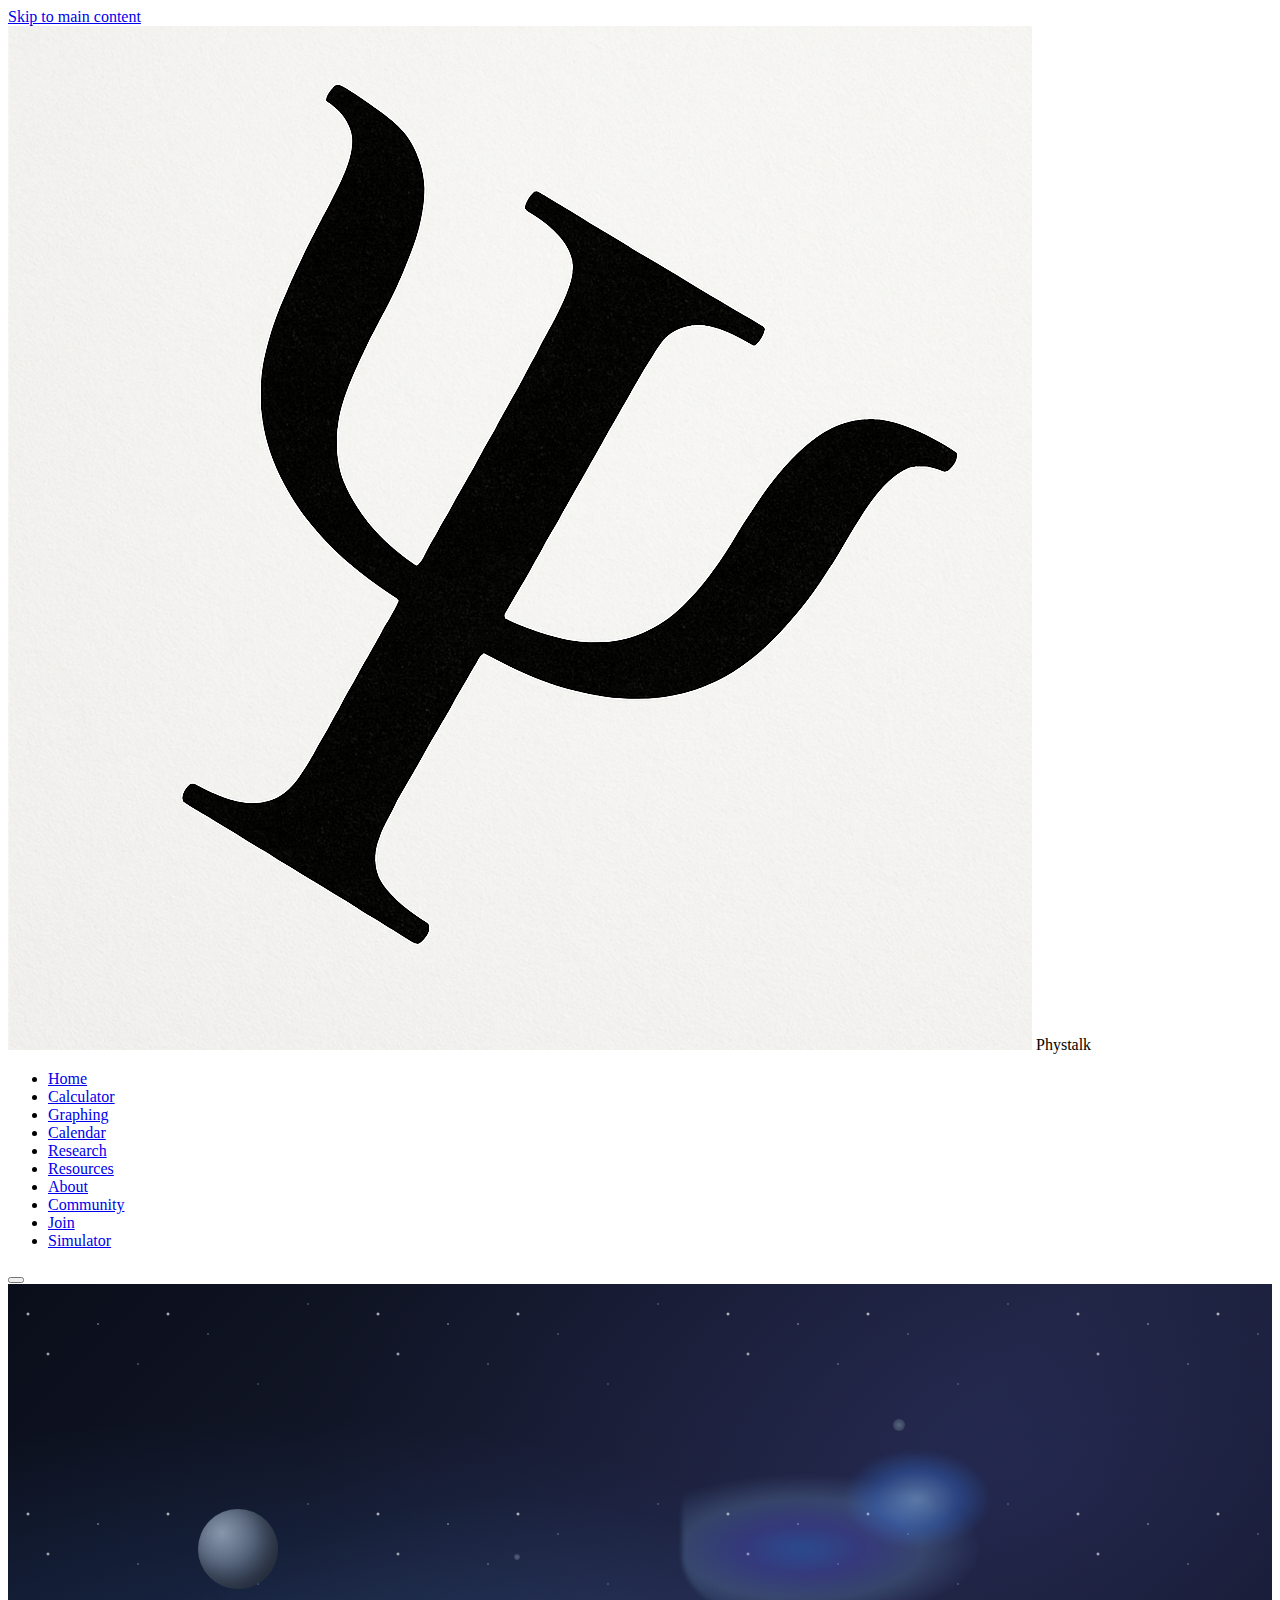
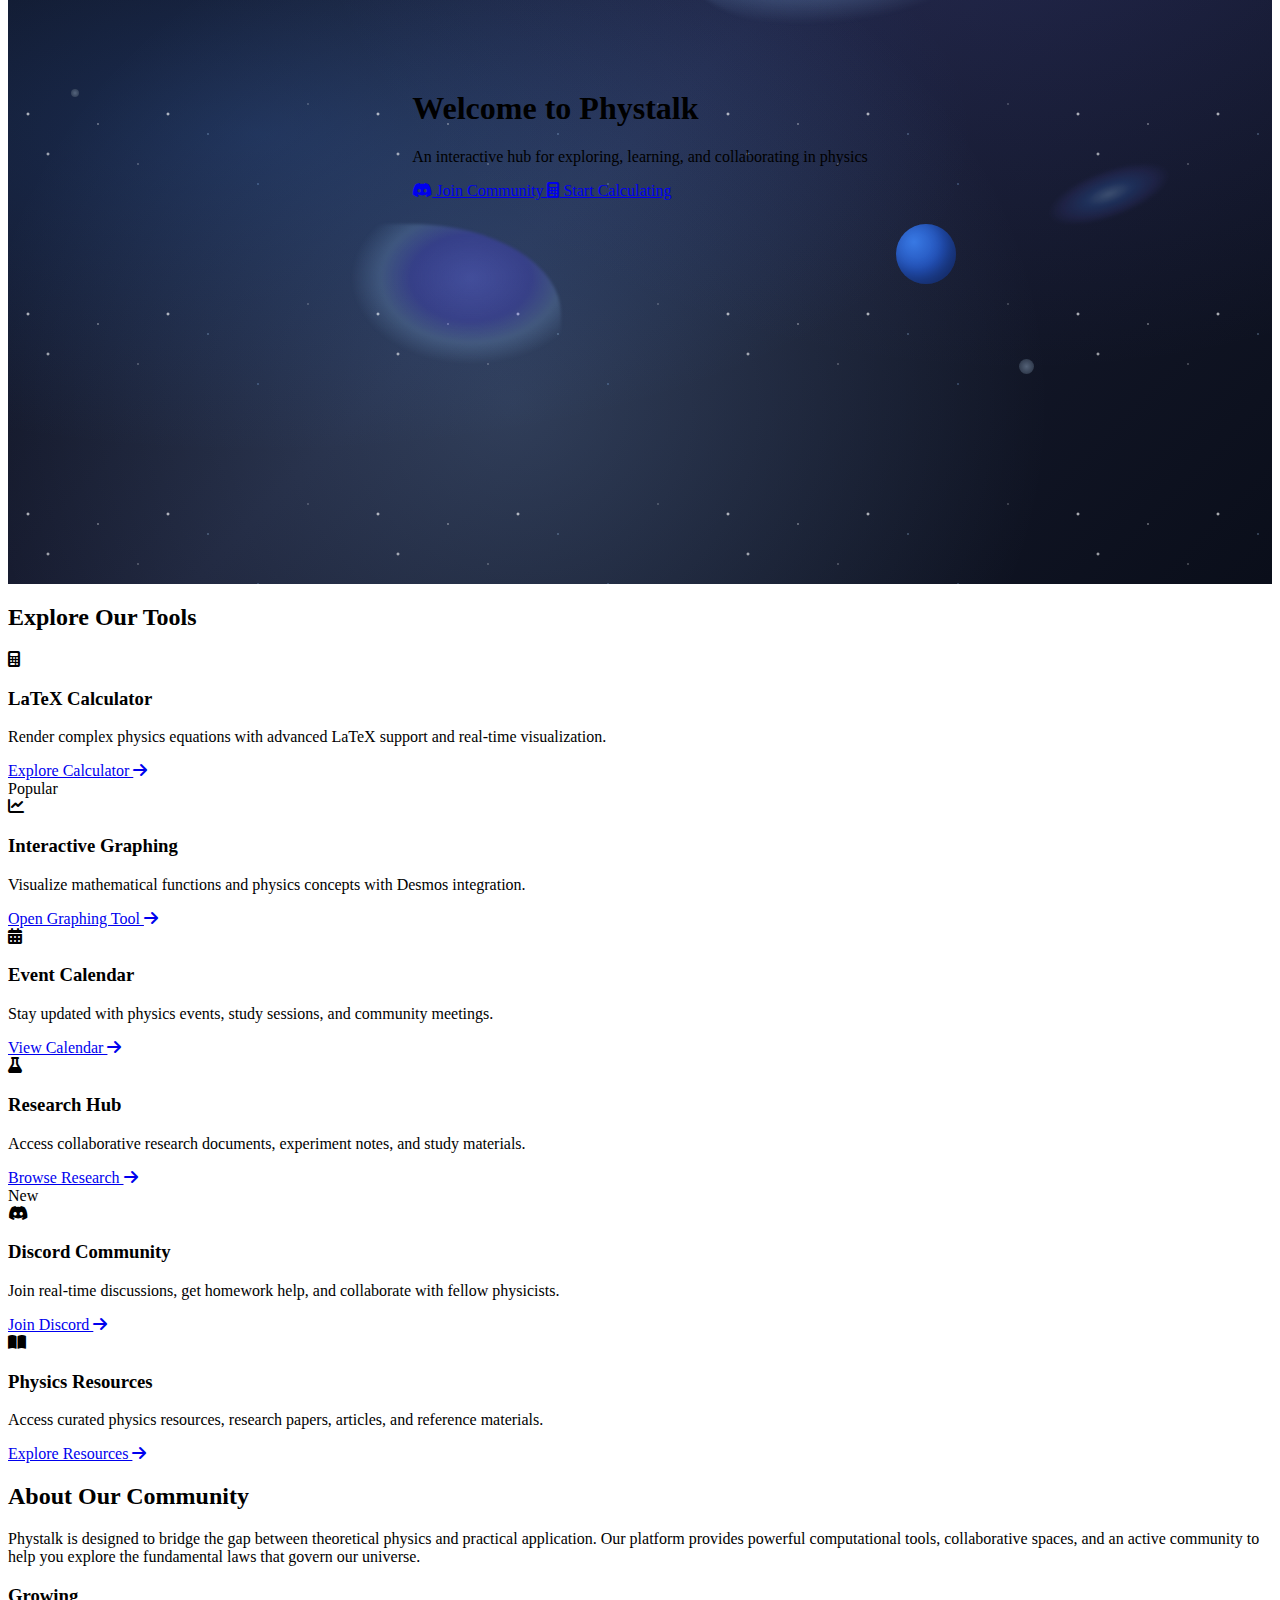
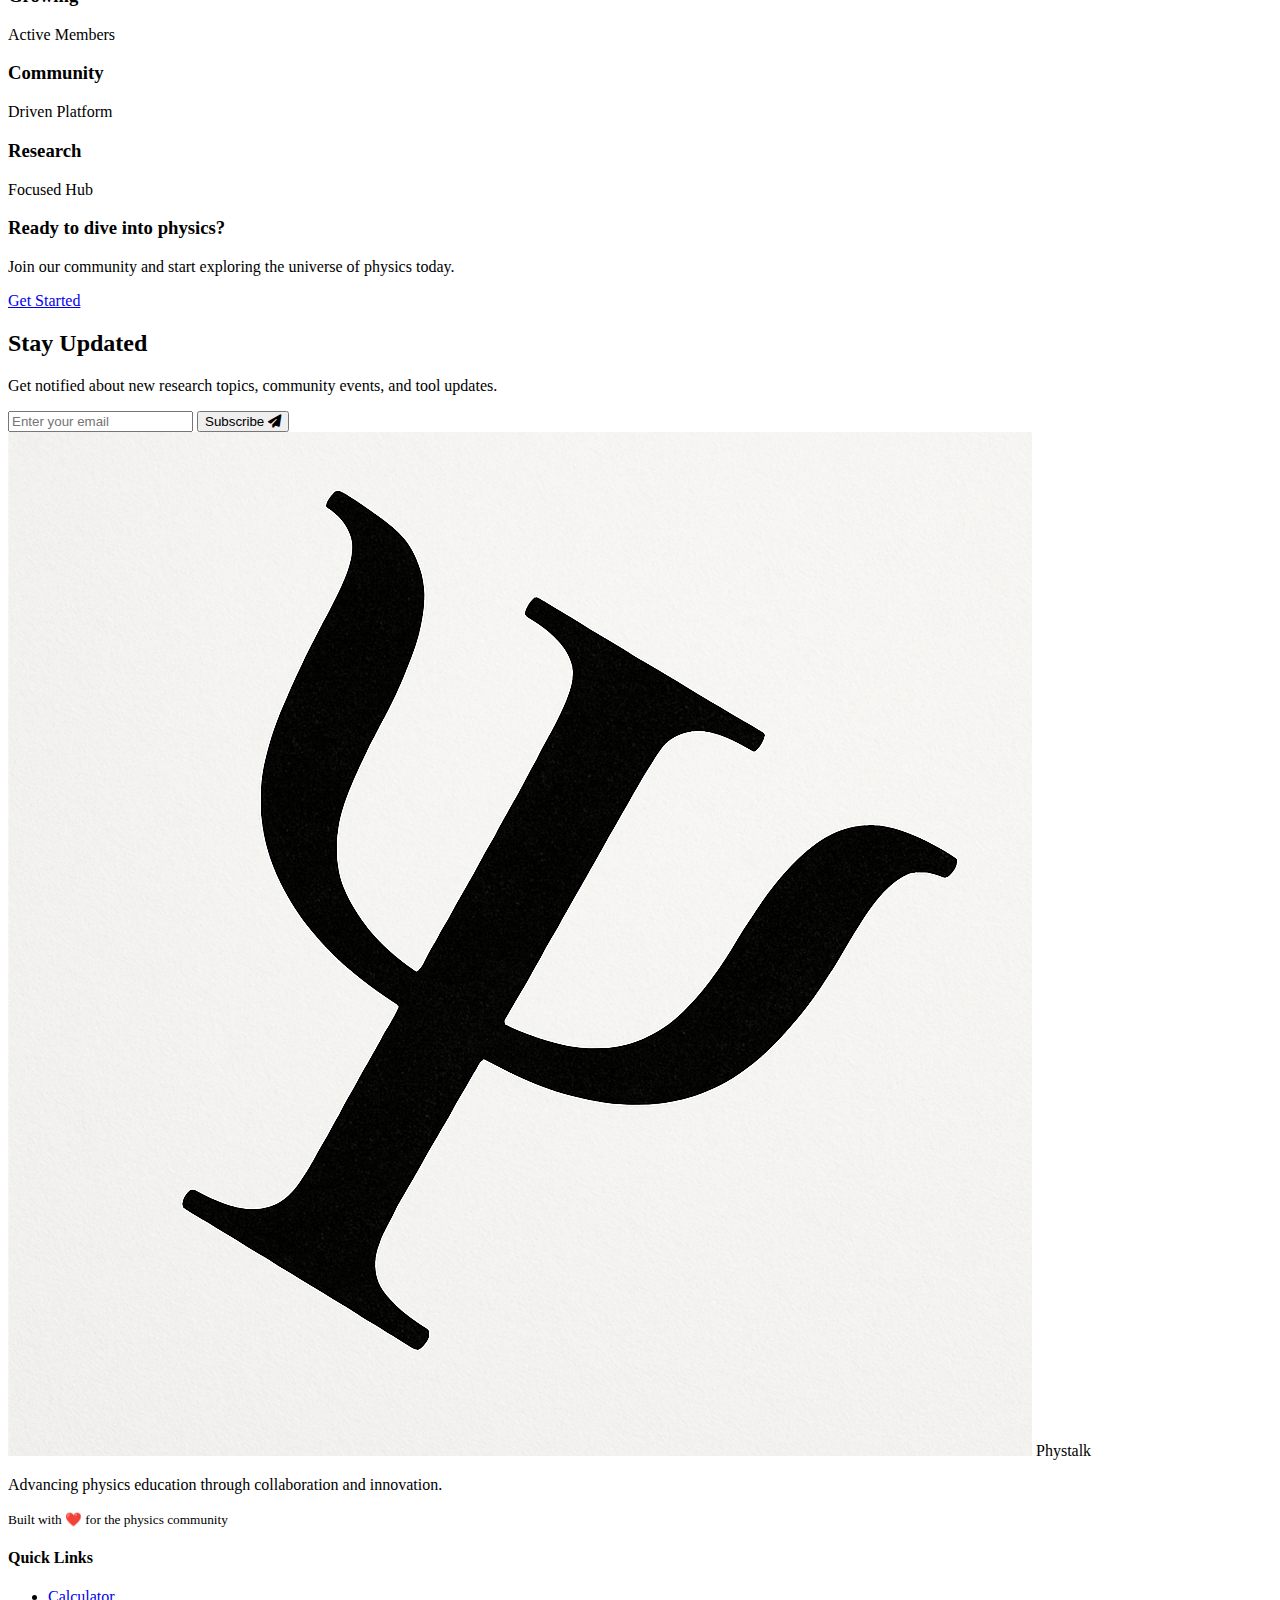
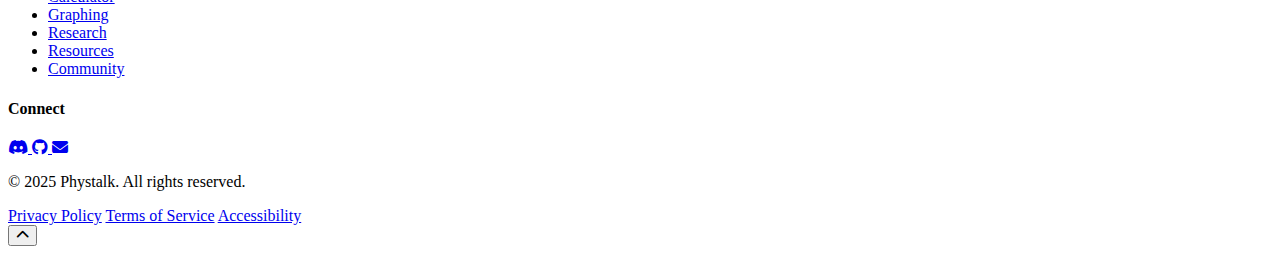
<file: index.html>
<!DOCTYPE html>
<html lang="en">
<head>
    <meta charset="UTF-8">
    <meta name="viewport" content="width=device-width, initial-scale=1.0">
    
    <!-- SEO Meta Tags -->
    <title>Phystalk - Physics Forum | LaTeX Calculator, Research Hub & Community</title>
    <meta name="description" content="Join Phystalk - A comprehensive physics forum with LaTeX equation calculator, interactive graphing, research collaboration, and active Discord community for physics enthusiasts.">
    <meta name="keywords" content="physics forum, LaTeX calculator, physics research, Desmos graphing, physics community, quantum mechanics, physics equations">
    <meta name="author" content="Phystalk Team">
    
    <!-- Open Graph Meta Tags for Social Media -->
    <meta property="og:title" content="Phystalk - Physics Forum & Research Community">
    <meta property="og:description" content="Advanced physics tools, collaborative research, and active community for physics enthusiasts.">
    <meta property="og:type" content="website">
    <meta property="og:url" content="https://adityamuthyala768.github.io/phystalk-github.io/">
    <meta property="og:image" content="https://adityamuthyala768.github.io/phystalk-github.io/logo-psi.png">
    
    <!-- Twitter Card Meta Tags -->
    <meta name="twitter:card" content="summary_large_image">
    <meta name="twitter:title" content="Phystalk - Physics Forum">
    <meta name="twitter:description" content="Advanced physics tools and collaborative research community.">
    
    <!-- Favicon -->
    <link rel="icon" type="image/png" href="logo-psi.png">
    <link rel="apple-touch-icon" href="logo-psi.png">
    
    <!-- Preload Critical Resources -->
    <link rel="preload" href="style.css" as="style">
    <link rel="preload" href="https://fonts.googleapis.com/css2?family=Inter:wght@300;400;500;600;700;800&display=swap" as="style">
    
    <!-- Stylesheets -->
    <link rel="stylesheet" href="style.css">
    <link href="https://fonts.googleapis.com/css2?family=Inter:wght@300;400;500;600;700;800&family=JetBrains+Mono:wght@400;500;600&display=swap" rel="stylesheet">
    <link rel="stylesheet" href="https://cdnjs.cloudflare.com/ajax/libs/font-awesome/6.4.0/css/all.min.css">
    
    <!-- Theme Color -->
    <meta name="theme-color" content="#3b82f6">
    
    <!-- Structured Data -->
    <script type="application/ld+json">
    {
        "@context": "https://schema.org",
        "@type": "WebSite",
        "name": "Phystalk",
        "description": "Physics forum with advanced tools and collaborative research community",
        "url": "https://adityamuthyala768.github.io/phystalk-github.io/",
        "potentialAction": {
            "@type": "SearchAction",
            "target": "https://adityamuthyala768.github.io/phystalk-github.io/resources.html?search={search_term_string}",
            "query-input": "required name=search_term_string"
        }
    }
    </script>

    <style>
        /* Enhanced Space Background Styles - Blue/Grey Theme */
        .hero {
            position: relative;
            height: 100vh;
            display: flex;
            align-items: center;
            justify-content: center;
            overflow: hidden;
        }

        /* Realistic Space Background */
        .space-background {
            position: absolute;
            top: 0;
            left: 0;
            width: 100%;
            height: 100%;
            z-index: -1;
            background: radial-gradient(ellipse at 20% 50%, rgba(59, 130, 246, 0.2) 0%, transparent 50%), 
                        radial-gradient(ellipse at 80% 20%, rgba(99, 102, 241, 0.15) 0%, transparent 50%), 
                        radial-gradient(ellipse at 40% 80%, rgba(147, 197, 253, 0.2) 0%, transparent 50%), 
                        linear-gradient(135deg, #0a0e1a 0%, #1a1f35 50%, #0a0e1a 100%);
        }

        /* Enhanced Star Field with Multiple Layers */
        .star-field {
            position: absolute;
            width: 100%;
            height: 100%;
            background-image: 
                /* Large bright stars */
                radial-gradient(2px 2px at 20px 30px, #ffffff, transparent),
                radial-gradient(2px 2px at 40px 70px, rgba(255, 255, 255, 0.9), transparent),
                radial-gradient(1px 1px at 90px 40px, #ffffff, transparent),
                radial-gradient(1px 1px at 130px 80px, rgba(255, 255, 255, 0.7), transparent),
                radial-gradient(2px 2px at 160px 30px, #ffffff, transparent),
                /* Medium stars */
                radial-gradient(1px 1px at 200px 50px, rgba(173, 216, 255, 0.8), transparent),
                radial-gradient(1px 1px at 250px 100px, rgba(147, 197, 253, 0.8), transparent),
                radial-gradient(1px 1px at 300px 20px, rgba(255, 255, 255, 0.6), transparent),
                /* Small distant stars */
                radial-gradient(0.5px 0.5px at 80px 120px, rgba(255, 255, 255, 0.4), transparent),
                radial-gradient(0.5px 0.5px at 180px 60px, rgba(255, 255, 255, 0.3), transparent),
                radial-gradient(0.5px 0.5px at 320px 140px, rgba(255, 255, 255, 0.4), transparent);
            background-repeat: repeat;
            background-size: 350px 200px;
            animation: twinkle 6s ease-in-out infinite alternate;
        }

        /* Blue Nebula 1 */
        .blue-nebula-1 {
            position: absolute;
            width: 400px;
            height: 250px;
            top: 10%;
            right: 15%;
            background: radial-gradient(ellipse 60% 40% at 30% 70%, 
                        rgba(59, 130, 246, 0.4) 0%, 
                        rgba(99, 102, 241, 0.3) 25%, 
                        rgba(147, 197, 253, 0.2) 50%, 
                        transparent 75%);
            border-radius: 60% 40% 70% 30%;
            filter: blur(2px);
            animation: nebulaPulse 15s ease-in-out infinite alternate;
        }

        .blue-nebula-1::before {
            content: '';
            position: absolute;
            top: 30%;
            left: 40%;
            width: 150px;
            height: 100px;
            background: radial-gradient(ellipse, 
                        rgba(147, 197, 253, 0.5) 0%, 
                        rgba(59, 130, 246, 0.3) 40%, 
                        transparent 70%);
            border-radius: 50%;
            animation: nebulaGlow 10s ease-in-out infinite alternate;
        }

        /* Blue Nebula 2 */
        .blue-nebula-2 {
            position: absolute;
            width: 300px;
            height: 180px;
            bottom: 20%;
            left: 20%;
            background: radial-gradient(ellipse 50% 60% at 70% 30%, 
                        rgba(99, 102, 241, 0.4) 0%, 
                        rgba(79, 70, 229, 0.3) 40%, 
                        rgba(147, 197, 253, 0.2) 60%, 
                        transparent 80%);
            border-radius: 50% 60% 40% 70%;
            filter: blur(1.5px);
            animation: nebulaPulse 12s ease-in-out infinite alternate;
            animation-delay: -5s;
        }

        /* Grey Planet 1 */
        .grey-planet-1 {
            position: absolute;
            width: 80px;
            height: 80px;
            top: 25%;
            left: 15%;
            background: radial-gradient(circle at 30% 30%, 
                        rgba(148, 163, 184, 0.9) 0%, 
                        rgba(100, 116, 139, 0.7) 50%, 
                        rgba(71, 85, 105, 0.5) 100%);
            border-radius: 50%;
            box-shadow: inset -10px -10px 20px rgba(0, 0, 0, 0.4);
            animation: planetFloat 12s ease-in-out infinite;
        }

        /* Blue Planet */
        .blue-planet {
            position: absolute;
            width: 60px;
            height: 60px;
            top: 60%;
            right: 25%;
            background: radial-gradient(circle at 30% 30%, 
                        rgba(59, 130, 246, 0.9) 0%, 
                        rgba(37, 99, 235, 0.7) 50%, 
                        rgba(29, 78, 216, 0.5) 100%);
            border-radius: 50%;
            box-shadow: inset -8px -8px 15px rgba(0, 0, 0, 0.3);
            animation: planetFloat 15s ease-in-out infinite;
            animation-delay: -7s;
        }

        /* Asteroid Field */
        .asteroid {
            position: absolute;
            background: radial-gradient(circle, 
                        rgba(100, 116, 139, 0.8) 0%, 
                        rgba(71, 85, 105, 0.6) 70%, 
                        transparent 100%);
            border-radius: 50%;
            animation: asteroidDrift 20s linear infinite;
        }

        .asteroid-1 {
            width: 12px;
            height: 12px;
            top: 15%;
            left: 70%;
            animation-delay: 0s;
        }

        .asteroid-2 {
            width: 8px;
            height: 8px;
            top: 45%;
            left: 5%;
            animation-delay: -5s;
        }

        .asteroid-3 {
            width: 15px;
            height: 15px;
            top: 75%;
            left: 80%;
            animation-delay: -10s;
        }

        .asteroid-4 {
            width: 6px;
            height: 6px;
            top: 30%;
            left: 40%;
            animation-delay: -15s;
        }

        /* Distant Galaxy */
        .distant-galaxy {
            position: absolute;
            width: 200px;
            height: 120px;
            top: 50%;
            right: 5%;
            background: radial-gradient(ellipse 40% 25% at 50% 50%, 
                        rgba(147, 197, 253, 0.3) 0%, 
                        rgba(59, 130, 246, 0.2) 30%, 
                        rgba(99, 102, 241, 0.1) 60%, 
                        transparent 80%);
            border-radius: 50%;
            filter: blur(1px);
            animation: galaxyRotate 40s linear infinite;
            transform: rotate(-20deg);
        }

        /* Animation Keyframes */
        @keyframes nebulaPulse {
            0% { opacity: 0.4; transform: scale(1); }
            100% { opacity: 0.8; transform: scale(1.05); }
        }

        @keyframes nebulaGlow {
            0% { opacity: 0.3; }
            100% { opacity: 0.7; }
        }

        @keyframes planetFloat {
            0%, 100% { transform: translateY(0px); }
            50% { transform: translateY(-15px); }
        }

        @keyframes asteroidDrift {
            0% { transform: translateX(0) translateY(0) rotate(0deg); }
            25% { transform: translateX(10px) translateY(-5px) rotate(90deg); }
            50% { transform: translateX(-5px) translateY(-10px) rotate(180deg); }
            75% { transform: translateX(-10px) translateY(5px) rotate(270deg); }
            100% { transform: translateX(0) translateY(0) rotate(360deg); }
        }

        @keyframes galaxyRotate {
            0% { transform: rotate(-20deg); }
            100% { transform: rotate(340deg); }
        }

        @keyframes twinkle {
            0%, 100% { opacity: 0.8; }
            50% { opacity: 0.4; }
        }

        /* Mobile Responsive Adjustments */
        @media (max-width: 768px) {
            .blue-nebula-1 {
                width: 250px;
                height: 150px;
                right: 10%;
            }

            .blue-nebula-2 {
                width: 200px;
                height: 120px;
                left: 15%;
            }

            .grey-planet-1 {
                width: 60px;
                height: 60px;
                left: 10%;
            }

            .blue-planet {
                width: 45px;
                height: 45px;
                right: 15%;
            }

            .distant-galaxy {
                width: 150px;
                height: 90px;
            }
        }

        @media (max-width: 480px) {
            .blue-nebula-1 {
                width: 180px;
                height: 100px;
            }

            .blue-nebula-2 {
                width: 150px;
                height: 90px;
            }

            .asteroid {
                display: none;
            }
        }
    </style>
</head>
<body>
    <!-- Skip to main content for accessibility -->
    <a href="#main-content" class="skip-link">Skip to main content</a>
    
    <!-- Loading Spinner -->
    <div id="loading-spinner" class="loading-spinner">
        <div class="spinner"></div>
        <p>Loading Phystalk...</p>
    </div>

    <!-- Header -->
    <header class="header" role="banner">
        <nav class="navbar" role="navigation" aria-label="Main navigation">
            <div class="logo">
                <img src="logo-psi.png" alt="Phystalk Logo - Tilted Psi Symbol" class="logo-img" loading="eager">
                <span class="logo-text">Phystalk</span>
            </div>
            <ul class="nav-menu" role="menubar">
                <li role="none"><a href="index.html" class="nav-link active" role="menuitem" aria-current="page">Home</a></li>
                <li role="none"><a href="equation.html" class="nav-link" role="menuitem">Calculator</a></li>
                <li role="none"><a href="desmos.html" class="nav-link" role="menuitem">Graphing</a></li>
                <li role="none"><a href="calendar.html" class="nav-link" role="menuitem">Calendar</a></li>
                <li role="none"><a href="research.html" class="nav-link" role="menuitem">Research</a></li>
                <li role="none"><a href="resources.html" class="nav-link" role="menuitem">Resources</a></li>
                <li role="none"><a href="about.html" class="nav-link">About</a></li>
                <li role="none"><a href="discord.html" class="nav-link" role="menuitem">Community</a></li>
                <li><a href="join.html" class="nav-link">Join</a></li>
                <li><a href="simulator.html" class="nav-link">Simulator</a></li>
            </ul>
            <button class="hamburger" aria-label="Toggle navigation menu" aria-expanded="false">
                <span class="bar"></span>
                <span class="bar"></span>
                <span class="bar"></span>
            </button>
        </nav>
    </header>

    <!-- Main Content -->
    <main class="main-content" id="main-content" role="main">
        <!-- Hero Section with Blue/Grey Space Background -->
        <section class="hero" aria-labelledby="hero-title">
            <div class="space-background" aria-hidden="true">
                <div class="star-field"></div>
                <div class="blue-nebula-1"></div>
                <div class="blue-nebula-2"></div>
                <div class="grey-planet-1"></div>
                <div class="blue-planet"></div>
                <div class="asteroid asteroid-1"></div>
                <div class="asteroid asteroid-2"></div>
                <div class="asteroid asteroid-3"></div>
                <div class="asteroid asteroid-4"></div>
                <div class="distant-galaxy"></div>
            </div>
            
            <div class="hero-content">
                <h1 class="hero-title" id="hero-title">Welcome to Phystalk</h1>
                <p class="hero-subtitle">An interactive hub for exploring, learning, and collaborating in physics</p>
                <div class="cta-buttons">
                    <a href="discord.html" class="btn btn-primary" role="button">
                        <i class="fab fa-discord" aria-hidden="true"></i>
                        Join Community
                    </a>
                    <a href="equation.html" class="btn btn-secondary" role="button">
                        <i class="fas fa-calculator" aria-hidden="true"></i>
                        Start Calculating
                    </a>
                </div>
            </div>
        </section>

        <!-- Features Grid -->
        <section class="features" aria-labelledby="features-title">
            <div class="container">
                <h2 class="section-title" id="features-title">Explore Our Tools</h2>
                <div class="features-grid">
                    <article class="feature-card" data-category="calculator">
                        <div class="feature-icon" aria-hidden="true">
                            <i class="fas fa-calculator"></i>
                        </div>
                        <h3 class="feature-title">LaTeX Calculator</h3>
                        <p class="feature-description">Render complex physics equations with advanced LaTeX support and real-time visualization.</p>
                        <a href="equation.html" class="feature-link" aria-label="Explore LaTeX Calculator">
                            Explore Calculator
                            <i class="fas fa-arrow-right" aria-hidden="true"></i>
                        </a>
                        <div class="feature-badge popular">Popular</div>
                    </article>

                    <article class="feature-card" data-category="graphing">
                        <div class="feature-icon" aria-hidden="true">
                            <i class="fas fa-chart-line"></i>
                        </div>
                        <h3 class="feature-title">Interactive Graphing</h3>
                        <p class="feature-description">Visualize mathematical functions and physics concepts with Desmos integration.</p>
                        <a href="desmos.html" class="feature-link" aria-label="Open Graphing Tool">
                            Open Graphing Tool
                            <i class="fas fa-arrow-right" aria-hidden="true"></i>
                        </a>
                    </article>

                    <article class="feature-card" data-category="calendar">
                        <div class="feature-icon" aria-hidden="true">
                            <i class="fas fa-calendar-alt"></i>
                        </div>
                        <h3 class="feature-title">Event Calendar</h3>
                        <p class="feature-description">Stay updated with physics events, study sessions, and community meetings.</p>
                        <a href="calendar.html" class="feature-link" aria-label="View Event Calendar">
                            View Calendar
                            <i class="fas fa-arrow-right" aria-hidden="true"></i>
                        </a>
                    </article>

                    <article class="feature-card" data-category="research">
                        <div class="feature-icon" aria-hidden="true">
                            <i class="fas fa-flask"></i>
                        </div>
                        <h3 class="feature-title">Research Hub</h3>
                        <p class="feature-description">Access collaborative research documents, experiment notes, and study materials.</p>
                        <a href="research.html" class="feature-link" aria-label="Browse Research Hub">
                            Browse Research
                            <i class="fas fa-arrow-right" aria-hidden="true"></i>
                        </a>
                        <div class="feature-badge new">New</div>
                    </article>

                    <article class="feature-card" data-category="community">
                        <div class="feature-icon" aria-hidden="true">
                            <i class="fab fa-discord"></i>
                        </div>
                        <h3 class="feature-title">Discord Community</h3>
                        <p class="feature-description">Join real-time discussions, get homework help, and collaborate with fellow physicists.</p>
                        <a href="discord.html" class="feature-link" aria-label="Join Discord Community">
                            Join Discord
                            <i class="fas fa-arrow-right" aria-hidden="true"></i>
                        </a>
                    </article>

                    <article class="feature-card" data-category="resources">
                        <div class="feature-icon" aria-hidden="true">
                            <i class="fas fa-book-open"></i>
                        </div>
                        <h3 class="feature-title">Physics Resources</h3>
                        <p class="feature-description">Access curated physics resources, research papers, articles, and reference materials.</p>
                        <a href="resources.html" class="feature-link" aria-label="Explore Physics Resources">
                            Explore Resources
                            <i class="fas fa-arrow-right" aria-hidden="true"></i>
                        </a>
                    </article>
                </div>
            </div>
        </section>

        <!-- About Section -->
        <section class="about" aria-labelledby="about-title">
            <div class="container">
                <div class="about-content">
                    <h2 class="section-title" id="about-title">About Our Community</h2>
                    <p class="about-text">
                        Phystalk is designed to bridge the gap between theoretical physics and practical application. 
                        Our platform provides powerful computational tools, collaborative spaces, and an active community 
                        to help you explore the fundamental laws that govern our universe.
                    </p>
                    
                    <!-- Enhanced Stats -->
                    <div class="stats" role="group" aria-label="Community achievements">
                        <div class="stat">
                            <h3 aria-label="Growing community">Growing</h3>
                            <p>Active Members</p>
                        </div>
                        <div class="stat">
                            <h3 aria-label="Community driven">Community</h3>
                            <p>Driven Platform</p>
                        </div>
                        <div class="stat">
                            <h3 aria-label="Research focused">Research</h3>
                            <p>Focused Hub</p>
                        </div>
                    </div>
                    
                    <!-- Call to Action -->
                    <div class="about-cta">
                        <h3>Ready to dive into physics?</h3>
                        <p>Join our community and start exploring the universe of physics today.</p>
                        <a href="discord.html" class="btn btn-primary">Get Started</a>
                    </div>
                </div>
            </div>
        </section>

        <!-- Newsletter Signup -->
        <section class="newsletter" aria-labelledby="newsletter-title">
            <div class="container">
                <div class="newsletter-content">
                    <h2 id="newsletter-title">Stay Updated</h2>
                    <p>Get notified about new research topics, community events, and tool updates.</p>
                    <form class="newsletter-form" id="newsletter-form" novalidate>
                        <div class="form-group">
                            <label for="email" class="sr-only">Email address</label>
                            <input type="email" id="email" name="email" placeholder="Enter your email" required aria-describedby="email-error">
                            <button type="submit" class="btn btn-primary">
                                <span>Subscribe</span>
                                <i class="fas fa-paper-plane" aria-hidden="true"></i>
                            </button>
                        </div>
                        <div id="email-error" class="error-message" role="alert" aria-live="polite"></div>
                        <div id="success-message" class="success-message" role="alert" aria-live="polite"></div>
                    </form>
                </div>
            </div>
        </section>
    </main>

    <!-- Footer -->
    <footer class="footer" role="contentinfo">
        <div class="container">
            <div class="footer-content">
                <div class="footer-section">
                    <div class="logo">
                        <img src="logo-psi.png" alt="Phystalk Logo" class="logo-img" loading="lazy">
                        <span class="logo-text">Phystalk</span>
                    </div>
                    <p>Advancing physics education through collaboration and innovation.</p>
                    <div class="footer-stats">
                        <small>Built with ❤️ for the physics community</small>
                    </div>
                </div>
                <div class="footer-section">
                    <h4>Quick Links</h4>
                    <ul>
                        <li><a href="equation.html">Calculator</a></li>
                        <li><a href="desmos.html">Graphing</a></li>
                        <li><a href="research.html">Research</a></li>
                        <li><a href="resources.html">Resources</a></li>
                        <li><a href="discord.html">Community</a></li>
                    </ul>
                </div>
                <div class="footer-section">
                    <h4>Connect</h4>
                    <div class="social-links">
                        <a href="discord.html" class="social-link" aria-label="Join our Discord community">
                            <i class="fab fa-discord" aria-hidden="true"></i>
                        </a>
                        <a href="https://github.com/adityamuthyala768/phystalk-github.io" class="social-link" aria-label="View source code on GitHub" target="_blank" rel="noopener">
                            <i class="fab fa-github" aria-hidden="true"></i>
                        </a>
                        <a href="mailto:contact@phystalk.com" class="social-link" aria-label="Send us an email">
                            <i class="fas fa-envelope" aria-hidden="true"></i>
                        </a>
                    </div>
                </div>
            </div>
            <div class="footer-bottom">
                <p>&copy; 2025 Phystalk. All rights reserved.</p>
                <div class="footer-links">
                    <a href="#" onclick="showPrivacyPolicy()">Privacy Policy</a>
                    <a href="#" onclick="showTerms()">Terms of Service</a>
                    <a href="#" onclick="showAccessibility()">Accessibility</a>
                </div>
            </div>
        </div>
    </footer>

    <!-- Back to Top Button -->
    <button class="back-to-top" id="backToTop" aria-label="Back to top" title="Back to top">
        <i class="fas fa-chevron-up" aria-hidden="true"></i>
    </button>

    <!-- Scripts -->
    <script src="script.js" defer></script>
    
    <script>
        // Enhanced loading and performance
        window.addEventListener('load', function() {
            document.getElementById('loading-spinner').style.display = 'none';
            document.body.classList.add('loaded');
            
            // Initialize scroll effects
            initScrollEffects();
        });

        // Enhanced scroll effects
        function initScrollEffects() {
            const backToTop = document.getElementById('backToTop');
            
            window.addEventListener('scroll', () => {
                if (window.pageYOffset > 300) {
                    backToTop.classList.add('visible');
                } else {
                    backToTop.classList.remove('visible');
                }
            });
            
            backToTop.addEventListener('click', () => {
                window.scrollTo({ top: 0, behavior: 'smooth' });
            });
        }

        // Newsletter form handling
        document.getElementById('newsletter-form').addEventListener('submit', function(e) {
            e.preventDefault();
            const email = document.getElementById('email').value;
            const errorEl = document.getElementById('email-error');
            const successEl = document.getElementById('success-message');
            
            // Basic email validation
            if (!email || !email.includes('@')) {
                errorEl.textContent = 'Please enter a valid email address';
                errorEl.style.display = 'block';
                successEl.style.display = 'none';
                return;
            }
            
            // Simulate subscription (replace with actual service)
            errorEl.style.display = 'none';
            successEl.textContent = 'Thanks for subscribing! We\'ll keep you updated.';
            successEl.style.display = 'block';
            document.getElementById('email').value = '';
            
            // Hide success message after 5 seconds
            setTimeout(() => {
                successEl.style.display = 'none';
            }, 5000);
        });

        // Placeholder functions for footer links
        function showPrivacyPolicy() {
            alert('Privacy Policy: We respect your privacy and don\'t collect personal data without consent.');
        }
        
        function showTerms() {
            alert('Terms of Service: Use our tools responsibly and respect the community guidelines.');
        }
        
        function showAccessibility() {
            alert('Accessibility: We strive to make our site accessible to all users. Contact us if you encounter any barriers.');
        }

        // Enhanced hamburger menu
        document.addEventListener('DOMContentLoaded', function() {
            const hamburger = document.querySelector('.hamburger');
            const navMenu = document.querySelector('.nav-menu');

            if (hamburger && navMenu) {
                hamburger.addEventListener('click', () => {
                    const isExpanded = hamburger.getAttribute('aria-expanded') === 'true';
                    hamburger.setAttribute('aria-expanded', !isExpanded);
                    hamburger.classList.toggle('active');
                    navMenu.classList.toggle('active');
                });

                document.querySelectorAll('.nav-link').forEach(link => {
                    link.addEventListener('click', () => {
                        hamburger.setAttribute('aria-expanded', 'false');
                        hamburger.classList.remove('active');
                        navMenu.classList.remove('active');
                    });
                });
            }
        });
    </script>
</body>
</html>
</file>
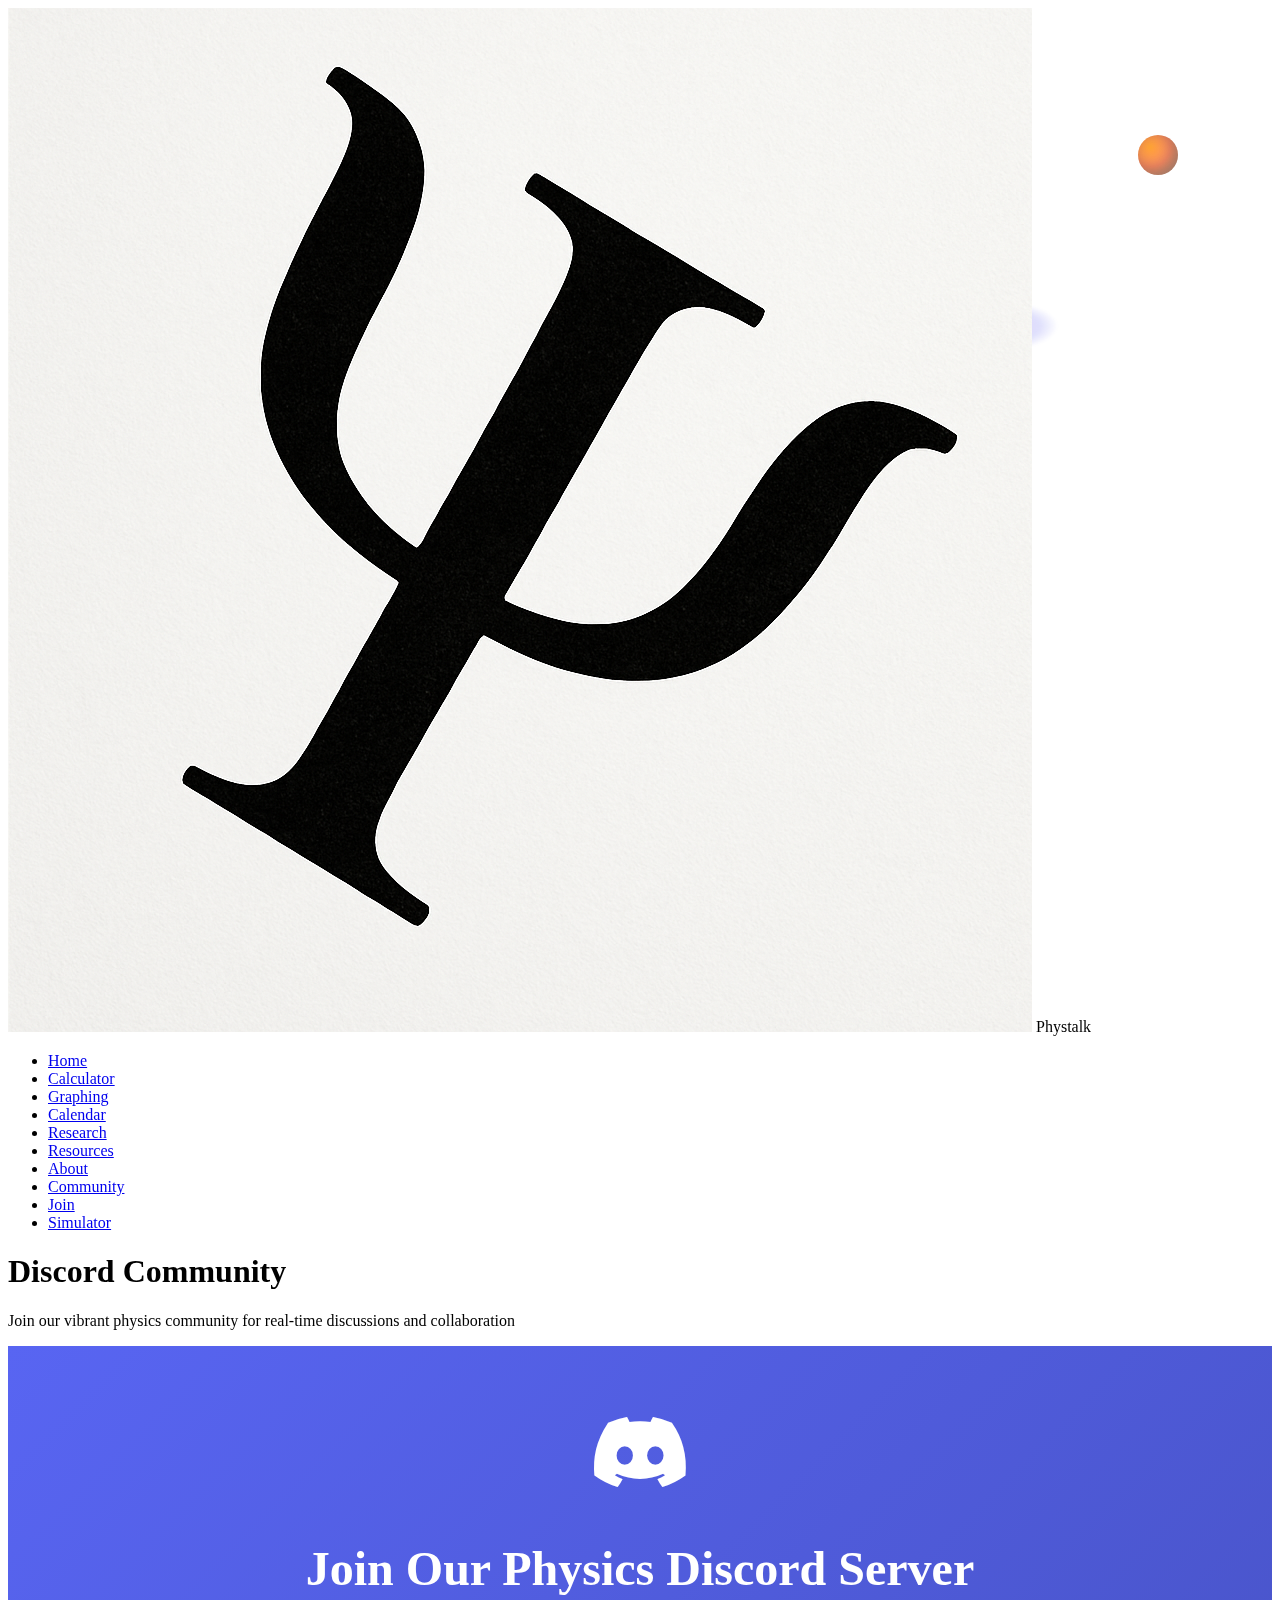
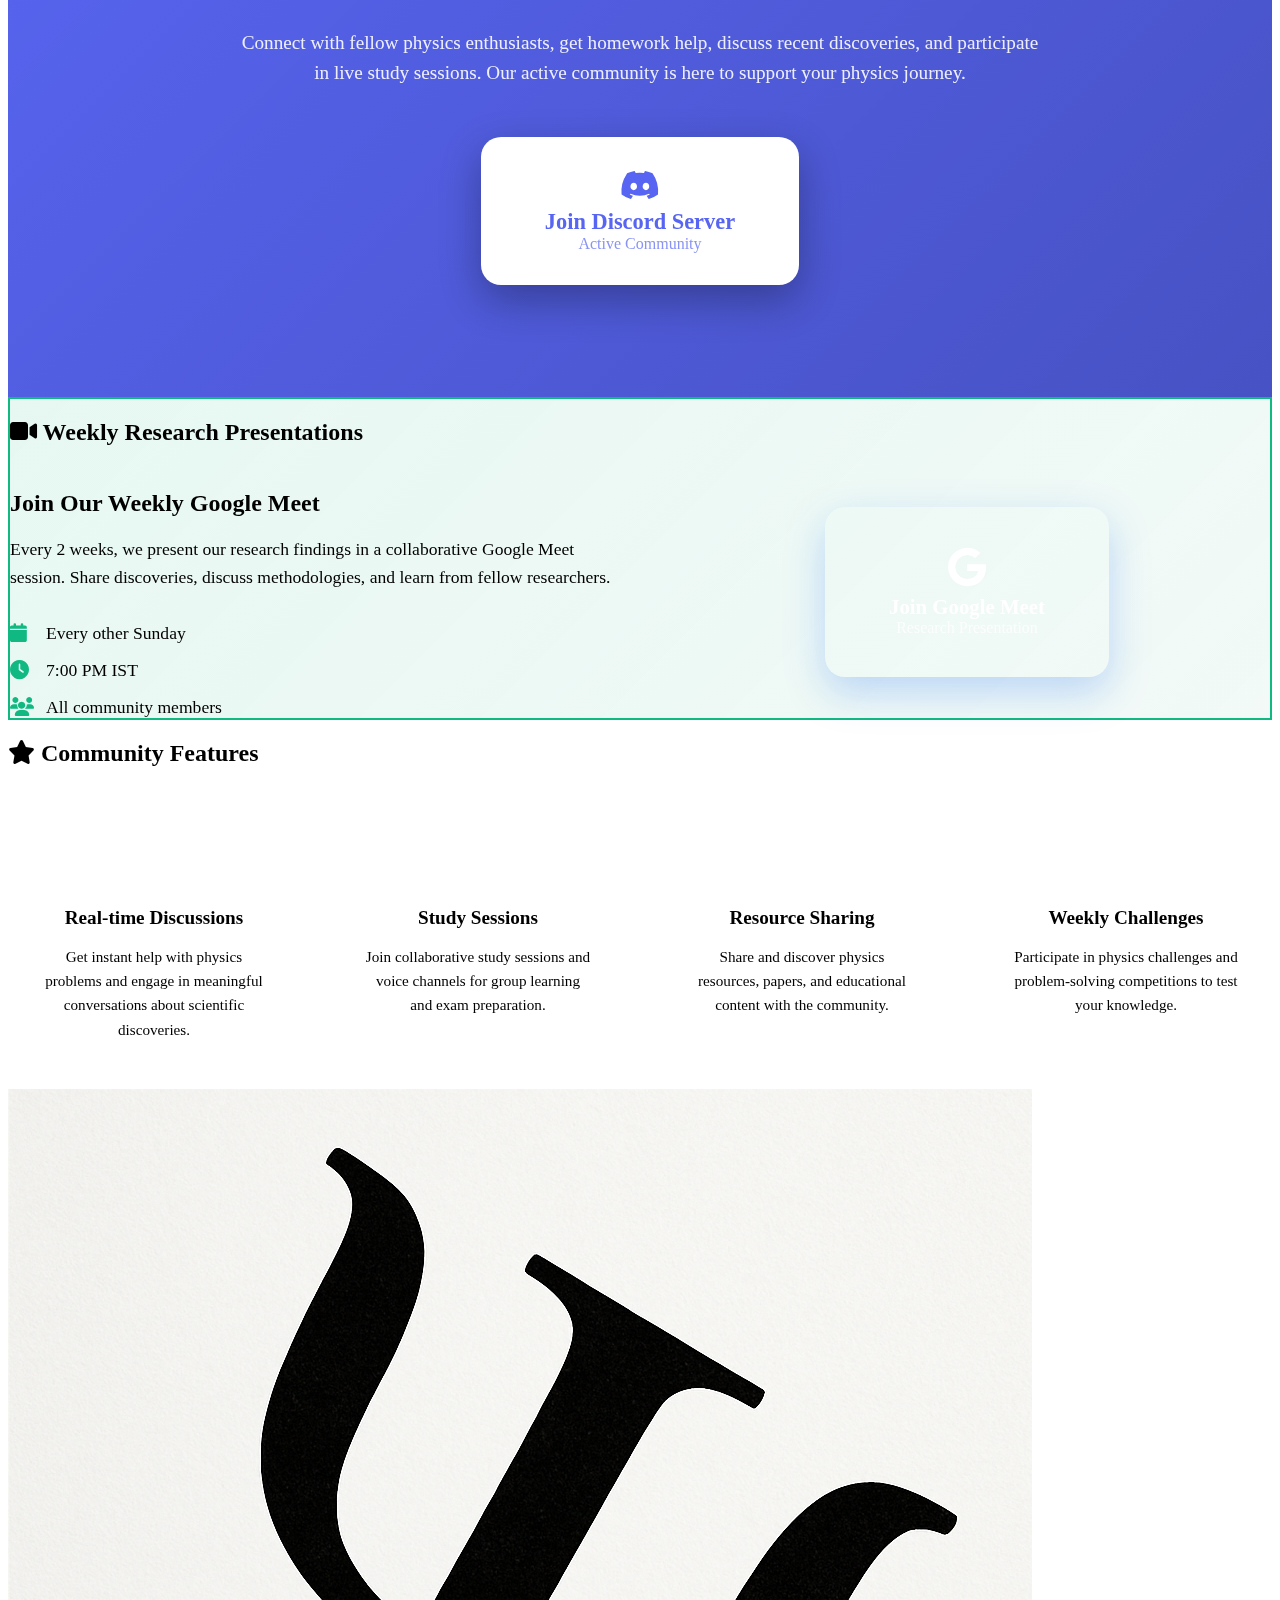
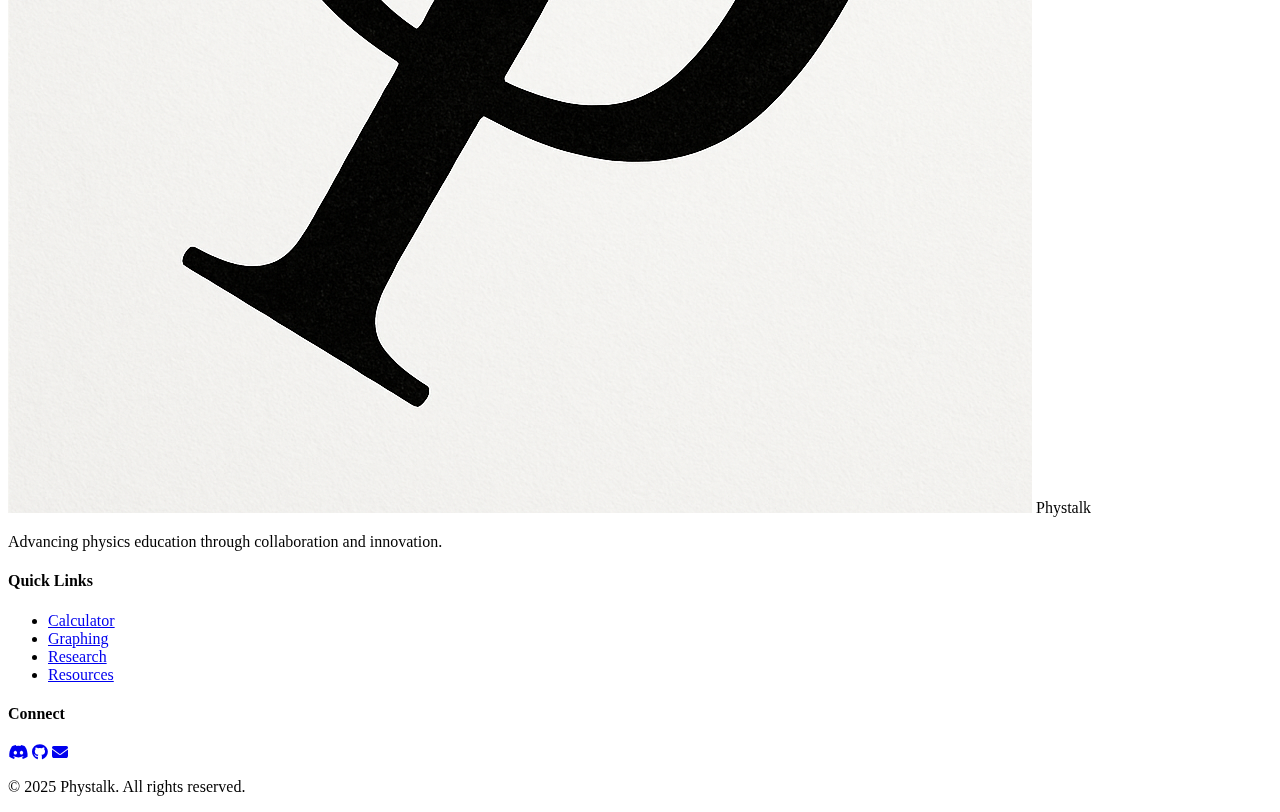
<file: discord.html>
<!DOCTYPE html>
<html lang="en">
<head>
    <meta charset="UTF-8">
    <meta name="viewport" content="width=device-width, initial-scale=1.0">
    <title>Discord Community - Phystalk</title>
    <link rel="stylesheet" href="style.css">
    <link href="https://fonts.googleapis.com/css2?family=Inter:wght@300;400;500;600;700;800&family=JetBrains+Mono:wght@400;500;600&display=swap" rel="stylesheet">
    <link rel="stylesheet" href="https://cdnjs.cloudflare.com/ajax/libs/font-awesome/6.4.0/css/all.min.css">
</head>
<body>
    <!-- Add space background elements to all pages -->
    <div class="page-space-background">
        <div class="floating-planet planet-1"></div>
        <div class="floating-planet planet-2"></div>
        <div class="floating-nebula nebula-1"></div>
        <div class="floating-nebula nebula-2"></div>
        <div class="cosmic-dust"></div>
        <div class="distant-stars"></div>
    </div>

    <header class="header">
        <nav class="navbar">
            <div class="logo">
                <img src="logo-psi.png" alt="Phystalk Logo" class="logo-img">
                <span class="logo-text">Phystalk</span>
            </div>
            <ul class="nav-menu">
                <li><a href="index.html" class="nav-link">Home</a></li>
                <li><a href="equation.html" class="nav-link">Calculator</a></li>
                <li><a href="desmos.html" class="nav-link">Graphing</a></li>
                <li><a href="calendar.html" class="nav-link">Calendar</a></li>
                <li><a href="research.html" class="nav-link">Research</a></li>
                <li><a href="resources.html" class="nav-link">Resources</a></li>
                <li><a href="about.html" class="nav-link">About</a></li>
                <li><a href="discord.html" class="nav-link active">Community</a></li>
                <li><a href="join.html" class="nav-link">Join</a></li>
                <li><a href="simulator.html" class="nav-link">Simulator</a></li>
                
            </ul>
            <div class="hamburger">
                <span class="bar"></span>
                <span class="bar"></span>
                <span class="bar"></span>
            </div>
        </nav>
    </header>

    <main class="main-content">
        <div class="page-container">
            <div class="page-header">
                <h1 class="page-title">Discord Community</h1>
                <p class="page-subtitle">Join our vibrant physics community for real-time discussions and collaboration</p>
            </div>

            <!-- Join Discord Section -->
            <div class="content-section discord-hero">
                <div class="discord-content">
                    <div class="discord-info">
                        <div class="discord-logo">
                            <i class="fab fa-discord"></i>
                        </div>
                        <h2>Join Our Physics Discord Server</h2>
                        <p>Connect with fellow physics enthusiasts, get homework help, discuss recent discoveries, and participate in live study sessions. Our active community is here to support your physics journey.</p>
                        
                        <a href="https://discord.gg/YBfekhhZ" target="_blank" class="discord-btn-large">
                            <i class="fab fa-discord"></i>
                            Join Discord Server
                            <span class="btn-subtitle">Active Community</span>
                        </a>
                    </div>
                </div>
            </div>

            <!-- Google Meet Section -->
            <div class="content-section meet-section">
                <h2 class="section-title">
                    <i class="fas fa-video"></i>
                    Weekly Research Presentations
                </h2>
                <div class="meet-container">
                    <div class="meet-info">
                        <h3>Join Our Weekly Google Meet</h3>
                        <p>Every 2 weeks, we present our research findings in a collaborative Google Meet session. Share discoveries, discuss methodologies, and learn from fellow researchers.</p>
                        <div class="meet-schedule">
                            <div class="schedule-item">
                                <i class="fas fa-calendar"></i>
                                <span>Every other Sunday</span>
                            </div>
                            <div class="schedule-item">
                                <i class="fas fa-clock"></i>
                                <span>7:00 PM IST</span>
                            </div>
                            <div class="schedule-item">
                                <i class="fas fa-users"></i>
                                <span>All community members</span>
                            </div>
                        </div>
                    </div>
                    <div class="meet-actions">
                        <a href="https://meet.google.com/qzt-byha-obn" target="_blank" class="meet-btn-large">
                            <i class="fab fa-google"></i>
                            Join Google Meet
                            <span class="meet-subtitle">Research Presentation</span>
                        </a>
                    </div>
                </div>
            </div>

            <!-- Community Features -->
            <div class="content-section community-features">
                <h2 class="section-title">
                    <i class="fas fa-star"></i>
                    Community Features
                </h2>
                <div class="features-grid">
                    <div class="feature-item">
                        <div class="feature-icon">
                            <i class="fas fa-comments"></i>
                        </div>
                        <h3>Real-time Discussions</h3>
                        <p>Get instant help with physics problems and engage in meaningful conversations about scientific discoveries.</p>
                    </div>
                    <div class="feature-item">
                        <div class="feature-icon">
                            <i class="fas fa-chalkboard-teacher"></i>
                        </div>
                        <h3>Study Sessions</h3>
                        <p>Join collaborative study sessions and voice channels for group learning and exam preparation.</p>
                    </div>
                    <div class="feature-item">
                        <div class="feature-icon">
                            <i class="fas fa-share-alt"></i>
                        </div>
                        <h3>Resource Sharing</h3>
                        <p>Share and discover physics resources, papers, and educational content with the community.</p>
                    </div>
                    <div class="feature-item">
                        <div class="feature-icon">
                            <i class="fas fa-trophy"></i>
                        </div>
                        <h3>Weekly Challenges</h3>
                        <p>Participate in physics challenges and problem-solving competitions to test your knowledge.</p>
                    </div>
                </div>
            </div>
        </div>
    </main>

    <footer class="footer">
        <div class="container">
            <div class="footer-content">
                <div class="footer-section">
                    <div class="logo">
                        <img src="logo-psi.png" alt="Phystalk Logo" class="logo-img">
                        <span class="logo-text">Phystalk</span>
                    </div>
                    <p>Advancing physics education through collaboration and innovation.</p>
                </div>
                <div class="footer-section">
                    <h4>Quick Links</h4>
                    <ul>
                        <li><a href="equation.html">Calculator</a></li>
                        <li><a href="desmos.html">Graphing</a></li>
                        <li><a href="research.html">Research</a></li>
                        <li><a href="resources.html">Resources</a></li>
                    </ul>
                </div>
                <div class="footer-section">
                    <h4>Connect</h4>
                    <div class="social-links">
                        <a href="discord.html" class="social-link"><i class="fab fa-discord"></i></a>
                        <a href="#" class="social-link"><i class="fab fa-github"></i></a>
                        <a href="#" class="social-link"><i class="fas fa-envelope"></i></a>
                    </div>
                </div>
            </div>
            <div class="footer-bottom">
                <p>&copy; 2025 Phystalk. All rights reserved.</p>
            </div>
        </div>
    </footer>

    <script>
        document.addEventListener('DOMContentLoaded', function() {
            const hamburger = document.querySelector('.hamburger');
            const navMenu = document.querySelector('.nav-menu');

            if (hamburger && navMenu) {
                hamburger.addEventListener('click', () => {
                    hamburger.classList.toggle('active');
                    navMenu.classList.toggle('active');
                });

                document.querySelectorAll('.nav-link').forEach(n => n.addEventListener('click', () => {
                    hamburger.classList.remove('active');
                    navMenu.classList.remove('active');
                }));
            }
        });
    </script>

    <style>
        /* Space background elements for all pages */
        .page-space-background {
            position: fixed;
            top: 0;
            left: 0;
            width: 100%;
            height: 100%;
            z-index: -1;
            pointer-events: none;
            overflow: hidden;
        }

        .floating-planet {
            position: absolute;
            border-radius: 50%;
            background: radial-gradient(circle at 30% 30%, rgba(255, 140, 0, 0.8), rgba(255, 69, 0, 0.6), rgba(139, 69, 19, 0.4));
            box-shadow: inset -5px -5px 15px rgba(0, 0, 0, 0.3);
            animation: planetFloat 12s ease-in-out infinite;
        }

        .planet-1 {
            width: 40px;
            height: 40px;
            top: 15%;
            right: 8%;
            animation-delay: 0s;
        }

        .planet-2 {
            width: 25px;
            height: 25px;
            top: 70%;
            left: 5%;
            background: radial-gradient(circle at 30% 30%, rgba(99, 102, 241, 0.8), rgba(79, 70, 229, 0.6), rgba(55, 48, 163, 0.4));
            animation-delay: -6s;
        }

        .floating-nebula {
            position: absolute;
            border-radius: 60% 40% 70% 30%;
            filter: blur(1px);
            animation: nebulaPulse 15s ease-in-out infinite alternate;
        }

        .nebula-1 {
            width: 120px;
            height: 80px;
            top: 30%;
            right: 15%;
            background: radial-gradient(ellipse 60% 40% at 30% 70%, 
                        rgba(139, 92, 246, 0.3) 0%, 
                        rgba(99, 102, 241, 0.2) 50%, 
                        transparent 75%);
            animation-delay: 0s;
        }

        .nebula-2 {
            width: 80px;
            height: 50px;
            bottom: 25%;
            left: 10%;
            background: radial-gradient(ellipse 50% 60% at 70% 30%, 
                        rgba(16, 185, 129, 0.3) 0%, 
                        rgba(5, 150, 105, 0.2) 50%, 
                        transparent 75%);
            animation-delay: -7s;
        }

        .cosmic-dust {
            position: absolute;
            width: 100%;
            height: 100%;
            background-image: 
                radial-gradient(1px 1px at 20px 30px, rgba(255, 255, 255, 0.1), transparent),
                radial-gradient(1px 1px at 40px 70px, rgba(255, 255, 255, 0.08), transparent),
                radial-gradient(0.5px 0.5px at 90px 40px, rgba(255, 255, 255, 0.06), transparent),
                radial-gradient(0.5px 0.5px at 130px 80px, rgba(255, 255, 255, 0.04), transparent);
            background-repeat: repeat;
            background-size: 150px 120px;
            animation: cosmicDrift 100s linear infinite;
        }

        .distant-stars {
            position: absolute;
            width: 100%;
            height: 100%;
            background-image: 
                radial-gradient(0.5px 0.5px at 15% 25%, rgba(255, 255, 255, 0.8), transparent),
                radial-gradient(0.5px 0.5px at 85% 15%, rgba(173, 216, 255, 0.6), transparent),
                radial-gradient(0.5px 0.5px at 70% 80%, rgba(255, 223, 186, 0.7), transparent),
                radial-gradient(0.5px 0.5px at 25% 60%, rgba(255, 255, 255, 0.5), transparent);
            animation: twinkle 8s ease-in-out infinite alternate;
        }

        @keyframes planetFloat {
            0%, 100% { 
                transform: translateY(0px) scale(1);
                opacity: 0.6;
            }
            50% { 
                transform: translateY(-15px) scale(1.1);
                opacity: 1;
            }
        }

        @keyframes nebulaPulse {
            0%, 100% { 
                opacity: 0.3; 
                transform: scale(1); 
            }
            50% { 
                opacity: 0.6; 
                transform: scale(1.05); 
            }
        }

        @keyframes cosmicDrift {
            0% { transform: translateY(0px); }
            100% { transform: translateY(-120px); }
        }

        @keyframes twinkle {
            0%, 100% { opacity: 0.6; }
            50% { opacity: 0.2; }
        }

        /* Discord-specific styles */
        .discord-hero {
            background: linear-gradient(135deg, #5865f2, #4752c4);
            color: white;
            text-align: center;
            padding: 4rem 2rem;
        }

        .discord-content {
            max-width: 800px;
            margin: 0 auto;
        }

        .discord-info {
            text-align: center;
        }

        .discord-logo {
            font-size: 5rem;
            margin-bottom: 2rem;
            color: white;
        }

        .discord-content h2 {
            font-size: 3rem;
            margin-bottom: 2rem;
            font-weight: 700;
        }

        .discord-content p {
            font-size: 1.2rem;
            margin-bottom: 3rem;
            line-height: 1.6;
            opacity: 0.9;
        }

        .discord-btn-large {
            display: inline-flex;
            flex-direction: column;
            align-items: center;
            background: white;
            color: #5865f2;
            text-decoration: none;
            padding: 2rem 4rem;
            border-radius: 20px;
            font-weight: 700;
            font-size: 1.4rem;
            transition: var(--transition);
            box-shadow: 0 15px 40px rgba(0, 0, 0, 0.3);
            margin-bottom: 3rem;
        }

        .discord-btn-large:hover {
            transform: translateY(-5px);
            box-shadow: 0 20px 50px rgba(0, 0, 0, 0.4);
        }

        .discord-btn-large i {
            font-size: 2rem;
            margin-bottom: 0.5rem;
        }

        .btn-subtitle {
            font-size: 1rem;
            font-weight: 500;
            opacity: 0.7;
        }

        .meet-section {
            background: linear-gradient(135deg, rgba(16, 185, 129, 0.1), rgba(5, 150, 105, 0.05));
            border: 2px solid #10b981;
        }

        .meet-container {
            display: grid;
            grid-template-columns: 1fr 1fr;
            gap: 3rem;
            align-items: center;
        }

        .meet-info h3 {
            color: var(--text-primary);
            font-size: 1.5rem;
            margin-bottom: 1rem;
        }

        .meet-info p {
            color: var(--text-secondary);
            line-height: 1.6;
            margin-bottom: 2rem;
            font-size: 1.1rem;
        }

        .meet-schedule {
            display: flex;
            flex-direction: column;
            gap: 1rem;
        }

        .schedule-item {
            display: flex;
            align-items: center;
            gap: 1rem;
            color: var(--text-primary);
            font-weight: 500;
            font-size: 1.1rem;
        }

        .schedule-item i {
            color: #10b981;
            width: 20px;
            font-size: 1.2rem;
        }

        .meet-actions {
            display: flex;
            flex-direction: column;
            align-items: center;
        }

        .meet-btn-large {
            display: inline-flex;
            flex-direction: column;
            align-items: center;
            background: var(--gradient-primary);
            color: white;
            text-decoration: none;
            padding: 2.5rem 4rem;
            border-radius: 20px;
            font-weight: 700;
            font-size: 1.3rem;
            transition: var(--transition);
            box-shadow: 0 15px 40px rgba(59, 130, 246, 0.3);
            text-align: center;
        }

        .meet-btn-large:hover {
            transform: translateY(-5px);
            box-shadow: 0 20px 50px rgba(59, 130, 246, 0.4);
        }

        .meet-btn-large i {
            font-size: 2.5rem;
            margin-bottom: 0.5rem;
        }

        .meet-subtitle {
            font-size: 1rem;
            font-weight: 500;
            opacity: 0.8;
        }

        .community-features {
            background: var(--accent-bg);
            border: 1px solid var(--border-color);
        }

        .features-grid {
            display: grid;
            grid-template-columns: repeat(auto-fit, minmax(280px, 1fr));
            gap: 2rem;
            margin-top: 1.5rem;
        }

        .feature-item {
            background: var(--secondary-bg);
            border: 1px solid var(--border-color);
            border-radius: var(--border-radius);
            padding: 2rem;
            text-align: center;
            transition: var(--transition);
        }

        .feature-item:hover {
            transform: translateY(-5px);
            border-color: var(--primary-blue);
            box-shadow: 0 10px 30px rgba(59, 130, 246, 0.2);
        }

        .feature-icon {
            width: 60px;
            height: 60px;
            background: var(--gradient-primary);
            border-radius: 50%;
            display: flex;
            align-items: center;
            justify-content: center;
            margin: 0 auto 1.5rem;
            font-size: 1.5rem;
            color: white;
        }

        .feature-item h3 {
            color: var(--text-primary);
            margin-bottom: 1rem;
            font-size: 1.2rem;
            font-weight: 600;
        }

        .feature-item p {
            color: var(--text-secondary);
            line-height: 1.6;
            font-size: 0.95rem;
        }

        /* Responsive Design */
        @media (max-width: 768px) {
            .discord-content h2 {
                font-size: 2rem;
            }

            .discord-btn-large, .meet-btn-large {
                padding: 2rem 3rem;
                font-size: 1.2rem;
            }

            .features-grid {
                grid-template-columns: 1fr;
            }

            .meet-container {
                grid-template-columns: 1fr;
                gap: 2rem;
            }

            .floating-planet, .floating-nebula {
                display: none;
            }
        }

        @media (max-width: 480px) {
            .discord-hero {
                padding: 3rem 1rem;
            }

            .discord-btn-large, .meet-btn-large {
                width: 100%;
                padding: 1.5rem 2rem;
            }

            .feature-item {
                padding: 1.5rem;
            }
        }
    </style>
</body>
</html>
</file>
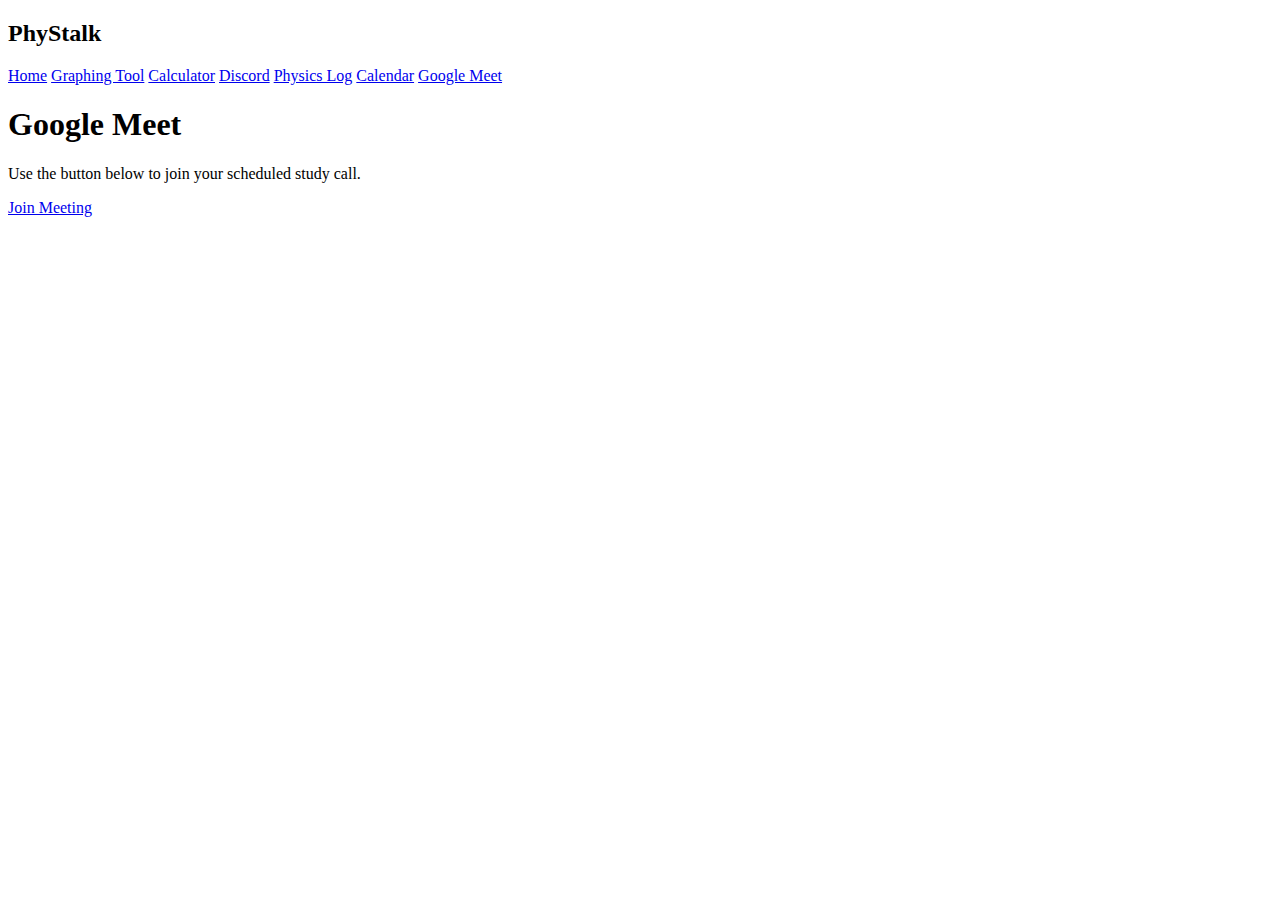
<file: googlemeet.html>
<!DOCTYPE html>
<html lang="en">
<head>
  <meta charset="UTF-8">
  <title>Google Meet</title>
  <link rel="stylesheet" href="style.css">
</head>
<body>
  <div class="sidebar">
    <h2>PhyStalk</h2>
    <a href="index.html">Home</a>
    <a href="desmos.html">Graphing Tool</a>
    <a href="calculator.html">Calculator</a>
    <a href="discord.html">Discord</a>
    <a href="physicslog.html">Physics Log</a>
    <a href="calendar.html">Calendar</a>
    <a href="googlemeet.html" class="active">Google Meet</a>
  </div>

  <div class="main">
    <h1>Google Meet</h1>
    <p>Use the button below to join your scheduled study call.</p>
    <a href="https://meet.google.com/YOUR_MEET_CODE" target="_blank" class="button">Join Meeting</a>
  </div>
</body>
</html>
</file>
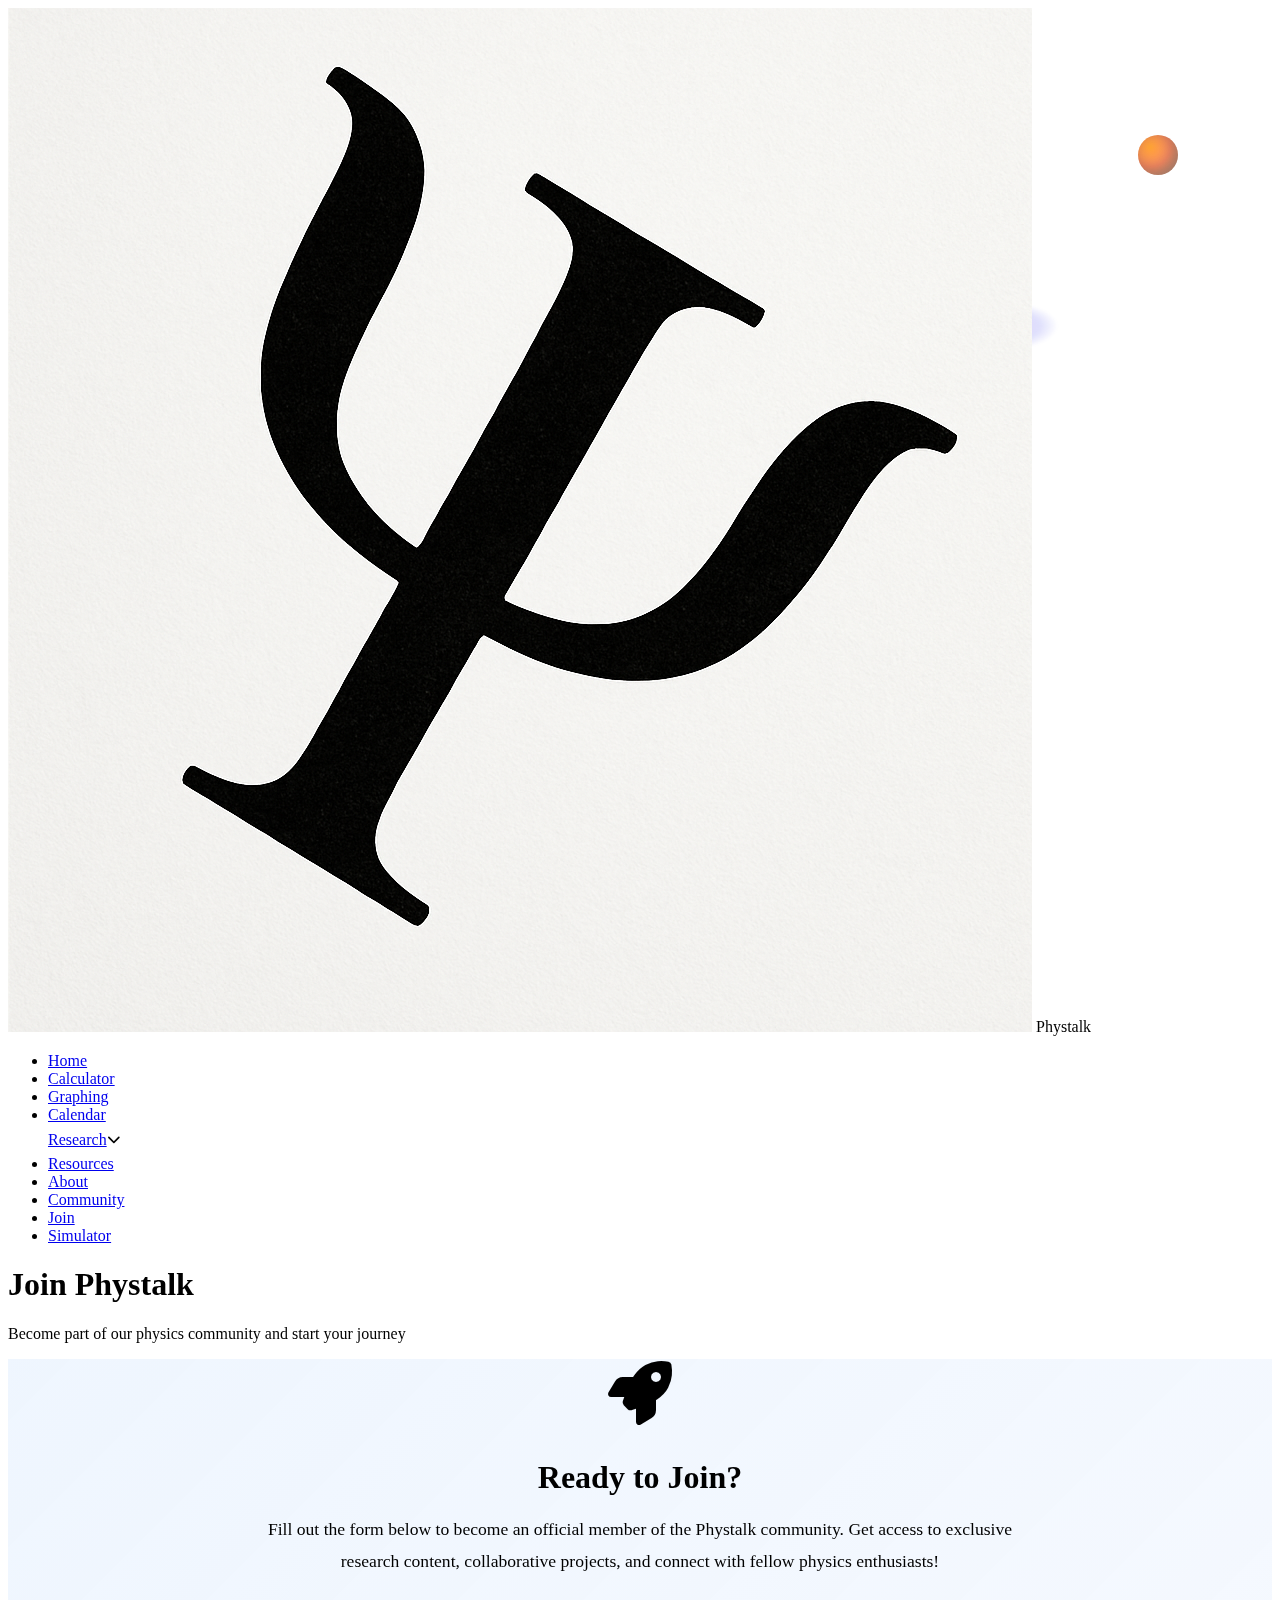
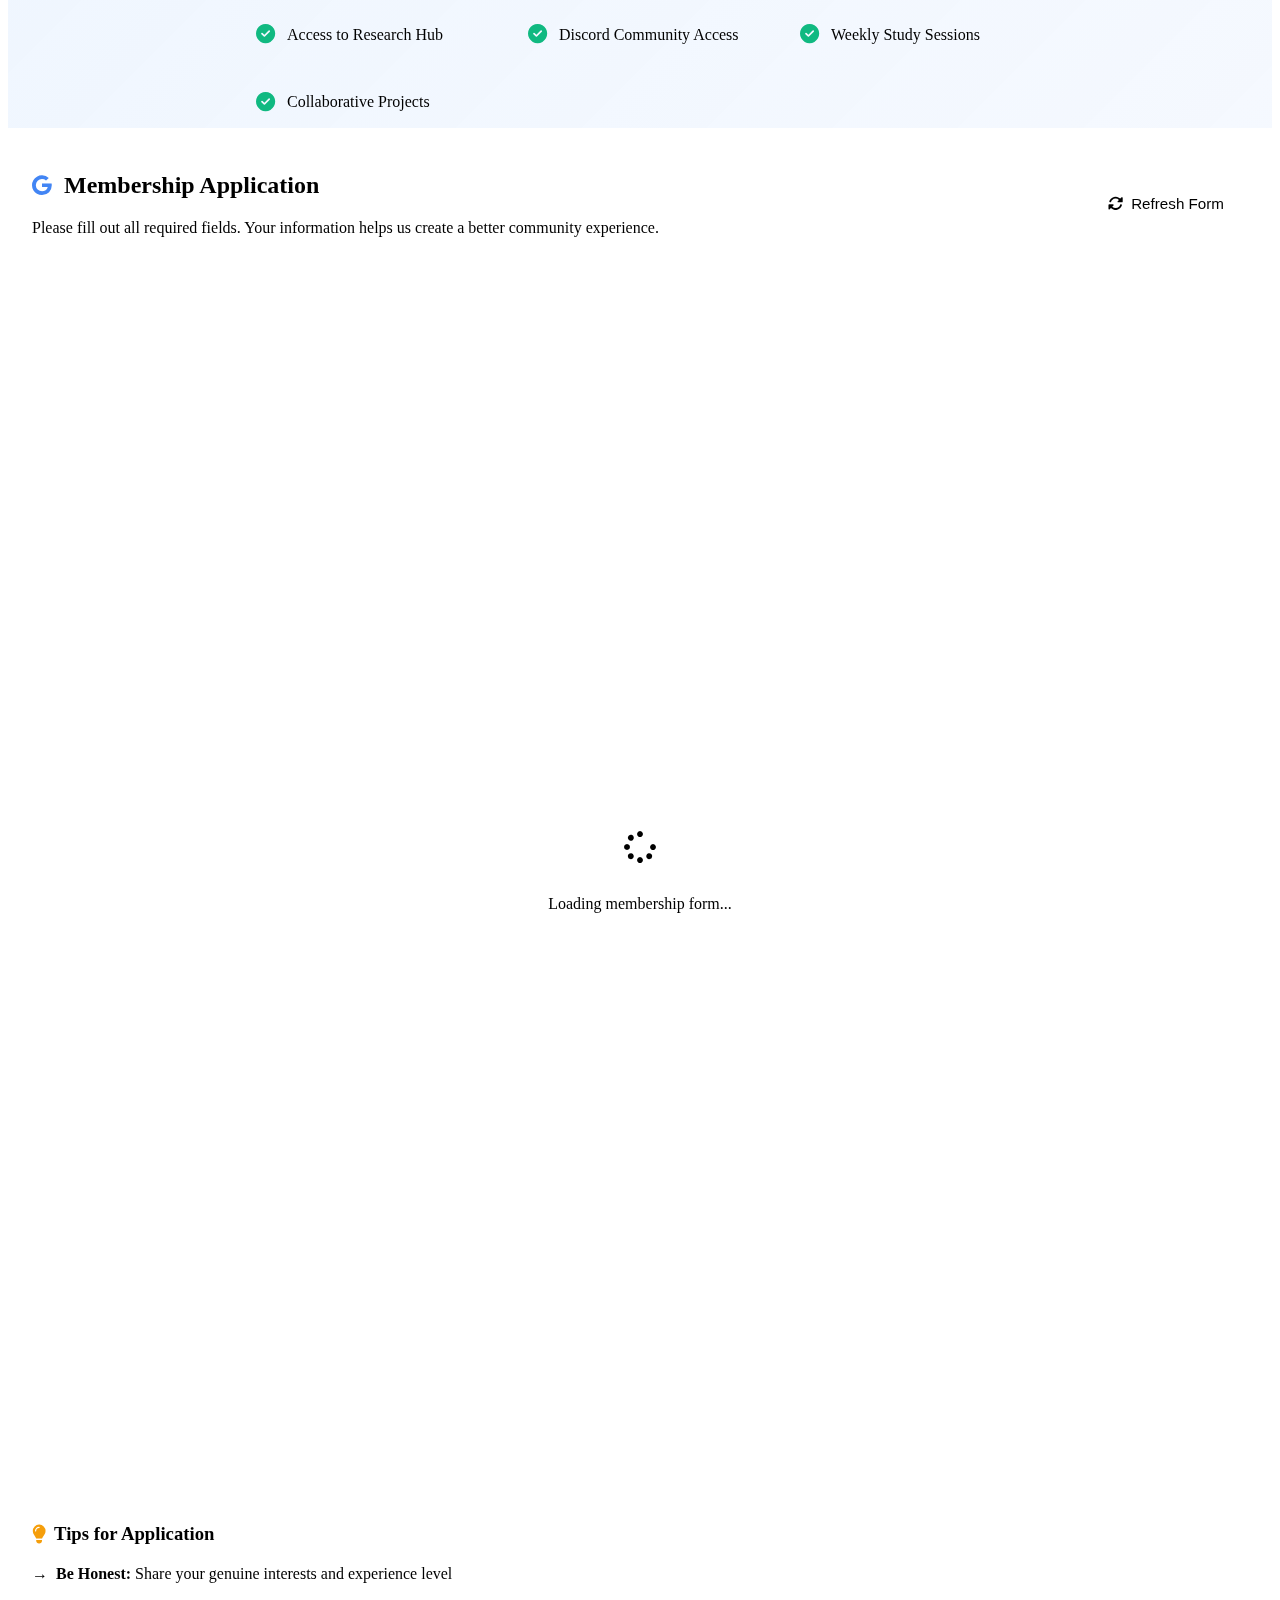
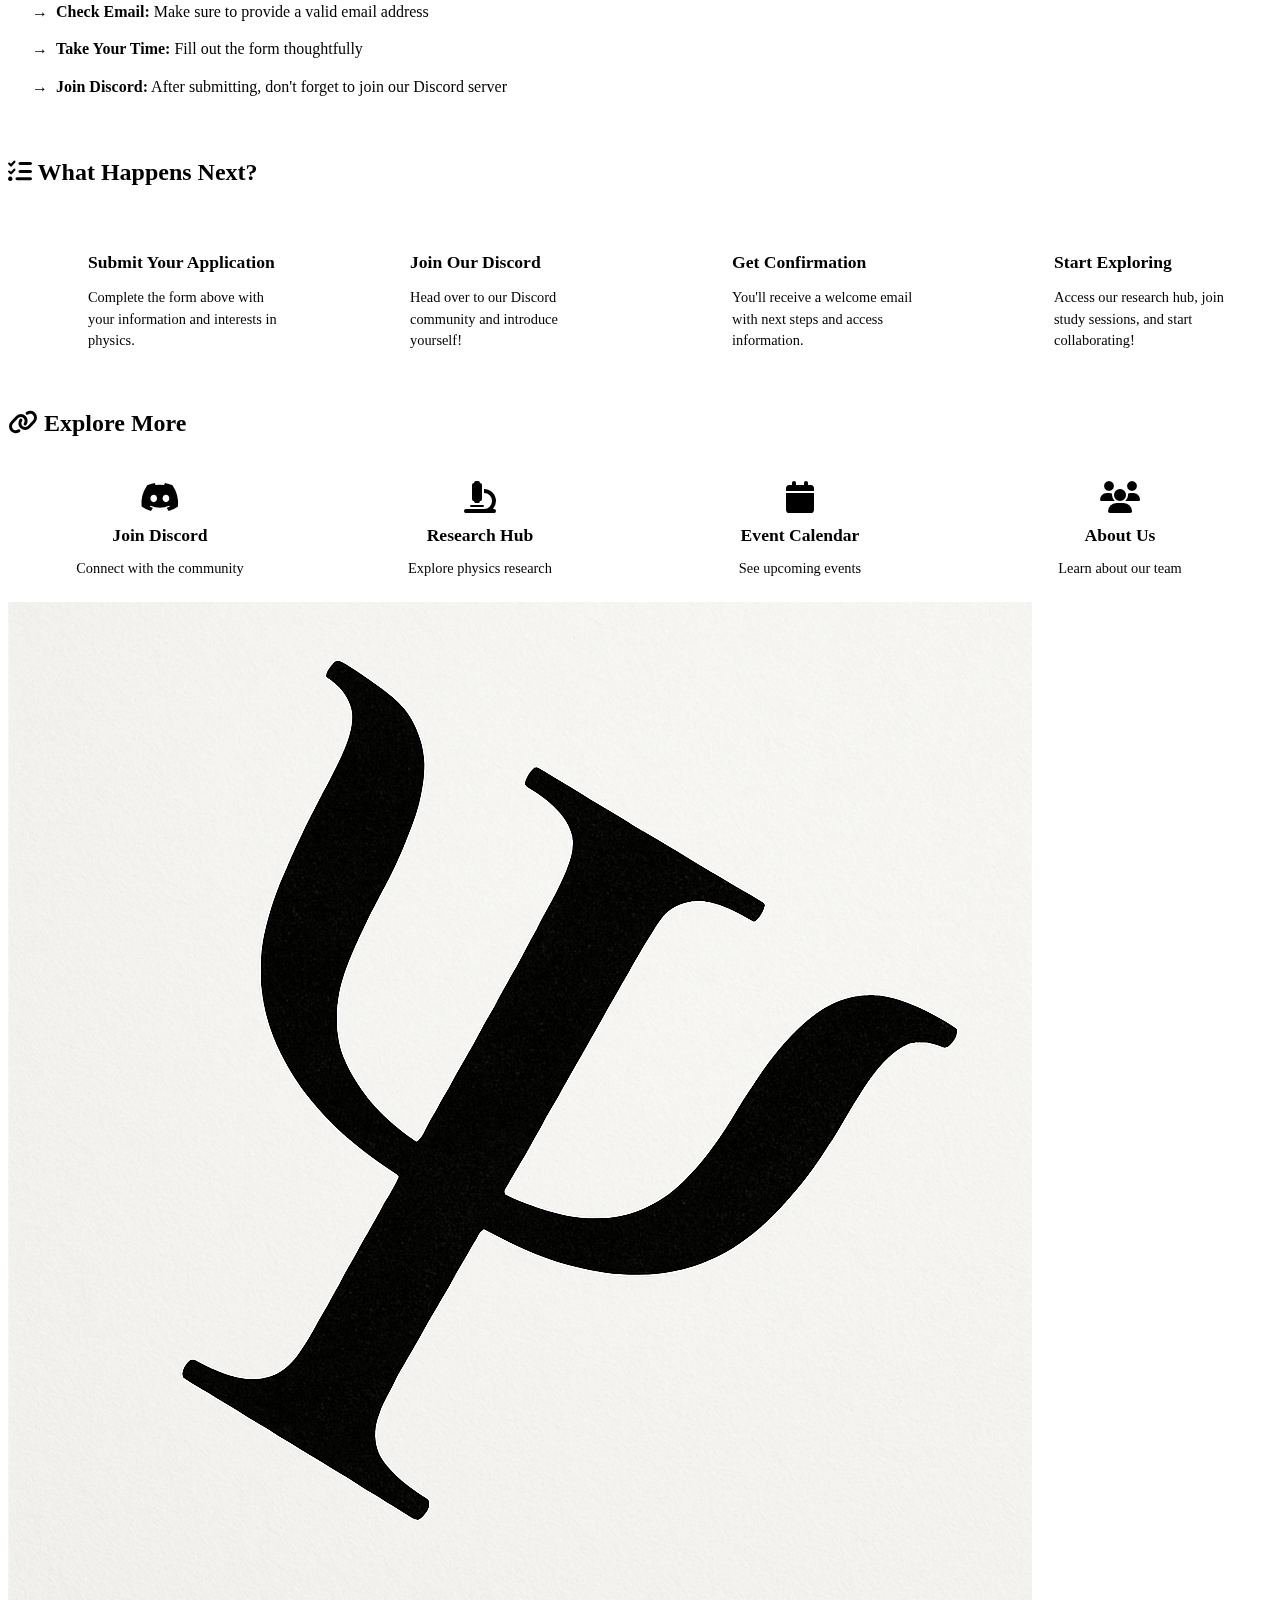
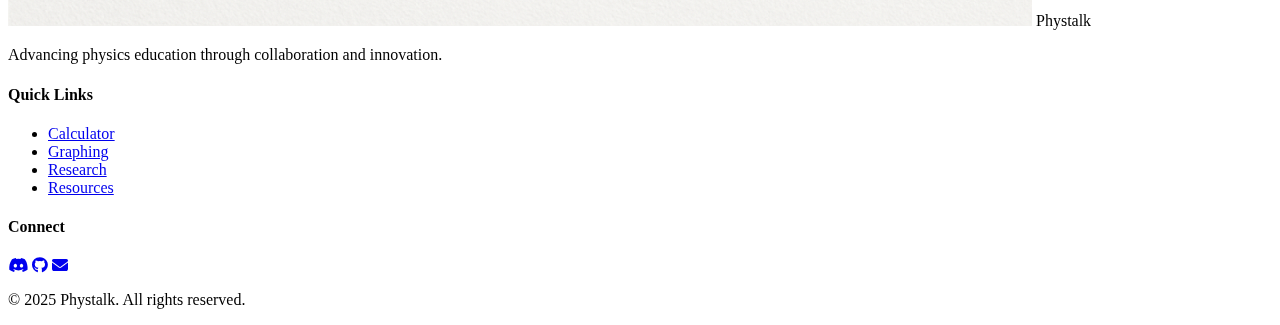
<file: join.html>
<!DOCTYPE html>
<html lang="en">
<head>
    <meta charset="UTF-8">
    <meta name="viewport" content="width=device-width, initial-scale=1.0">
    <title>Join Phystalk - Phystalk</title>
    <link rel="stylesheet" href="style.css">
    <link href="https://fonts.googleapis.com/css2?family=Inter:wght@300;400;500;600;700;800&family=JetBrains+Mono:wght@400;500;600&display=swap" rel="stylesheet">
    <link rel="stylesheet" href="https://cdnjs.cloudflare.com/ajax/libs/font-awesome/6.4.0/css/all.min.css">
</head>
<body>
    <!-- Add space background elements to all pages -->
    <div class="page-space-background">
        <div class="floating-planet planet-1"></div>
        <div class="floating-planet planet-2"></div>
        <div class="floating-nebula nebula-1"></div>
        <div class="floating-nebula nebula-2"></div>
        <div class="cosmic-dust"></div>
        <div class="distant-stars"></div>
    </div>

    <header class="header">
        <nav class="navbar">
            <div class="logo">
                <img src="logo-psi.png" alt="Phystalk Logo" class="logo-img">
                <span class="logo-text">Phystalk</span>
            </div>
            <ul class="nav-menu">
                <li><a href="index.html" class="nav-link">Home</a></li>
                <li><a href="equation.html" class="nav-link">Calculator</a></li>
                <li><a href="desmos.html" class="nav-link">Graphing</a></li>
                <li><a href="calendar.html" class="nav-link">Calendar</a></li>
                <li class="nav-dropdown">
                    <a href="research.html" class="nav-link">Research</a>
                    <button class="dropdown-arrow" onclick="toggleDropdown()">
                        <i class="fas fa-chevron-down"></i>
                    </button>
                    <div class="dropdown-menu" id="researchDropdown">
                        <a href="research.html" class="dropdown-item">
                            <i class="fas fa-microscope"></i>
                            Current Topics
                        </a>
                        <a href="topic-papers.html" class="dropdown-item">
                            <i class="fas fa-file-alt"></i>
                            Topic-wise Papers
                        </a>
                    </div>
                </li>
                <li><a href="resources.html" class="nav-link">Resources</a></li>
                <li><a href="about.html" class="nav-link">About</a></li>
                <li><a href="discord.html" class="nav-link">Community</a></li>
                <li><a href="join.html" class="nav-link active">Join</a></li>
                <li><a href="simulator.html" class="nav-link">Simulator</a></li>
            </ul>
            <div class="hamburger">
                <span class="bar"></span>
                <span class="bar"></span>
                <span class="bar"></span>
            </div>
        </nav>
    </header>

    <main class="main-content">
        <div class="page-container">
            <div class="page-header">
                <h1 class="page-title">Join Phystalk</h1>
                <p class="page-subtitle">Become part of our physics community and start your journey</p>
            </div>

            <!-- Welcome Section -->
            <div class="content-section welcome-section">
                <div class="welcome-content">
                    <div class="welcome-icon">
                        <i class="fas fa-rocket"></i>
                    </div>
                    <h2>Ready to Join?</h2>
                    <p>Fill out the form below to become an official member of the Phystalk community. Get access to exclusive research content, collaborative projects, and connect with fellow physics enthusiasts!</p>
                    
                    <div class="benefits-grid">
                        <div class="benefit-item">
                            <i class="fas fa-check-circle"></i>
                            <span>Access to Research Hub</span>
                        </div>
                        <div class="benefit-item">
                            <i class="fas fa-check-circle"></i>
                            <span>Discord Community Access</span>
                        </div>
                        <div class="benefit-item">
                            <i class="fas fa-check-circle"></i>
                            <span>Weekly Study Sessions</span>
                        </div>
                        <div class="benefit-item">
                            <i class="fas fa-check-circle"></i>
                            <span>Collaborative Projects</span>
                        </div>
                    </div>
                </div>
            </div>

            <!-- Google Form Section -->
            <div class="content-section form-section">
                <div class="form-header">
                    <div class="form-header-content">
                        <div class="form-info">
                            <h2 class="form-title">
                                <i class="fab fa-google"></i>
                                Membership Application
                            </h2>
                            <p class="form-description">Please fill out all required fields. Your information helps us create a better community experience.</p>
                        </div>
                        <div class="form-controls">
                            <a href="https://docs.google.com/forms/d/e/1FAIpQLSdjEnwltGJOLnHgiNvHWCuHuKUnEqyNIlF7uiBx8nynleuJbw/viewform?usp=dialog" target="_blank" class="form-btn primary">
                                <i class="fas fa-external-link-alt"></i>
                                Open in New Tab
                            </a>
                            <button class="form-btn secondary" onclick="refreshForm()">
                                <i class="fas fa-sync-alt"></i>
                                Refresh Form
                            </button>
                        </div>
                    </div>
                </div>
                
                <div class="form-embed-wrapper">
                    <div class="form-embed-container">
                        <iframe 
                            id="joinForm"
                            src="https://docs.google.com/forms/d/e/1FAIpQLSdjEnwltGJOLnHgiNvHWCuHuKUnEqyNIlF7uiBx8nynleuJbw/viewform?embedded=true"
                            class="form-iframe"
                            frameborder="0" 
                            marginheight="0" 
                            marginwidth="0"
                            title="Phystalk Membership Form">
                            Loading…
                        </iframe>
                        <div class="form-overlay" id="formOverlay">
                            <div class="form-loading">
                                <i class="fas fa-spinner fa-spin"></i>
                                <p>Loading membership form...</p>
                            </div>
                        </div>
                    </div>
                </div>

                <!-- Form Tips -->
                <div class="form-tips">
                    <h3><i class="fas fa-lightbulb"></i> Tips for Application</h3>
                    <ul>
                        <li><strong>Be Honest:</strong> Share your genuine interests and experience level</li>
                        <li><strong>Check Email:</strong> Make sure to provide a valid email address</li>
                        <li><strong>Take Your Time:</strong> Fill out the form thoughtfully</li>
                        <li><strong>Join Discord:</strong> After submitting, don't forget to join our Discord server</li>
                    </ul>
                </div>
            </div>

            <!-- Next Steps Section -->
            <div class="content-section next-steps-section">
                <h2 class="section-title">
                    <i class="fas fa-tasks"></i>
                    What Happens Next?
                </h2>
                <div class="steps-grid">
                    <div class="step-card">
                        <div class="step-number">1</div>
                        <div class="step-content">
                            <h3>Submit Your Application</h3>
                            <p>Complete the form above with your information and interests in physics.</p>
                        </div>
                    </div>
                    
                    <div class="step-card">
                        <div class="step-number">2</div>
                        <div class="step-content">
                            <h3>Join Our Discord</h3>
                            <p>Head over to our <a href="discord.html">Discord community</a> and introduce yourself!</p>
                        </div>
                    </div>
                    
                    <div class="step-card">
                        <div class="step-number">3</div>
                        <div class="step-content">
                            <h3>Get Confirmation</h3>
                            <p>You'll receive a welcome email with next steps and access information.</p>
                        </div>
                    </div>
                    
                    <div class="step-card">
                        <div class="step-number">4</div>
                        <div class="step-content">
                            <h3>Start Exploring</h3>
                            <p>Access our research hub, join study sessions, and start collaborating!</p>
                        </div>
                    </div>
                </div>
            </div>

            <!-- Quick Links -->
            <div class="content-section quick-links-section">
                <h2 class="section-title">
                    <i class="fas fa-link"></i>
                    Explore More
                </h2>
                <div class="quick-links-grid">
                    <a href="discord.html" class="quick-link-card">
                        <i class="fab fa-discord"></i>
                        <h4>Join Discord</h4>
                        <p>Connect with the community</p>
                    </a>
                    <a href="research.html" class="quick-link-card">
                        <i class="fas fa-microscope"></i>
                        <h4>Research Hub</h4>
                        <p>Explore physics research</p>
                    </a>
                    <a href="calendar.html" class="quick-link-card">
                        <i class="fas fa-calendar"></i>
                        <h4>Event Calendar</h4>
                        <p>See upcoming events</p>
                    </a>
                    <a href="about.html" class="quick-link-card">
                        <i class="fas fa-users"></i>
                        <h4>About Us</h4>
                        <p>Learn about our team</p>
                    </a>
                </div>
            </div>
        </div>
    </main>

    <footer class="footer">
        <div class="container">
            <div class="footer-content">
                <div class="footer-section">
                    <div class="logo">
                        <img src="logo-psi.png" alt="Phystalk Logo" class="logo-img">
                        <span class="logo-text">Phystalk</span>
                    </div>
                    <p>Advancing physics education through collaboration and innovation.</p>
                </div>
                <div class="footer-section">
                    <h4>Quick Links</h4>
                    <ul>
                        <li><a href="equation.html">Calculator</a></li>
                        <li><a href="desmos.html">Graphing</a></li>
                        <li><a href="research.html">Research</a></li>
                        <li><a href="resources.html">Resources</a></li>
                    </ul>
                </div>
                <div class="footer-section">
                    <h4>Connect</h4>
                    <div class="social-links">
                        <a href="discord.html" class="social-link"><i class="fab fa-discord"></i></a>
                        <a href="#" class="social-link"><i class="fab fa-github"></i></a>
                        <a href="#" class="social-link"><i class="fas fa-envelope"></i></a>
                    </div>
                </div>
            </div>
            <div class="footer-bottom">
                <p>&copy; 2025 Phystalk. All rights reserved.</p>
            </div>
        </div>
    </footer>

    <script>
        // Global functions
        window.toggleDropdown = toggleDropdown;
        window.refreshForm = refreshForm;

        // Dropdown functionality
        function toggleDropdown() {
            const dropdown = document.getElementById('researchDropdown');
            const arrow = document.querySelector('.dropdown-arrow i');
            
            dropdown.classList.toggle('active');
            arrow.style.transform = dropdown.classList.contains('active') ? 'rotate(180deg)' : 'rotate(0deg)';
        }

        // Close dropdown when clicking outside
        document.addEventListener('click', function(event) {
            const dropdown = document.getElementById('researchDropdown');
            const navDropdown = document.querySelector('.nav-dropdown');
            
            if (!navDropdown.contains(event.target)) {
                dropdown.classList.remove('active');
                document.querySelector('.dropdown-arrow i').style.transform = 'rotate(0deg)';
            }
        });

        // Refresh form
        function refreshForm() {
            const iframe = document.getElementById('joinForm');
            const refreshBtn = document.querySelector('[onclick="refreshForm()"]');
            const overlay = document.getElementById('formOverlay');
            
            if (iframe && refreshBtn && overlay) {
                overlay.style.display = 'flex';
                refreshBtn.innerHTML = '<i class="fas fa-spinner fa-spin"></i> Refreshing...';
                refreshBtn.disabled = true;
                
                iframe.src = iframe.src;
                
                setTimeout(() => {
                    overlay.style.display = 'none';
                    refreshBtn.innerHTML = '<i class="fas fa-sync-alt"></i> Refresh Form';
                    refreshBtn.disabled = false;
                }, 2000);
            }
        }

        // Initialize
        document.addEventListener('DOMContentLoaded', function() {
            const iframe = document.getElementById('joinForm');
            const overlay = document.getElementById('formOverlay');
            
            // Hide loading overlay when iframe loads
            iframe.addEventListener('load', function() {
                setTimeout(() => {
                    overlay.style.display = 'none';
                }, 1000);
            });
            
            // Mobile navigation
            const hamburger = document.querySelector('.hamburger');
            const navMenu = document.querySelector('.nav-menu');

            if (hamburger && navMenu) {
                hamburger.addEventListener('click', () => {
                    hamburger.classList.toggle('active');
                    navMenu.classList.toggle('active');
                });

                document.querySelectorAll('.nav-link').forEach(n => n.addEventListener('click', () => {
                    hamburger.classList.remove('active');
                    navMenu.classList.remove('active');
                }));
            }
        });
    </script>

    <style>
        /* Space background elements for all pages */
        .page-space-background {
            position: fixed;
            top: 0;
            left: 0;
            width: 100%;
            height: 100%;
            z-index: -1;
            pointer-events: none;
            overflow: hidden;
        }

        .floating-planet {
            position: absolute;
            border-radius: 50%;
            background: radial-gradient(circle at 30% 30%, rgba(255, 140, 0, 0.8), rgba(255, 69, 0, 0.6), rgba(139, 69, 19, 0.4));
            box-shadow: inset -5px -5px 15px rgba(0, 0, 0, 0.3);
            animation: planetFloat 12s ease-in-out infinite;
        }

        .planet-1 {
            width: 40px;
            height: 40px;
            top: 15%;
            right: 8%;
            animation-delay: 0s;
        }

        .planet-2 {
            width: 25px;
            height: 25px;
            top: 70%;
            left: 5%;
            background: radial-gradient(circle at 30% 30%, rgba(99, 102, 241, 0.8), rgba(79, 70, 229, 0.6), rgba(55, 48, 163, 0.4));
            animation-delay: -6s;
        }

        .floating-nebula {
            position: absolute;
            border-radius: 60% 40% 70% 30%;
            filter: blur(1px);
            animation: nebulaPulse 15s ease-in-out infinite alternate;
        }

        .nebula-1 {
            width: 120px;
            height: 80px;
            top: 30%;
            right: 15%;
            background: radial-gradient(ellipse 60% 40% at 30% 70%, 
                        rgba(139, 92, 246, 0.3) 0%, 
                        rgba(99, 102, 241, 0.2) 50%, 
                        transparent 75%);
            animation-delay: 0s;
        }

        .nebula-2 {
            width: 80px;
            height: 50px;
            bottom: 25%;
            left: 10%;
            background: radial-gradient(ellipse 50% 60% at 70% 30%, 
                        rgba(16, 185, 129, 0.3) 0%, 
                        rgba(5, 150, 105, 0.2) 50%, 
                        transparent 75%);
            animation-delay: -7s;
        }

        .cosmic-dust {
            position: absolute;
            width: 100%;
            height: 100%;
            background-image: 
                radial-gradient(1px 1px at 20px 30px, rgba(255, 255, 255, 0.1), transparent),
                radial-gradient(1px 1px at 40px 70px, rgba(255, 255, 255, 0.08), transparent),
                radial-gradient(0.5px 0.5px at 90px 40px, rgba(255, 255, 255, 0.06), transparent),
                radial-gradient(0.5px 0.5px at 130px 80px, rgba(255, 255, 255, 0.04), transparent);
            background-repeat: repeat;
            background-size: 150px 120px;
            animation: cosmicDrift 100s linear infinite;
        }

        .distant-stars {
            position: absolute;
            width: 100%;
            height: 100%;
            background-image: 
                radial-gradient(0.5px 0.5px at 15% 25%, rgba(255, 255, 255, 0.8), transparent),
                radial-gradient(0.5px 0.5px at 85% 15%, rgba(173, 216, 255, 0.6), transparent),
                radial-gradient(0.5px 0.5px at 70% 80%, rgba(255, 223, 186, 0.7), transparent),
                radial-gradient(0.5px 0.5px at 25% 60%, rgba(255, 255, 255, 0.5), transparent);
            animation: twinkle 8s ease-in-out infinite alternate;
        }

        @keyframes planetFloat {
            0%, 100% { 
                transform: translateY(0px) scale(1);
                opacity: 0.6;
            }
            50% { 
                transform: translateY(-15px) scale(1.1);
                opacity: 1;
            }
        }

        @keyframes nebulaPulse {
            0%, 100% { 
                opacity: 0.3; 
                transform: scale(1); 
            }
            50% { 
                opacity: 0.6; 
                transform: scale(1.05); 
            }
        }

        @keyframes cosmicDrift {
            0% { transform: translateY(0px); }
            100% { transform: translateY(-120px); }
        }

        @keyframes twinkle {
            0%, 100% { opacity: 0.6; }
            50% { opacity: 0.2; }
        }

        /* Navigation Dropdown Styles */
        .nav-dropdown {
            position: relative;
            display: flex;
            align-items: center;
        }

        .dropdown-arrow {
            background: none;
            border: none;
            color: var(--text-secondary);
            cursor: pointer;
            padding: 0.5rem;
            margin-left: -0.5rem;
            border-radius: var(--border-radius);
            transition: var(--transition);
        }

        .dropdown-arrow:hover {
            color: var(--primary-blue);
            background: rgba(96, 165, 250, 0.1);
        }

        .dropdown-arrow i {
            transition: transform 0.3s ease;
        }

        .dropdown-menu {
            position: absolute;
            top: 100%;
            left: 0;
            background: var(--secondary-bg);
            border: 1px solid var(--border-color);
            border-radius: var(--border-radius);
            box-shadow: var(--shadow-lg);
            opacity: 0;
            visibility: hidden;
            transform: translateY(-10px);
            transition: var(--transition);
            min-width: 200px;
            z-index: 9999;
            margin-top: 0.5rem;
        }

        .dropdown-menu.active {
            opacity: 1;
            visibility: visible;
            transform: translateY(0);
        }

        .dropdown-item {
            display: flex;
            align-items: center;
            gap: 0.75rem;
            padding: 0.75rem 1rem;
            color: var(--text-secondary);
            text-decoration: none;
            transition: var(--transition);
            border-bottom: 1px solid var(--border-color);
        }

        .dropdown-item:last-child {
            border-bottom: none;
        }

        .dropdown-item:hover,
        .dropdown-item.active {
            background: var(--accent-bg);
            color: var(--primary-blue);
        }

        .dropdown-item i {
            width: 16px;
            text-align: center;
        }

        /* Welcome Section */
        .welcome-section {
            background: linear-gradient(135deg, rgba(96, 165, 250, 0.1), rgba(59, 130, 246, 0.05));
            border: 2px solid var(--primary-blue);
            text-align: center;
        }

        .welcome-content {
            max-width: 800px;
            margin: 0 auto;
        }

        .welcome-icon {
            font-size: 4rem;
            color: var(--primary-blue);
            margin-bottom: 1.5rem;
            animation: float 3s ease-in-out infinite;
        }

        @keyframes float {
            0%, 100% { transform: translateY(0px); }
            50% { transform: translateY(-10px); }
        }

        .welcome-content h2 {
            font-size: 2rem;
            color: var(--text-primary);
            margin-bottom: 1rem;
            font-weight: 700;
        }

        .welcome-content p {
            font-size: 1.1rem;
            color: var(--text-secondary);
            line-height: 1.8;
            margin-bottom: 2rem;
        }

        .benefits-grid {
            display: grid;
            grid-template-columns: repeat(auto-fit, minmax(200px, 1fr));
            gap: 1rem;
            margin-top: 2rem;
        }

        .benefit-item {
            display: flex;
            align-items: center;
            gap: 0.75rem;
            padding: 1rem;
            background: var(--secondary-bg);
            border-radius: var(--border-radius);
            border: 1px solid var(--border-color);
            transition: var(--transition);
        }

        .benefit-item:hover {
            border-color: var(--primary-blue);
            transform: translateY(-2px);
        }

        .benefit-item i {
            color: #10b981;
            font-size: 1.2rem;
        }

        .benefit-item span {
            color: var(--text-secondary);
            font-weight: 500;
        }

        /* Form Section */
        .form-section {
            background: var(--secondary-bg);
            border: 2px solid var(--primary-blue);
            padding: 0;
            overflow: hidden;
        }

        .form-header {
            background: linear-gradient(135deg, var(--accent-bg), var(--secondary-bg));
            border-bottom: 1px solid var(--border-color);
            padding: 1.5rem;
        }

        .form-header-content {
            display: flex;
            justify-content: space-between;
            align-items: center;
            gap: 2rem;
        }

        .form-info {
            flex: 1;
        }

        .form-title {
            font-size: 1.5rem;
            font-weight: 600;
            color: var(--text-primary);
            margin-bottom: 0.5rem;
            display: flex;
            align-items: center;
            gap: 0.75rem;
        }

        .form-title i {
            color: #4285f4;
            font-size: 1.3rem;
        }

        .form-description {
            color: var(--text-secondary);
            line-height: 1.6;
        }

        .form-controls {
            display: flex;
            gap: 1rem;
        }

        .form-btn {
            display: inline-flex;
            align-items: center;
            gap: 0.5rem;
            padding: 0.75rem 1.5rem;
            border-radius: var(--border-radius);
            font-weight: 500;
            transition: var(--transition);
            text-decoration: none;
            border: none;
            cursor: pointer;
            font-size: 0.95rem;
        }

        .form-btn.primary {
            background: var(--gradient-primary);
            color: white;
        }

        .form-btn.secondary {
            background: var(--accent-bg);
            color: var(--text-secondary);
            border: 1px solid var(--border-color);
        }

        .form-btn:hover:not(:disabled) {
            transform: translateY(-2px);
            box-shadow: 0 6px 20px rgba(96, 165, 250, 0.3);
        }

        .form-btn.secondary:hover:not(:disabled) {
            color: var(--primary-blue);
            border-color: var(--primary-blue);
        }

        .form-btn:disabled {
            opacity: 0.6;
            cursor: not-allowed;
        }

        .form-embed-wrapper {
            padding: 0;
        }

        .form-embed-container {
            position: relative;
            height: 1200px;
            background: var(--primary-bg);
        }

        .form-iframe {
            width: 100%;
            height: 100%;
            border: none;
            background: white;
        }

        .form-overlay {
            position: absolute;
            top: 0;
            left: 0;
            right: 0;
            bottom: 0;
            background: var(--secondary-bg);
            display: flex;
            align-items: center;
            justify-content: center;
            z-index: 10;
        }

        .form-loading {
            text-align: center;
            color: var(--text-secondary);
        }

        .form-loading i {
            font-size: 2rem;
            margin-bottom: 1rem;
            color: var(--primary-blue);
        }

        .form-tips {
            padding: 1.5rem;
            background: var(--accent-bg);
            border-top: 1px solid var(--border-color);
        }

        .form-tips h3 {
            color: var(--text-primary);
            margin-bottom: 1rem;
            display: flex;
            align-items: center;
            gap: 0.5rem;
        }

        .form-tips h3 i {
            color: #f59e0b;
        }

        .form-tips ul {
            list-style: none;
            padding: 0;
        }

        .form-tips li {
            color: var(--text-secondary);
            margin-bottom: 0.75rem;
            padding-left: 1.5rem;
            position: relative;
            line-height: 1.6;
        }

        .form-tips li::before {
            content: '→';
            position: absolute;
            left: 0;
            color: var(--primary-blue);
            font-weight: bold;
        }

        .form-tips strong {
            color: var(--text-primary);
        }

        /* Next Steps Section */
        .next-steps-section {
            background: var(--accent-bg);
            border: 1px solid var(--border-color);
        }

        .steps-grid {
            display: grid;
            grid-template-columns: repeat(auto-fit, minmax(250px, 1fr));
            gap: 1.5rem;
            margin-top: 1.5rem;
        }

        .step-card {
            background: var(--secondary-bg);
            border: 1px solid var(--border-color);
            border-radius: var(--border-radius);
            padding: 1.5rem;
            display: flex;
            gap: 1rem;
            transition: var(--transition);
        }

        .step-card:hover {
            border-color: var(--primary-blue);
            transform: translateY(-3px);
            box-shadow: 0 8px 25px rgba(96, 165, 250, 0.2);
        }

        .step-number {
            width: 40px;
            height: 40px;
            background: var(--gradient-primary);
            color: white;
            border-radius: 50%;
            display: flex;
            align-items: center;
            justify-content: center;
            font-weight: 700;
            font-size: 1.2rem;
            flex-shrink: 0;
        }

        .step-content h3 {
            color: var(--text-primary);
            margin-bottom: 0.5rem;
            font-size: 1.1rem;
            font-weight: 600;
        }

        .step-content p {
            color: var(--text-secondary);
            line-height: 1.5;
            font-size: 0.9rem;
        }

        .step-content a {
            color: var(--primary-blue);
            text-decoration: none;
            font-weight: 500;
        }

        .step-content a:hover {
            text-decoration: underline;
        }

        /* Quick Links Section */
        .quick-links-section {
            background: var(--accent-bg);
            border: 1px solid var(--border-color);
        }

        .quick-links-grid {
            display: grid;
            grid-template-columns: repeat(auto-fit, minmax(200px, 1fr));
            gap: 1rem;
            margin-top: 1rem;
        }

        .quick-link-card {
            display: flex;
            flex-direction: column;
            align-items: center;
            gap: 0.75rem;
            padding: 1.5rem;
            background: var(--secondary-bg);
            border: 1px solid var(--border-color);
            border-radius: var(--border-radius);
            color: var(--text-secondary);
            text-decoration: none;
            transition: var(--transition);
            text-align: center;
        }

        .quick-link-card:hover {
            border-color: var(--primary-blue);
            color: var(--primary-blue);
            transform: translateY(-2px);
            box-shadow: 0 4px 15px rgba(96, 165, 250, 0.2);
        }

        .quick-link-card i {
            font-size: 2rem;
            color: var(--primary-blue);
        }

        .quick-link-card h4 {
            font-size: 1.1rem;
            font-weight: 600;
            margin: 0;
            color: var(--text-primary);
        }

        .quick-link-card p {
            font-size: 0.9rem;
            margin: 0;
            color: var(--text-muted);
            line-height: 1.4;
        }

        /* Mobile Responsive */
        @media (max-width: 768px) {
            .dropdown-menu {
                left: -50px;
                right: 0;
            }

            .nav-dropdown {
                position: static;
            }

            .nav-menu.active .dropdown-menu {
                position: static;
                opacity: 1;
                visibility: visible;
                transform: none;
                background: var(--accent-bg);
                border: none;
                box-shadow: none;
                margin: 0.5rem 0;
                z-index: 1;
            }

            .form-header-content {
                flex-direction: column;
                align-items: flex-start;
                gap: 1rem;
            }

            .form-controls {
                width: 100%;
                justify-content: center;
            }

            .form-btn {
                flex: 1;
                justify-content: center;
            }

            .form-embed-container {
                height: 1000px;
            }

            .benefits-grid {
                grid-template-columns: 1fr;
            }

            .steps-grid {
                grid-template-columns: 1fr;
            }

            .quick-links-grid {
                grid-template-columns: repeat(2, 1fr);
            }

            .floating-planet, .floating-nebula {
                display: none;
            }

            .welcome-icon {
                font-size: 3rem;
            }

            .welcome-content h2 {
                font-size: 1.5rem;
            }
        }

        @media (max-width: 480px) {
            .form-embed-container {
                height: 900px;
            }

            .form-controls {
                flex-direction: column;
            }

            .quick-links-grid {
                grid-template-columns: 1fr;
            }

            .step-card {
                flex-direction: column;
                text-align: center;
            }

            .step-number {
                align-self: center;
            }

            .welcome-content p {
                font-size: 1rem;
            }
        }
    </style>
</body>
</html>
</file>
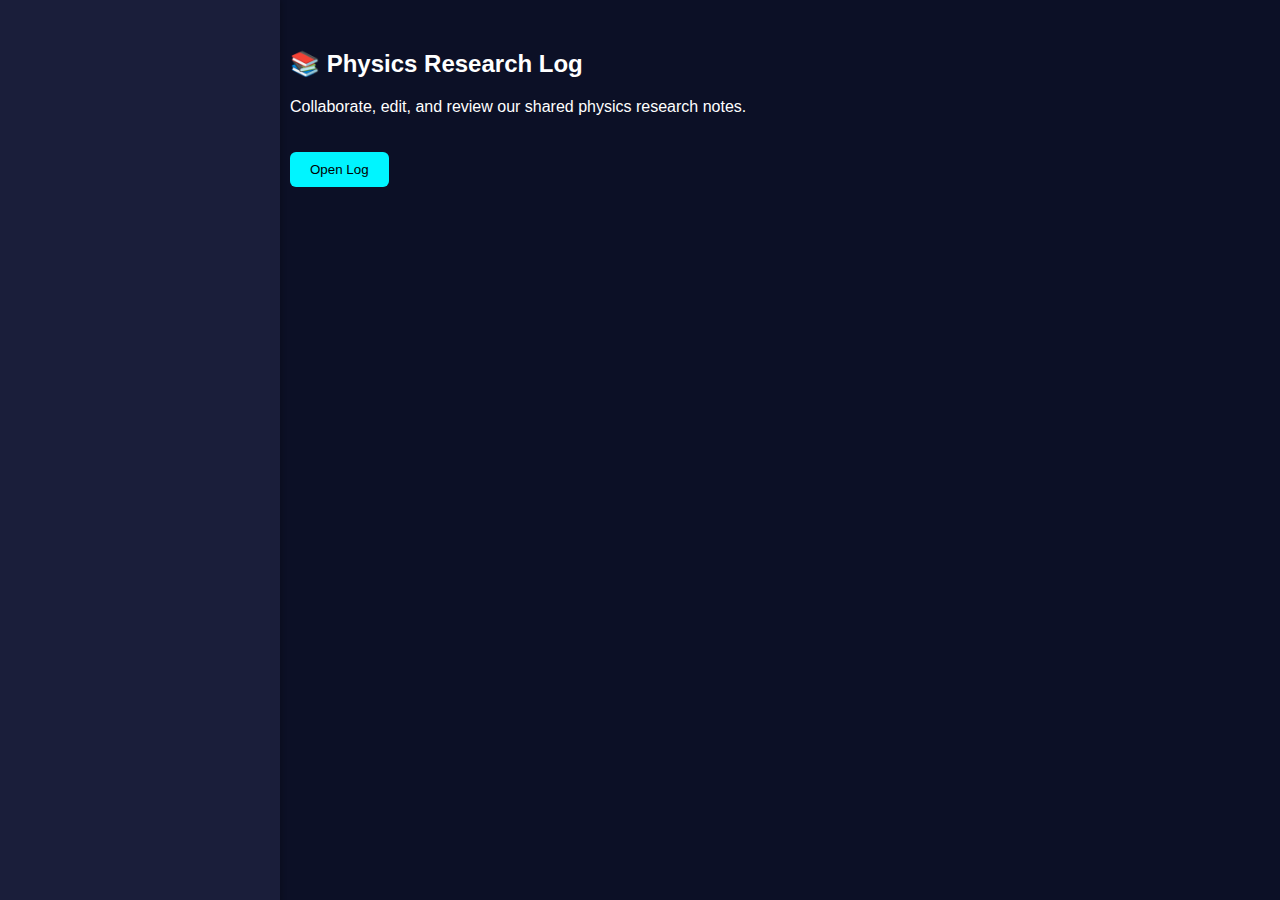
<file: log.html>
<!DOCTYPE html>
<html lang="en">
<head>
  <meta charset="UTF-8" />
  <meta name="viewport" content="width=device-width, initial-scale=1.0"/>
  <title>Physics Log</title>
  <link rel="stylesheet" href="styles.css" />
</head>
<body>
  <div class="sidebar">
    <!-- sidebar here -->
  </div>

  <div class="main">
    <h2>📚 Physics Research Log</h2>
    <p>Collaborate, edit, and review our shared physics research notes.</p>
    <a href="YOUR_GOOGLE_DOC_LINK" target="_blank">
      <button>Open Log</button>
    </a>
  </div>
</body>
</html>
</file>
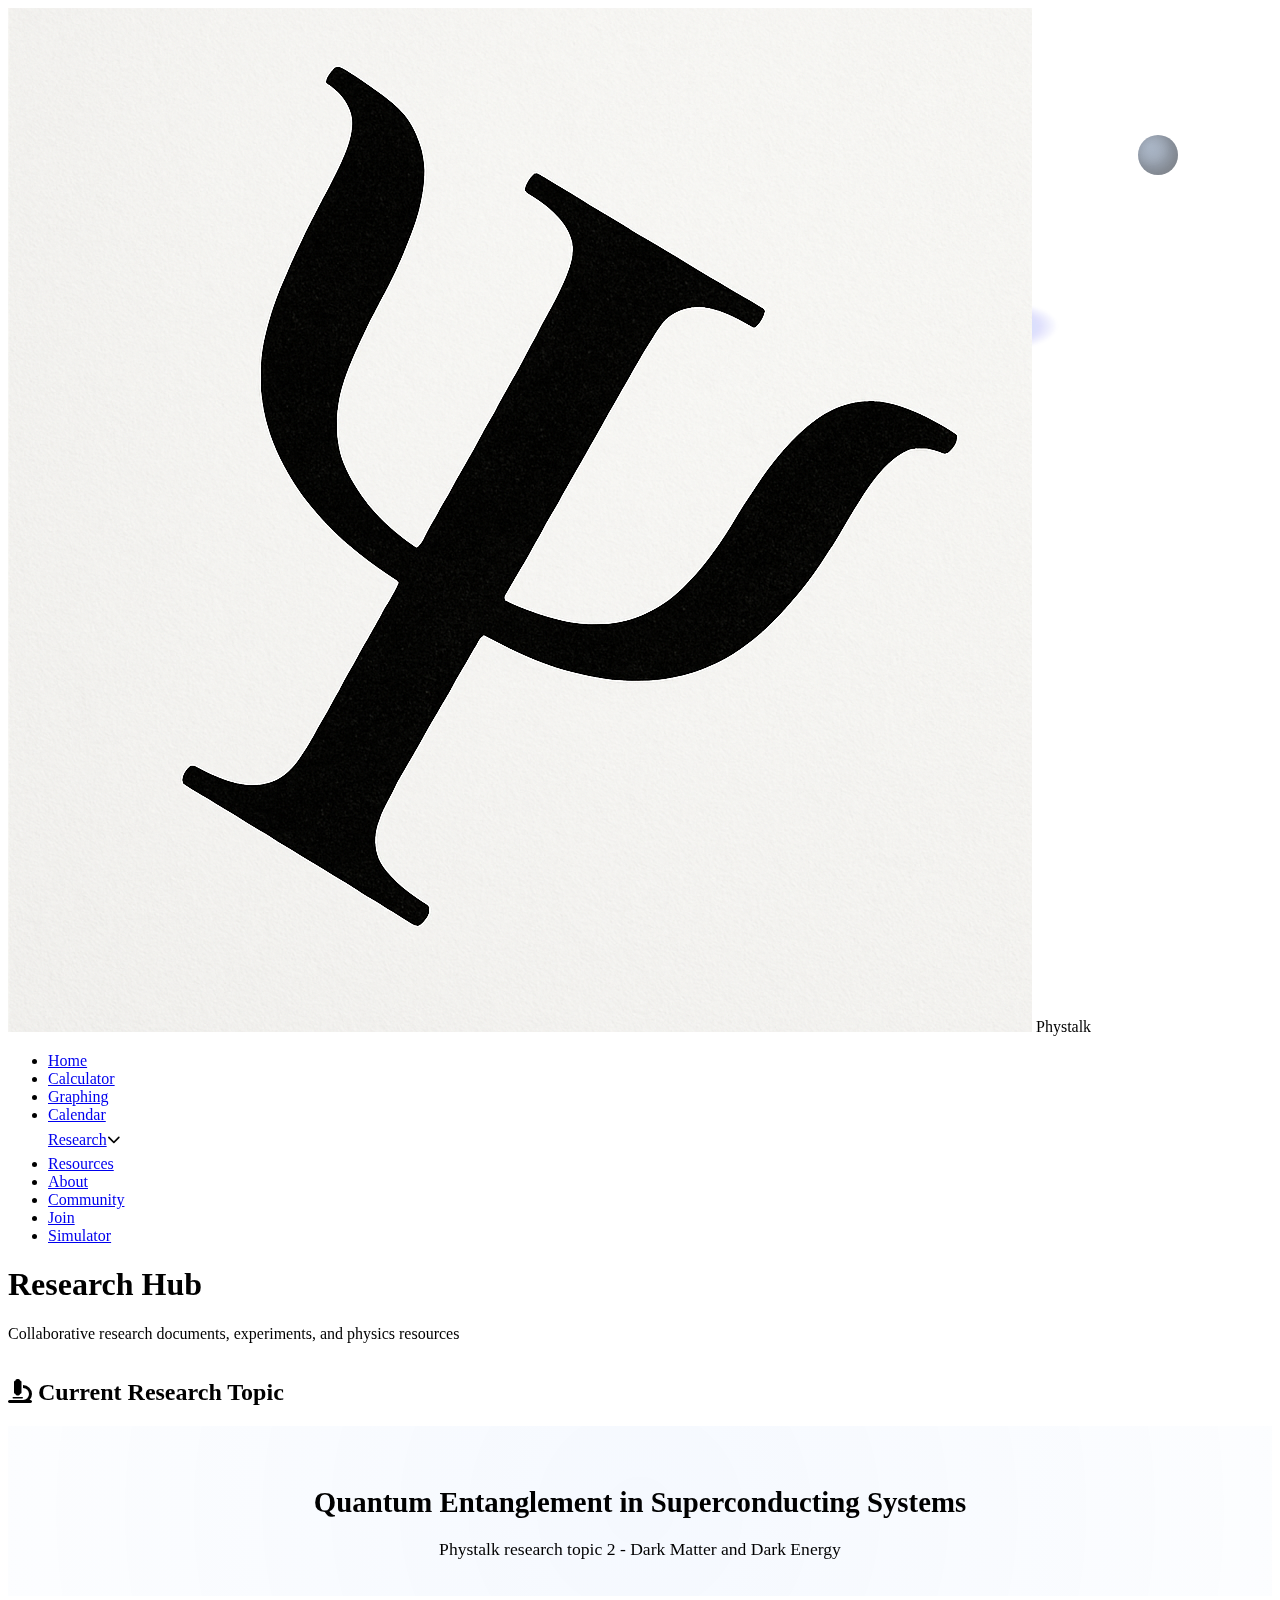
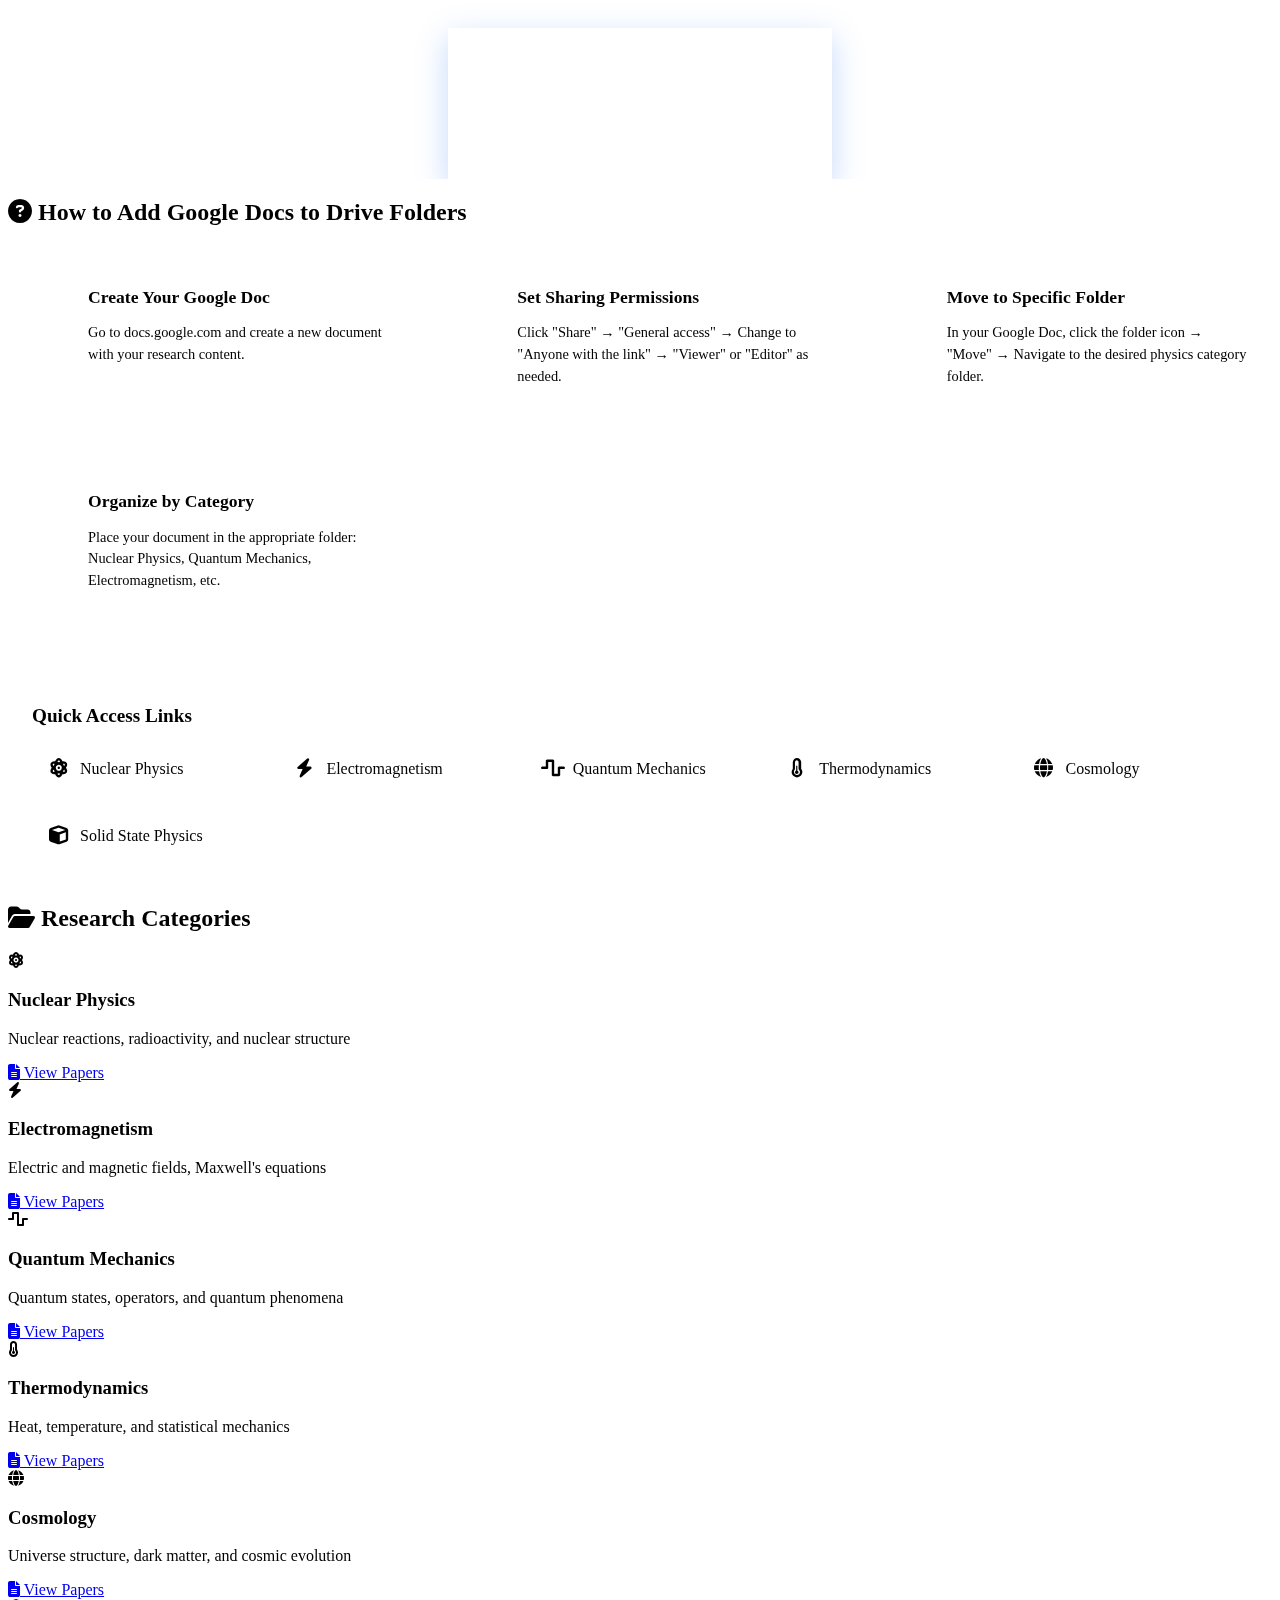
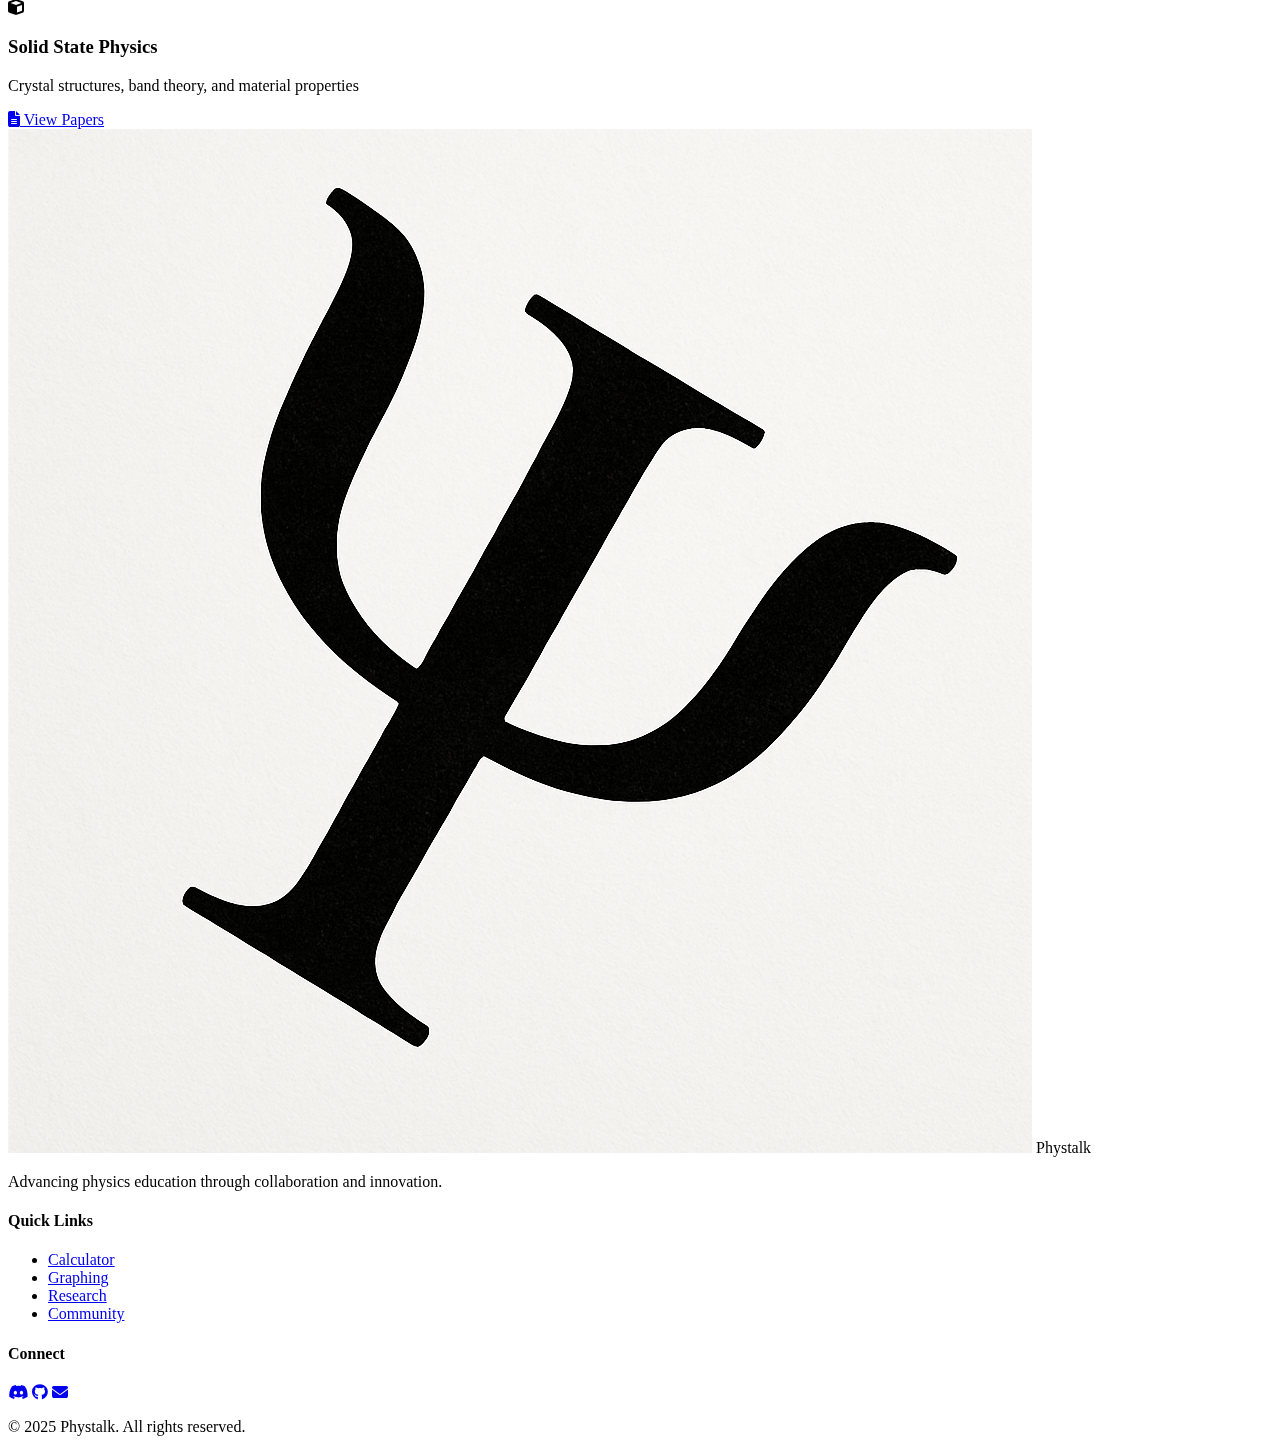
<file: research.html>
<!DOCTYPE html>
<html lang="en">
<head>
    <meta charset="UTF-8">
    <meta name="viewport" content="width=device-width, initial-scale=1.0">
    <title>Research Hub - Phystalk</title>
    <link rel="stylesheet" href="style.css">
    <link href="https://fonts.googleapis.com/css2?family=Inter:wght@300;400;500;600;700;800&family=JetBrains+Mono:wght@400;500;600&display=swap" rel="stylesheet">
    <link rel="stylesheet" href="https://cdnjs.cloudflare.com/ajax/libs/font-awesome/6.4.0/css/all.min.css">
</head>
<body>
    <!-- Add space background elements to all pages -->
    <div class="page-space-background">
        <div class="floating-planet planet-1"></div>
        <div class="floating-planet planet-2"></div>
        <div class="floating-nebula nebula-1"></div>
        <div class="floating-nebula nebula-2"></div>
        <div class="cosmic-dust"></div>
        <div class="distant-stars"></div>
    </div>

    <header class="header">
        <nav class="navbar">
            <div class="logo">
                <img src="logo-psi.png" alt="Phystalk Logo" class="logo-img">
                <span class="logo-text">Phystalk</span>
            </div>
            <ul class="nav-menu">
                <li><a href="index.html" class="nav-link">Home</a></li>
                <li><a href="equation.html" class="nav-link">Calculator</a></li>
                <li><a href="desmos.html" class="nav-link">Graphing</a></li>
                <li><a href="calendar.html" class="nav-link">Calendar</a></li>
                <li class="nav-dropdown">
                    <a href="research.html" class="nav-link active">Research</a>
                    <button class="dropdown-arrow" onclick="toggleDropdown()">
                        <i class="fas fa-chevron-down"></i>
                    </button>
                    <div class="dropdown-menu" id="researchDropdown">
                        <a href="research.html" class="dropdown-item">
                            <i class="fas fa-microscope"></i>
                            Current Topics
                        </a>
                        <a href="topic-papers.html" class="dropdown-item">
                            <i class="fas fa-file-alt"></i>
                            Topic-wise Papers
                        </a>
                    </div>
                </li>
                <li><a href="resources.html" class="nav-link">Resources</a></li>
                <li><a href="about.html" class="nav-link">About</a></li>
                <li><a href="discord.html" class="nav-link">Community</a></li>
                <li><a href="join.html" class="nav-link">Join</a></li>
                <li><a href="simulator.html" class="nav-link">Simulator</a></li>

            </ul>
            <div class="hamburger">
                <span class="bar"></span>
                <span class="bar"></span>
                <span class="bar"></span>
            </div>
        </nav>
    </header>

    <main class="main-content">
        <div class="page-container">
            <div class="page-header">
                <h1 class="page-title">Research Hub</h1>
                <p class="page-subtitle">Collaborative research documents, experiments, and physics resources</p>
            </div>

            <!-- Current Research Topic Section - Code Editable -->
            <div class="content-section current-research">
                <h2 class="section-title">
                    <i class="fas fa-microscope"></i>
                    Current Research Topic
                </h2>
                <div class="current-topic-container">
                    <!-- Large Topic Display Box -->
                    <div class="topic-display-box">
                        <div class="topic-title">
                            <!-- EDIT THIS: Change the topic title here -->
                            <h3>Quantum Entanglement in Superconducting Systems</h3>
                        </div>
                        <div class="topic-description">
                            <p>Phystalk research topic 2 - Dark Matter and Dark Energy</p>
                        </div>
                    </div>
                    
                    <!-- Collaboration Button -->
                    <div class="collaboration-section">
                        <a href="https://docs.google.com/document/d/1N_GDrfG2HPw7ajkS1NyRcmhRUR9h5_FrsBpj3cBO7Zg/edit?usp=sharing" target="_blank" class="collaborate-btn-large">
                            <i class="fab fa-google-drive"></i>
                            <span class="btn-text">Collaborate on Google Docs</span>
                            <span class="btn-subtitle">Anyone can contribute • Owner approves changes</span>
                        </a>
                    </div>
                </div>
            </div>

            <!-- Google Drive Instructions Section -->
            <div class="content-section drive-instructions">
                <h2 class="section-title">
                    <i class="fas fa-question-circle"></i>
                    How to Add Google Docs to Drive Folders
                </h2>
                <div class="instructions-container">
                    <div class="instructions-grid">
                        <div class="instruction-step">
                            <div class="step-number">1</div>
                            <div class="step-content">
                                <h3>Create Your Google Doc</h3>
                                <p>Go to <a href="https://docs.google.com" target="_blank">docs.google.com</a> and create a new document with your research content.</p>
                            </div>
                        </div>
                        
                        <div class="instruction-step">
                            <div class="step-number">2</div>
                            <div class="step-content">
                                <h3>Set Sharing Permissions</h3>
                                <p>Click "Share" → "General access" → Change to "Anyone with the link" → "Viewer" or "Editor" as needed.</p>
                            </div>
                        </div>
                        
                        <div class="instruction-step">
                            <div class="step-number">3</div>
                            <div class="step-content">
                                <h3>Move to Specific Folder</h3>
                                <p>In your Google Doc, click the folder icon → "Move" → Navigate to the desired physics category folder.</p>
                            </div>
                        </div>
                        
                        <div class="instruction-step">
                            <div class="step-number">4</div>
                            <div class="step-content">
                                <h3>Organize by Category</h3>
                                <p>Place your document in the appropriate folder: Nuclear Physics, Quantum Mechanics, Electromagnetism, etc.</p>
                            </div>
                        </div>
                    </div>
                    
                    <div class="quick-links">
                        <h3>Quick Access Links</h3>
                        <div class="link-grid">
                            <a href="https://drive.google.com/drive/folders/1w2QcI3glcjbgWvlNnOvhKG529SfI2Z77" target="_blank" class="folder-link nuclear">
                                <i class="fas fa-atom"></i>
                                <span>Nuclear Physics</span>
                            </a>
                            <a href="https://drive.google.com/drive/folders/1-qqnULLwBJTkQuywyAgHa0TaQbqkxy4H" target="_blank" class="folder-link electromagnetic">
                                <i class="fas fa-bolt"></i>
                                <span>Electromagnetism</span>
                            </a>
                            <a href="https://drive.google.com/drive/folders/1cPU33qaAQ9ey9v7lOy6Yni132CiXsIY6" target="_blank" class="folder-link quantum">
                                <i class="fas fa-wave-square"></i>
                                <span>Quantum Mechanics</span>
                            </a>
                            <a href="https://drive.google.com/drive/folders/1CNjOjncA6JhzxoRtds-Q9cjc7Uu4cb6o" target="_blank" class="folder-link thermal">
                                <i class="fas fa-thermometer-half"></i>
                                <span>Thermodynamics</span>
                            </a>
                            <a href="https://drive.google.com/drive/folders/14r4vciKEZPI0dmcrFwrtmAdPYwWE2Vrn" target="_blank" class="folder-link cosmology">
                                <i class="fas fa-globe"></i>
                                <span>Cosmology</span>
                            </a>
                            <a href="https://drive.google.com/drive/folders/13xcTz7L4-hOADhGDiU1BXmvQrf_lvwJH" target="_blank" class="folder-link solid-state">
                                <i class="fas fa-cube"></i>
                                <span>Solid State Physics</span>
                            </a>
                        </div>
                    </div>
                </div>
            </div>

            <!-- Research Categories Section -->
            <div class="content-section categories-section">
                <h2 class="section-title">
                    <i class="fas fa-folder-open"></i>
                    Research Categories
                </h2>
                <div class="categories-grid">
                    <div class="category-card nuclear">
                        <div class="category-icon">
                            <i class="fas fa-atom"></i>
                        </div>
                        <h3 class="category-title">Nuclear Physics</h3>
                        <p class="category-description">Nuclear reactions, radioactivity, and nuclear structure</p>
                        <a href="topic-papers.html#nuclear" class="view-papers-btn">
                            <i class="fas fa-file-alt"></i>
                            View Papers
                        </a>
                    </div>

                    <div class="category-card electromagnetic">
                        <div class="category-icon">
                            <i class="fas fa-bolt"></i>
                        </div>
                        <h3 class="category-title">Electromagnetism</h3>
                        <p class="category-description">Electric and magnetic fields, Maxwell's equations</p>
                        <a href="topic-papers.html#electromagnetic" class="view-papers-btn">
                            <i class="fas fa-file-alt"></i>
                            View Papers
                        </a>
                    </div>

                    <div class="category-card quantum">
                        <div class="category-icon">
                            <i class="fas fa-wave-square"></i>
                        </div>
                        <h3 class="category-title">Quantum Mechanics</h3>
                        <p class="category-description">Quantum states, operators, and quantum phenomena</p>
                        <a href="topic-papers.html#quantum" class="view-papers-btn">
                            <i class="fas fa-file-alt"></i>
                            View Papers
                        </a>
                    </div>

                    <div class="category-card thermal">
                        <div class="category-icon">
                            <i class="fas fa-thermometer-half"></i>
                        </div>
                        <h3 class="category-title">Thermodynamics</h3>
                        <p class="category-description">Heat, temperature, and statistical mechanics</p>
                        <a href="topic-papers.html#thermal" class="view-papers-btn">
                            <i class="fas fa-file-alt"></i>
                            View Papers
                        </a>
                    </div>

                    <div class="category-card cosmology">
                        <div class="category-icon">
                            <i class="fas fa-globe"></i>
                        </div>
                        <h3 class="category-title">Cosmology</h3>
                        <p class="category-description">Universe structure, dark matter, and cosmic evolution</p>
                        <a href="topic-papers.html#cosmology" class="view-papers-btn">
                            <i class="fas fa-file-alt"></i>
                            View Papers
                        </a>
                    </div>

                    <div class="category-card solid-state">
                        <div class="category-icon">
                            <i class="fas fa-cube"></i>
                        </div>
                        <h3 class="category-title">Solid State Physics</h3>
                        <p class="category-description">Crystal structures, band theory, and material properties</p>
                        <a href="topic-papers.html#solid-state" class="view-papers-btn">
                            <i class="fas fa-file-alt"></i>
                            View Papers
                        </a>
                    </div>
                </div>
            </div>
        </div>
    </main>

    <footer class="footer">
        <div class="container">
            <div class="footer-content">
                <div class="footer-section">
                    <div class="logo">
                        <img src="logo-psi.png" alt="Phystalk Logo" class="logo-img">
                        <span class="logo-text">Phystalk</span>
                    </div>
                    <p>Advancing physics education through collaboration and innovation.</p>
                </div>
                <div class="footer-section">
                    <h4>Quick Links</h4>
                    <ul>
                        <li><a href="equation.html">Calculator</a></li>
                        <li><a href="desmos.html">Graphing</a></li>
                        <li><a href="research.html">Research</a></li>
                        <li><a href="discord.html">Community</a></li>
                    </ul>
                </div>
                <div class="footer-section">
                    <h4>Connect</h4>
                    <div class="social-links">
                        <a href="discord.html" class="social-link"><i class="fab fa-discord"></i></a>
                        <a href="#" class="social-link"><i class="fab fa-github"></i></a>
                        <a href="#" class="social-link"><i class="fas fa-envelope"></i></a>
                    </div>
                </div>
            </div>
            <div class="footer-bottom">
                <p>&copy; 2025 Phystalk. All rights reserved.</p>
            </div>
        </div>
    </footer>

    <script>
        // Make functions globally accessible
        window.toggleDropdown = toggleDropdown;

        // Dropdown functionality
        function toggleDropdown() {
            const dropdown = document.getElementById('researchDropdown');
            const arrow = document.querySelector('.dropdown-arrow i');
            
            dropdown.classList.toggle('active');
            arrow.style.transform = dropdown.classList.contains('active') ? 'rotate(180deg)' : 'rotate(0deg)';
        }

        // Close dropdown when clicking outside
        document.addEventListener('click', function(event) {
            const dropdown = document.getElementById('researchDropdown');
            const navDropdown = document.querySelector('.nav-dropdown');
            
            if (!navDropdown.contains(event.target)) {
                dropdown.classList.remove('active');
                document.querySelector('.dropdown-arrow i').style.transform = 'rotate(0deg)';
            }
        });

        // Initialize when page loads
        document.addEventListener('DOMContentLoaded', function() {
            // Mobile navigation
            const hamburger = document.querySelector('.hamburger');
            const navMenu = document.querySelector('.nav-menu');

            if (hamburger && navMenu) {
                hamburger.addEventListener('click', () => {
                    hamburger.classList.toggle('active');
                    navMenu.classList.toggle('active');
                });

                // Close menu when clicking on a link
                document.querySelectorAll('.nav-link').forEach(n => n.addEventListener('click', () => {
                    hamburger.classList.remove('active');
                    navMenu.classList.remove('active');
                }));
            }
        });
    </script>

    <style>
        /* Space background elements for all pages */
        .page-space-background {
            position: fixed;
            top: 0;
            left: 0;
            width: 100%;
            height: 100%;
            z-index: -1;
            pointer-events: none;
            overflow: hidden;
        }

        .floating-planet {
            position: absolute;
            border-radius: 50%;
            background: radial-gradient(circle at 30% 30%, rgba(148, 163, 184, 0.8), rgba(100, 116, 139, 0.6), rgba(71, 85, 105, 0.4));
            box-shadow: inset -5px -5px 15px rgba(0, 0, 0, 0.3);
            animation: planetFloat 12s ease-in-out infinite;
        }

        .planet-1 {
            width: 40px;
            height: 40px;
            top: 15%;
            right: 8%;
            animation-delay: 0s;
        }

        .planet-2 {
            width: 25px;
            height: 25px;
            top: 70%;
            left: 5%;
            background: radial-gradient(circle at 30% 30%, rgba(59, 130, 246, 0.8), rgba(37, 99, 235, 0.6), rgba(29, 78, 216, 0.4));
            animation-delay: -6s;
        }

        .floating-nebula {
            position: absolute;
            border-radius: 60% 40% 70% 30%;
            filter: blur(1px);
            animation: nebulaPulse 15s ease-in-out infinite alternate;
        }

        .nebula-1 {
            width: 120px;
            height: 80px;
            top: 30%;
            right: 15%;
            background: radial-gradient(ellipse 60% 40% at 30% 70%, 
                        rgba(59, 130, 246, 0.3) 0%, 
                        rgba(99, 102, 241, 0.2) 50%, 
                        transparent 75%);
            animation-delay: 0s;
        }

        .nebula-2 {
            width: 80px;
            height: 50px;
            bottom: 25%;
            left: 10%;
            background: radial-gradient(ellipse 50% 60% at 70% 30%, 
                        rgba(147, 197, 253, 0.3) 0%, 
                        rgba(59, 130, 246, 0.2) 50%, 
                        transparent 75%);
            animation-delay: -7s;
        }

        .cosmic-dust {
            position: absolute;
            width: 100%;
            height: 100%;
            background-image: 
                radial-gradient(1px 1px at 20px 30px, rgba(255, 255, 255, 0.1), transparent),
                radial-gradient(1px 1px at 40px 70px, rgba(255, 255, 255, 0.08), transparent),
                radial-gradient(0.5px 0.5px at 90px 40px, rgba(255, 255, 255, 0.06), transparent),
                radial-gradient(0.5px 0.5px at 130px 80px, rgba(255, 255, 255, 0.04), transparent);
            background-repeat: repeat;
            background-size: 150px 120px;
            animation: cosmicDrift 100s linear infinite;
        }

        .distant-stars {
            position: absolute;
            width: 100%;
            height: 100%;
            background-image: 
                radial-gradient(0.5px 0.5px at 15% 25%, rgba(255, 255, 255, 0.8), transparent),
                radial-gradient(0.5px 0.5px at 85% 15%, rgba(173, 216, 255, 0.6), transparent),
                radial-gradient(0.5px 0.5px at 70% 80%, rgba(147, 197, 253, 0.7), transparent),
                radial-gradient(0.5px 0.5px at 25% 60%, rgba(255, 255, 255, 0.5), transparent);
            animation: twinkle 8s ease-in-out infinite alternate;
        }

        @keyframes planetFloat {
            0%, 100% { 
                transform: translateY(0px) scale(1);
                opacity: 0.6;
            }
            50% { 
                transform: translateY(-15px) scale(1.1);
                opacity: 1;
            }
        }

        @keyframes nebulaPulse {
            0%, 100% { 
                opacity: 0.3; 
                transform: scale(1); 
            }
            50% { 
                opacity: 0.6; 
                transform: scale(1.05); 
            }
        }

        @keyframes cosmicDrift {
            0% { transform: translateY(0px); }
            100% { transform: translateY(-120px); }
        }

        @keyframes twinkle {
            0%, 100% { opacity: 0.6; }
            50% { opacity: 0.2; }
        }

        /* Navigation Dropdown Styles - FIXED Z-INDEX */
        .nav-dropdown {
            position: relative;
            display: flex;
            align-items: center;
        }

        .dropdown-arrow {
            background: none;
            border: none;
            color: var(--text-secondary);
            cursor: pointer;
            padding: 0.5rem;
            margin-left: -0.5rem;
            border-radius: var(--border-radius);
            transition: var(--transition);
        }

        .dropdown-arrow:hover {
            color: var(--primary-blue);
            background: rgba(59, 130, 246, 0.1);
        }

        .dropdown-arrow i {
            transition: transform 0.3s ease;
        }

        .dropdown-menu {
            position: absolute;
            top: 100%;
            left: 0;
            background: var(--secondary-bg);
            border: 1px solid var(--border-color);
            border-radius: var(--border-radius);
            box-shadow: var(--shadow-lg);
            opacity: 0;
            visibility: hidden;
            transform: translateY(-10px);
            transition: var(--transition);
            min-width: 200px;
            z-index: 9999; /* HIGH Z-INDEX TO FIX VISIBILITY */
            margin-top: 0.5rem;
        }

        .dropdown-menu.active {
            opacity: 1;
            visibility: visible;
            transform: translateY(0);
        }

        .dropdown-item {
            display: flex;
            align-items: center;
            gap: 0.75rem;
            padding: 0.75rem 1rem;
            color: var(--text-secondary);
            text-decoration: none;
            transition: var(--transition);
            border-bottom: 1px solid var(--border-color);
        }

        .dropdown-item:last-child {
            border-bottom: none;
        }

        .dropdown-item:hover,
        .dropdown-item.active {
            background: var(--accent-bg);
            color: var(--primary-blue);
        }

        .dropdown-item i {
            width: 16px;
            text-align: center;
        }

        /* Enhanced Current Research Topic Section */
        .current-research {
            background: var(--secondary-bg);
            border: 2px solid var(--primary-blue);
            position: relative;
            overflow: hidden;
        }

        .current-research::before {
            content: '';
            position: absolute;
            top: 0;
            left: -100%;
            width: 100%;
            height: 4px;
            background: var(--gradient-primary);
            transition: left 0.8s;
        }

        .current-research:hover::before {
            left: 100%;
        }

        .current-topic-container {
            display: flex;
            flex-direction: column;
            gap: 2rem;
        }

        .topic-display-box {
            background: var(--accent-bg);
            border: 1px solid var(--border-color);
            border-radius: var(--border-radius);
            padding: 2rem;
            text-align: center;
            position: relative;
            overflow: hidden;
        }

        .topic-display-box::before {
            content: '';
            position: absolute;
            top: -50%;
            left: -50%;
            width: 200%;
            height: 200%;
            background: radial-gradient(circle, rgba(59, 130, 246, 0.05) 0%, transparent 70%);
            animation: topicGlow 8s linear infinite;
        }

        .topic-title h3 {
            font-size: 1.8rem;
            font-weight: 700;
            color: var(--primary-blue);
            margin-bottom: 1rem;
            position: relative;
            z-index: 2;
        }

        .topic-description {
            position: relative;
            z-index: 2;
        }

        .topic-description p {
            font-size: 1.1rem;
            color: var(--text-secondary);
            line-height: 1.6;
            max-width: 800px;
            margin: 0 auto;
        }

        .collaboration-section {
            display: flex;
            justify-content: center;
        }

        .collaborate-btn-large {
            display: inline-flex;
            flex-direction: column;
            align-items: center;
            background: var(--gradient-primary);
            color: white;
            text-decoration: none;
            padding: 2rem 3rem;
            border-radius: var(--border-radius);
            transition: var(--transition);
            box-shadow: 0 10px 30px rgba(59, 130, 246, 0.3);
            text-align: center;
            position: relative;
            overflow: hidden;
        }

        .collaborate-btn-large::before {
            content: '';
            position: absolute;
            top: 0;
            left: -100%;
            width: 100%;
            height: 100%;
            background: linear-gradient(90deg, transparent, rgba(255, 255, 255, 0.1), transparent);
            transition: left 0.5s;
        }

        .collaborate-btn-large:hover::before {
            left: 100%;
        }

        .collaborate-btn-large:hover {
            transform: translateY(-3px);
            box-shadow: 0 15px 40px rgba(59, 130, 246, 0.4);
        }

        .collaborate-btn-large i {
            font-size: 2rem;
            margin-bottom: 0.5rem;
        }

        .btn-text {
            font-size: 1.2rem;
            font-weight: 600;
            margin-bottom: 0.5rem;
        }

        .btn-subtitle {
            font-size: 0.9rem;
            opacity: 0.8;
            font-weight: 400;
        }

        @keyframes topicGlow {
            0%, 100% { transform: translate(-50%, -50%) rotate(0deg); }
            50% { transform: translate(-50%, -50%) rotate(180deg); }
        }

        /* Drive Instructions Section */
        .drive-instructions {
            background: var(--secondary-bg);
            border: 2px solid var(--primary-blue);
            position: relative;
            overflow: hidden;
        }

        .drive-instructions::before {
            content: '';
            position: absolute;
            top: 0;
            left: -100%;
            width: 100%;
            height: 4px;
            background: var(--gradient-primary);
            transition: left 0.8s;
        }

        .drive-instructions:hover::before {
            left: 100%;
        }

        .instructions-container {
            display: grid;
            gap: 2rem;
        }

        .instructions-grid {
            display: grid;
            grid-template-columns: repeat(auto-fit, minmax(300px, 1fr));
            gap: 1.5rem;
        }

        .instruction-step {
            display: flex;
            gap: 1rem;
            padding: 1.5rem;
            background: var(--accent-bg);
            border-radius: var(--border-radius);
            border: 1px solid var(--border-color);
            transition: var(--transition);
        }

        .instruction-step:hover {
            transform: translateY(-3px);
            border-color: var(--primary-blue);
            box-shadow: 0 8px 25px rgba(59, 130, 246, 0.2);
        }

        .step-number {
            width: 40px;
            height: 40px;
            background: var(--gradient-primary);
            color: white;
            border-radius: 50%;
            display: flex;
            align-items: center;
            justify-content: center;
            font-weight: 700;
            font-size: 1.2rem;
            flex-shrink: 0;
        }

        .step-content h3 {
            color: var(--text-primary);
            margin-bottom: 0.5rem;
            font-size: 1.1rem;
            font-weight: 600;
        }

        .step-content p {
            color: var(--text-secondary);
            line-height: 1.5;
            font-size: 0.9rem;
        }

        .step-content a {
            color: var(--primary-blue);
            text-decoration: none;
        }

        .step-content a:hover {
            text-decoration: underline;
        }

        .quick-links {
            background: var(--accent-bg);
            border: 1px solid var(--border-color);
            border-radius: var(--border-radius);
            padding: 1.5rem;
        }

        .quick-links h3 {
            color: var(--text-primary);
            margin-bottom: 1rem;
            font-size: 1.2rem;
            font-weight: 600;
        }

        .link-grid {
            display: grid;
            grid-template-columns: repeat(auto-fit, minmax(200px, 1fr));
            gap: 1rem;
        }

        .folder-link {
            display: flex;
            align-items: center;
            gap: 0.75rem;
            padding: 1rem;
            background: var(--secondary-bg);
            color: var(--text-secondary);
            text-decoration: none;
            border-radius: var(--border-radius);
            border: 1px solid var(--border-color);
            transition: var(--transition);
            font-weight: 500;
        }

        .folder-link:hover {
            transform: translateY(-2px);
            border-color: var(--primary-blue);
            color: var(--primary-blue);
            box-shadow: 0 4px 15px rgba(59, 130, 246, 0.2);
        }

        .folder-link i {
            font-size: 1.2rem;
            width: 20px;
            text-align: center;
        }

        /* Category-specific colors for folder links */
        .folder-link.nuclear:hover i { color: #f59e0b; }
        .folder-link.electromagnetic:hover i { color: #3b82f6; }
        .folder-link.quantum:hover i { color: #8b5cf6; }
        .folder-link.thermal:hover i { color: #ef4444; }
        .folder-link.cosmology:hover i { color: #10b981; }
        .folder-link.solid-state:hover i { color: #6366f1; }

        /* Mobile Responsive */
        @media (max-width: 768px) {
            .instructions-grid {
                grid-template-columns: 1fr;
            }

            .instruction-step {
                flex-direction: column;
                text-align: center;
            }

            .step-number {
                align-self: center;
            }

            .link-grid {
                grid-template-columns: 1fr;
            }

            .floating-planet, .floating-nebula {
                display: none;
            }

            .dropdown-menu {
                left: -50px;
                right: 0;
            }

            .nav-dropdown {
                position: static;
            }

            .nav-menu.active .dropdown-menu {
                position: static;
                opacity: 1;
                visibility: visible;
                transform: none;
                background: var(--accent-bg);
                border: none;
                box-shadow: none;
                margin: 0.5rem 0;
                z-index: 1;
            }

            .topic-display-box {
                padding: 1.5rem;
            }

            .topic-title h3 {
                font-size: 1.5rem;
            }

            .collaborate-btn-large {
                padding: 1.5rem 2rem;
                width: 100%;
            }
        }

        @media (max-width: 480px) {
            .drive-instructions {
                padding: 1.5rem;
            }

            .instruction-step {
                padding: 1rem;
            }

            .topic-title h3 {
                font-size: 1.3rem;
            }

            .topic-description p {
                font-size: 1rem;
            }
        }
    </style>
</body>
</html>
</file>
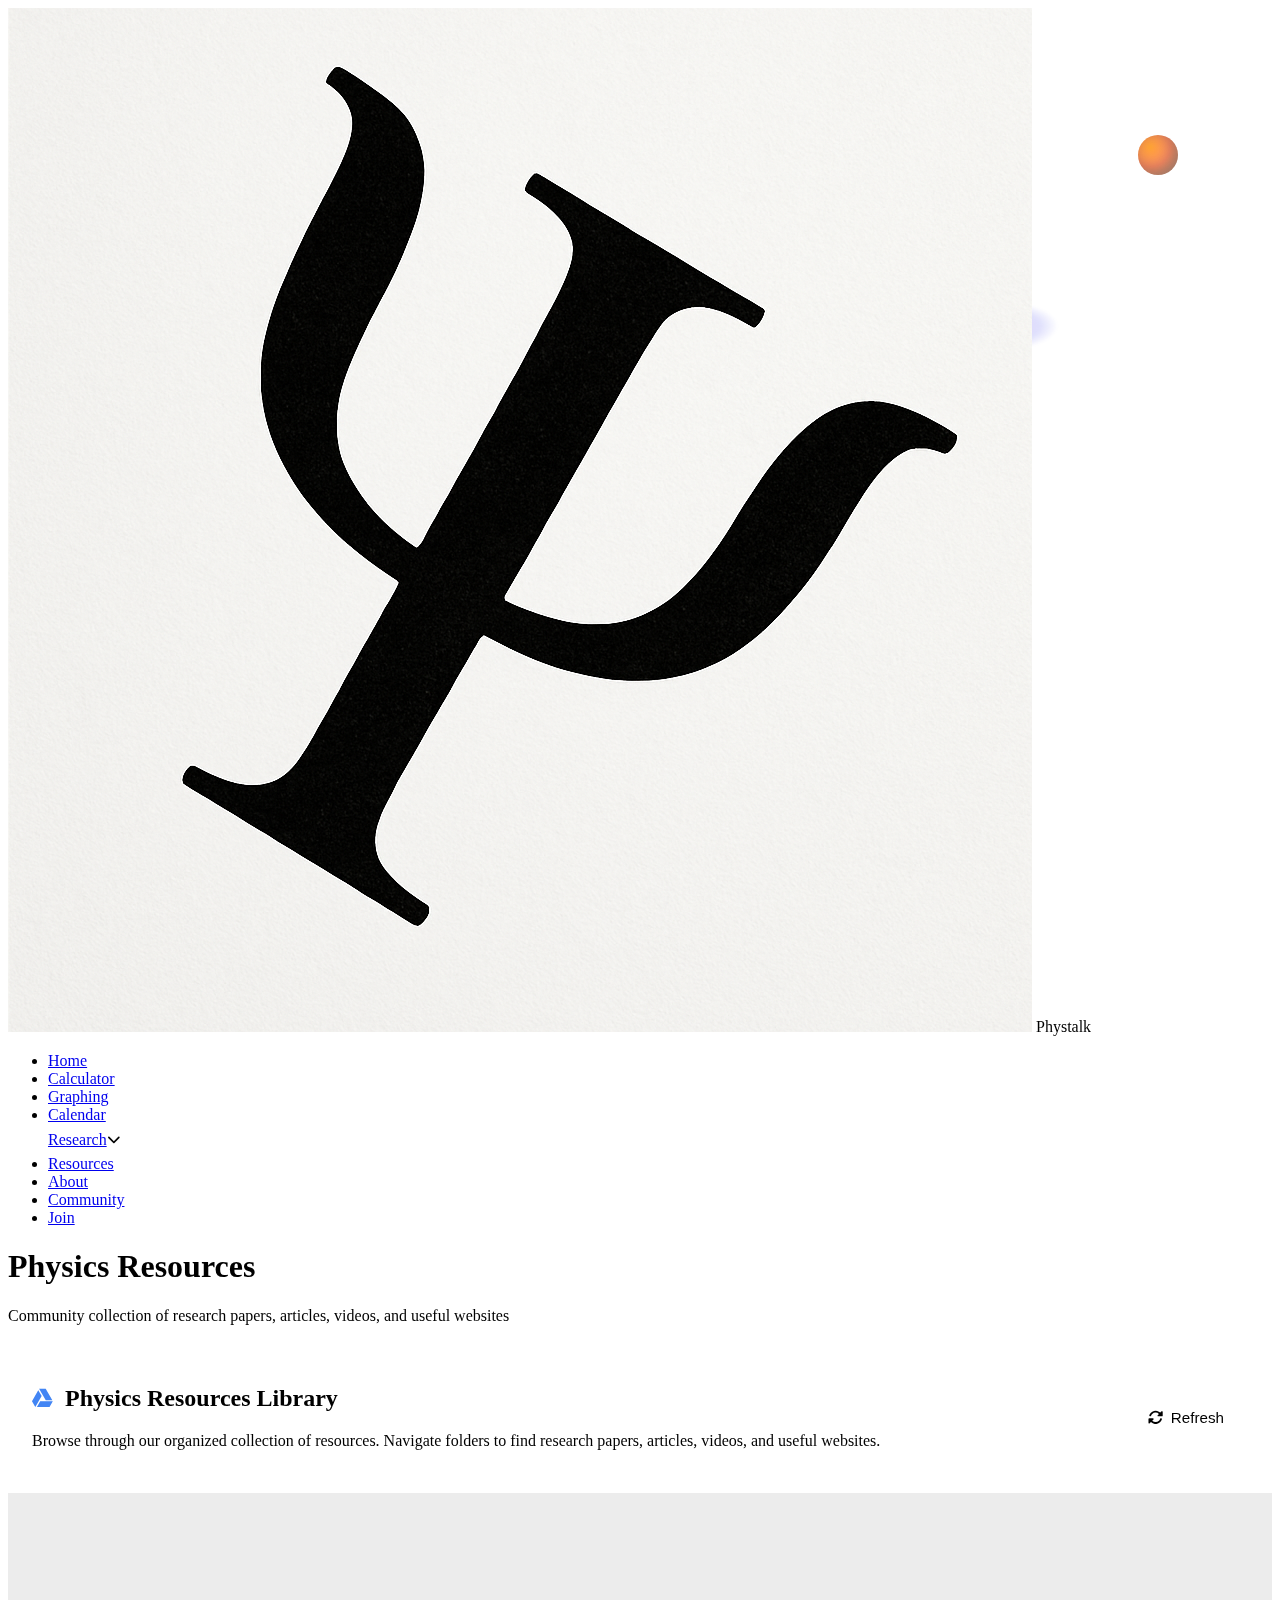
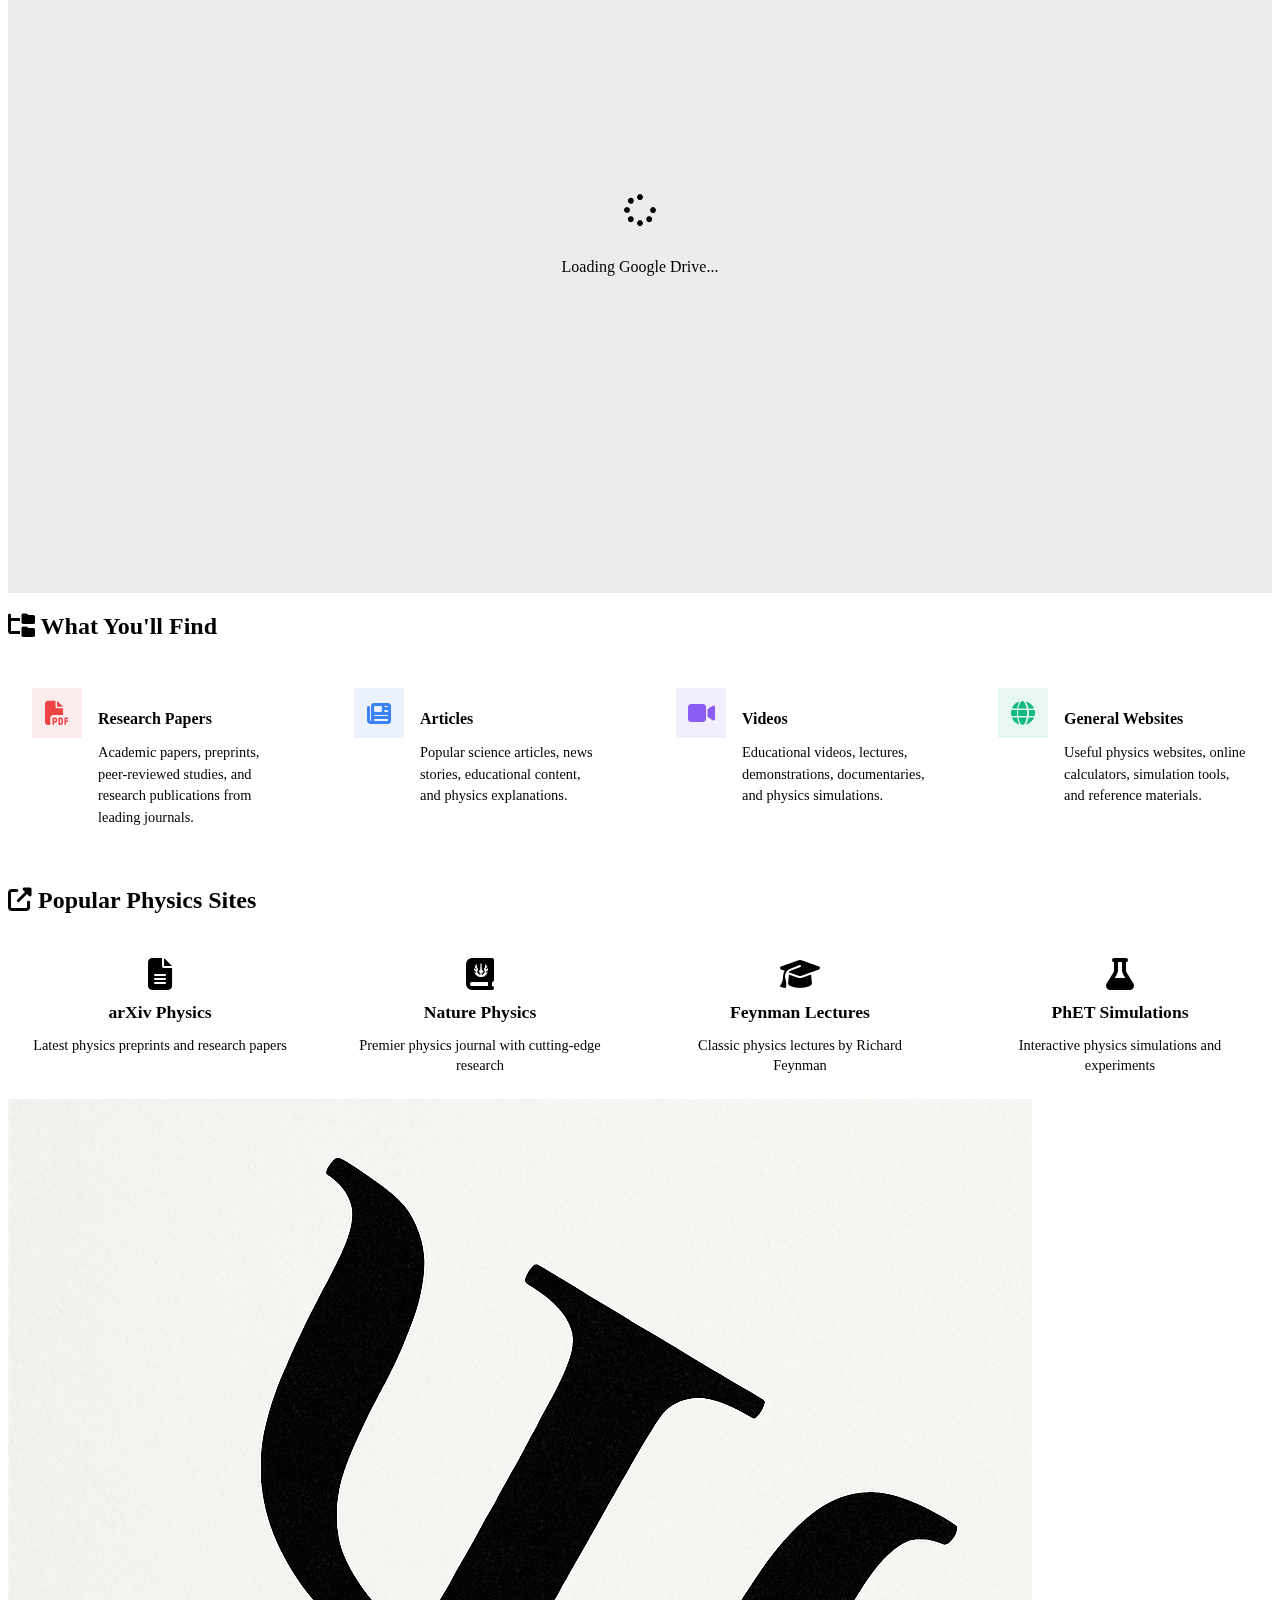
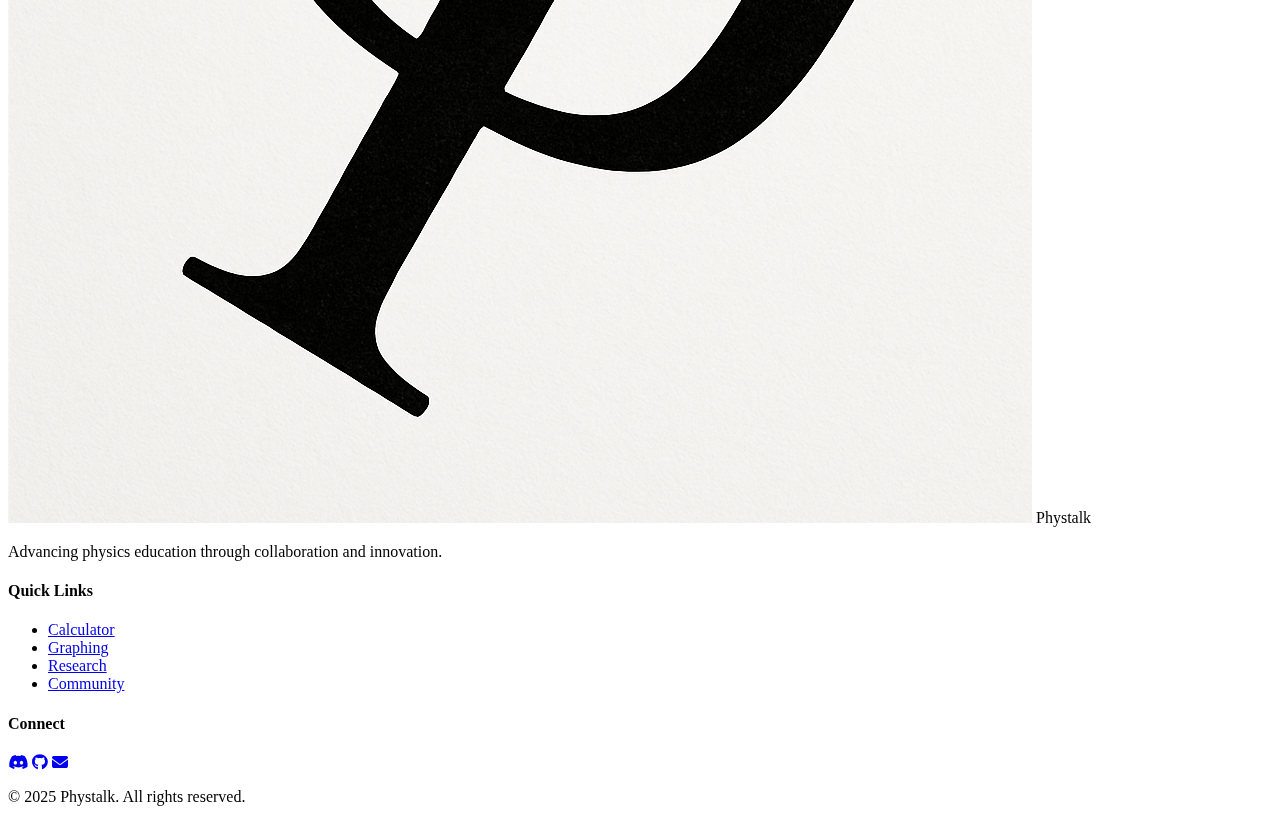
<file: resources.html>
<!DOCTYPE html>
<html lang="en">
<head>
    <meta charset="UTF-8">
    <meta name="viewport" content="width=device-width, initial-scale=1.0">
    <title>Resources - Phystalk</title>
    <link rel="stylesheet" href="style.css">
    <link href="https://fonts.googleapis.com/css2?family=Inter:wght@300;400;500;600;700;800&family=JetBrains+Mono:wght@400;500;600&display=swap" rel="stylesheet">
    <link rel="stylesheet" href="https://cdnjs.cloudflare.com/ajax/libs/font-awesome/6.4.0/css/all.min.css">
</head>
<body>
    <!-- Add space background elements to all pages -->
    <div class="page-space-background">
        <div class="floating-planet planet-1"></div>
        <div class="floating-planet planet-2"></div>
        <div class="floating-nebula nebula-1"></div>
        <div class="floating-nebula nebula-2"></div>
        <div class="cosmic-dust"></div>
        <div class="distant-stars"></div>
    </div>

    <header class="header">
        <nav class="navbar">
            <div class="logo">
                <img src="logo-psi.png" alt="Phystalk Logo" class="logo-img">
                <span class="logo-text">Phystalk</span>
            </div>
            <ul class="nav-menu">
                <li><a href="index.html" class="nav-link">Home</a></li>
                <li><a href="equation.html" class="nav-link">Calculator</a></li>
                <li><a href="desmos.html" class="nav-link">Graphing</a></li>
                <li><a href="calendar.html" class="nav-link">Calendar</a></li>
                <li class="nav-dropdown">
                    <a href="research.html" class="nav-link">Research</a>
                    <button class="dropdown-arrow" onclick="toggleDropdown()">
                        <i class="fas fa-chevron-down"></i>
                    </button>
                    <div class="dropdown-menu" id="researchDropdown">
                        <a href="research.html" class="dropdown-item">
                            <i class="fas fa-microscope"></i>
                            Current Topics
                        </a>
                        <a href="topic-papers.html" class="dropdown-item">
                            <i class="fas fa-file-alt"></i>
                            Topic-wise Papers
                        </a>
                    </div>
                </li>
                <li><a href="resources.html" class="nav-link active">Resources</a></li>
                <li><a href="about.html" class="nav-link">About</a></li>
                <li><a href="discord.html" class="nav-link">Community</a></li>
                <li><a href="join.html" class="nav-link">Join</a></li>

            </ul>
            <div class="hamburger">
                <span class="bar"></span>
                <span class="bar"></span>
                <span class="bar"></span>
            </div>
        </nav>
    </header>

    <main class="main-content">
        <div class="page-container">
            <div class="page-header">
                <h1 class="page-title">Physics Resources</h1>
                <p class="page-subtitle">Community collection of research papers, articles, videos, and useful websites</p>
            </div>

            <!-- Styled Google Drive Section -->
            <div class="content-section drive-section">
                <div class="drive-header">
                    <div class="drive-header-content">
                        <div class="drive-info">
                            <h2 class="drive-title">
                                <i class="fab fa-google-drive"></i>
                                Physics Resources Library
                            </h2>
                            <p class="drive-description">Browse through our organized collection of resources. Navigate folders to find research papers, articles, videos, and useful websites.</p>
                        </div>
                        <div class="drive-controls">
                            <a href="https://drive.google.com/drive/folders/1A9Ho_M3g0sEHrbgWebm7B7kC7JAudp4T" target="_blank" class="drive-btn primary">
                                <i class="fab fa-google-drive"></i>
                                Open in Drive
                            </a>
                            <button class="drive-btn secondary" onclick="refreshDrive()">
                                <i class="fas fa-sync-alt"></i>
                                Refresh
                            </button>
                        </div>
                    </div>
                </div>
                
                <div class="drive-embed-wrapper">
                    <div class="drive-embed-container">
                        <iframe 
                            src="https://drive.google.com/embeddedfolderview?id=1A9Ho_M3g0sEHrbgWebm7B7kC7JAudp4T#grid"
                            class="drive-iframe"
                            frameborder="0" 
                            title="Physics Resources Google Drive">
                        </iframe>
                        <div class="drive-overlay" id="driveOverlay">
                            <div class="drive-loading">
                                <i class="fas fa-spinner fa-spin"></i>
                                <p>Loading Google Drive...</p>
                            </div>
                        </div>
                    </div>
                </div>
            </div>

            <!-- Folder Structure Guide -->
            <div class="content-section folder-guide">
                <h2 class="section-title">
                    <i class="fas fa-folder-tree"></i>
                    What You'll Find
                </h2>
                <div class="folder-grid">
                    <div class="folder-card research-papers">
                        <div class="folder-icon">
                            <i class="fas fa-file-pdf"></i>
                        </div>
                        <div class="folder-info">
                            <h4>Research Papers</h4>
                            <p>Academic papers, preprints, peer-reviewed studies, and research publications from leading journals.</p>
                        </div>
                    </div>
                    <div class="folder-card articles">
                        <div class="folder-icon">
                            <i class="fas fa-newspaper"></i>
                        </div>
                        <div class="folder-info">
                            <h4>Articles</h4>
                            <p>Popular science articles, news stories, educational content, and physics explanations.</p>
                        </div>
                    </div>
                    <div class="folder-card videos">
                        <div class="folder-icon">
                            <i class="fas fa-video"></i>
                        </div>
                        <div class="folder-info">
                            <h4>Videos</h4>
                            <p>Educational videos, lectures, demonstrations, documentaries, and physics simulations.</p>
                        </div>
                    </div>
                    <div class="folder-card websites">
                        <div class="folder-icon">
                            <i class="fas fa-globe"></i>
                        </div>
                        <div class="folder-info">
                            <h4>General Websites</h4>
                            <p>Useful physics websites, online calculators, simulation tools, and reference materials.</p>
                        </div>
                    </div>
                </div>
            </div>

            <!-- External Links -->
            <div class="content-section external-links">
                <h2 class="section-title">
                    <i class="fas fa-external-link-alt"></i>
                    Popular Physics Sites
                </h2>
                <div class="external-grid">
                    <a href="https://arxiv.org/list/physics/recent" target="_blank" class="external-card">
                        <i class="fas fa-file-alt"></i>
                        <h4>arXiv Physics</h4>
                        <p>Latest physics preprints and research papers</p>
                    </a>
                    <a href="https://www.nature.com/nphys/" target="_blank" class="external-card">
                        <i class="fas fa-journal-whills"></i>
                        <h4>Nature Physics</h4>
                        <p>Premier physics journal with cutting-edge research</p>
                    </a>
                    <a href="https://www.feynmanlectures.caltech.edu/" target="_blank" class="external-card">
                        <i class="fas fa-graduation-cap"></i>
                        <h4>Feynman Lectures</h4>
                        <p>Classic physics lectures by Richard Feynman</p>
                    </a>
                    <a href="https://phet.colorado.edu/en/simulations/category/physics" target="_blank" class="external-card">
                        <i class="fas fa-flask"></i>
                        <h4>PhET Simulations</h4>
                        <p>Interactive physics simulations and experiments</p>
                    </a>
                </div>
            </div>
        </div>
    </main>

    <footer class="footer">
        <div class="container">
            <div class="footer-content">
                <div class="footer-section">
                    <div class="logo">
                        <img src="logo-psi.png" alt="Phystalk Logo" class="logo-img">
                        <span class="logo-text">Phystalk</span>
                    </div>
                    <p>Advancing physics education through collaboration and innovation.</p>
                </div>
                <div class="footer-section">
                    <h4>Quick Links</h4>
                    <ul>
                        <li><a href="equation.html">Calculator</a></li>
                        <li><a href="desmos.html">Graphing</a></li>
                        <li><a href="research.html">Research</a></li>
                        <li><a href="discord.html">Community</a></li>
                    </ul>
                </div>
                <div class="footer-section">
                    <h4>Connect</h4>
                    <div class="social-links">
                        <a href="discord.html" class="social-link"><i class="fab fa-discord"></i></a>
                        <a href="#" class="social-link"><i class="fab fa-github"></i></a>
                        <a href="#" class="social-link"><i class="fas fa-envelope"></i></a>
                    </div>
                </div>
            </div>
            <div class="footer-bottom">
                <p>&copy; 2025 Phystalk. All rights reserved.</p>
            </div>
        </div>
    </footer>

    <script>
        window.toggleDropdown = toggleDropdown;
        window.refreshDrive = refreshDrive;

        function toggleDropdown() {
            const dropdown = document.getElementById('researchDropdown');
            const arrow = document.querySelector('.dropdown-arrow i');
            
            dropdown.classList.toggle('active');
            arrow.style.transform = dropdown.classList.contains('active') ? 'rotate(180deg)' : 'rotate(0deg)';
        }

        document.addEventListener('click', function(event) {
            const dropdown = document.getElementById('researchDropdown');
            const navDropdown = document.querySelector('.nav-dropdown');
            
            if (!navDropdown.contains(event.target)) {
                dropdown.classList.remove('active');
                document.querySelector('.dropdown-arrow i').style.transform = 'rotate(0deg)';
            }
        });

        function refreshDrive() {
            const iframe = document.querySelector('.drive-iframe');
            const refreshBtn = document.querySelector('[onclick="refreshDrive()"]');
            const overlay = document.getElementById('driveOverlay');
            
            if (iframe && refreshBtn && overlay) {
                overlay.style.display = 'flex';
                refreshBtn.innerHTML = '<i class="fas fa-spinner fa-spin"></i> Refreshing...';
                refreshBtn.disabled = true;
                
                iframe.src = iframe.src;
                
                setTimeout(() => {
                    overlay.style.display = 'none';
                    refreshBtn.innerHTML = '<i class="fas fa-sync-alt"></i> Refresh';
                    refreshBtn.disabled = false;
                }, 2000);
            }
        }

        document.addEventListener('DOMContentLoaded', function() {
            const iframe = document.querySelector('.drive-iframe');
            const overlay = document.getElementById('driveOverlay');
            
            iframe.addEventListener('load', function() {
                setTimeout(() => {
                    overlay.style.display = 'none';
                }, 1000);
            });
            
            const hamburger = document.querySelector('.hamburger');
            const navMenu = document.querySelector('.nav-menu');

            if (hamburger && navMenu) {
                hamburger.addEventListener('click', () => {
                    hamburger.classList.toggle('active');
                    navMenu.classList.toggle('active');
                });

                document.querySelectorAll('.nav-link').forEach(n => n.addEventListener('click', () => {
                    hamburger.classList.remove('active');
                    navMenu.classList.remove('active');
                }));
            }
        });
    </script>

    <style>
        /* Space background elements for all pages */
        .page-space-background {
            position: fixed;
            top: 0;
            left: 0;
            width: 100%;
            height: 100%;
            z-index: -1;
            pointer-events: none;
            overflow: hidden;
        }

        .floating-planet {
            position: absolute;
            border-radius: 50%;
            background: radial-gradient(circle at 30% 30%, rgba(255, 140, 0, 0.8), rgba(255, 69, 0, 0.6), rgba(139, 69, 19, 0.4));
            box-shadow: inset -5px -5px 15px rgba(0, 0, 0, 0.3);
            animation: planetFloat 12s ease-in-out infinite;
        }

        .planet-1 {
            width: 40px;
            height: 40px;
            top: 15%;
            right: 8%;
            animation-delay: 0s;
        }

        .planet-2 {
            width: 25px;
            height: 25px;
            top: 70%;
            left: 5%;
            background: radial-gradient(circle at 30% 30%, rgba(99, 102, 241, 0.8), rgba(79, 70, 229, 0.6), rgba(55, 48, 163, 0.4));
            animation-delay: -6s;
        }

        .floating-nebula {
            position: absolute;
            border-radius: 60% 40% 70% 30%;
            filter: blur(1px);
            animation: nebulaPulse 15s ease-in-out infinite alternate;
        }

        .nebula-1 {
            width: 120px;
            height: 80px;
            top: 30%;
            right: 15%;
            background: radial-gradient(ellipse 60% 40% at 30% 70%, 
                        rgba(139, 92, 246, 0.3) 0%, 
                        rgba(99, 102, 241, 0.2) 50%, 
                        transparent 75%);
            animation-delay: 0s;
        }

        .nebula-2 {
            width: 80px;
            height: 50px;
            bottom: 25%;
            left: 10%;
            background: radial-gradient(ellipse 50% 60% at 70% 30%, 
                        rgba(16, 185, 129, 0.3) 0%, 
                        rgba(5, 150, 105, 0.2) 50%, 
                        transparent 75%);
            animation-delay: -7s;
        }

        .cosmic-dust {
            position: absolute;
            width: 100%;
            height: 100%;
            background-image: 
                radial-gradient(1px 1px at 20px 30px, rgba(255, 255, 255, 0.1), transparent),
                radial-gradient(1px 1px at 40px 70px, rgba(255, 255, 255, 0.08), transparent),
                radial-gradient(0.5px 0.5px at 90px 40px, rgba(255, 255, 255, 0.06), transparent),
                radial-gradient(0.5px 0.5px at 130px 80px, rgba(255, 255, 255, 0.04), transparent);
            background-repeat: repeat;
            background-size: 150px 120px;
            animation: cosmicDrift 100s linear infinite;
        }

        .distant-stars {
            position: absolute;
            width: 100%;
            height: 100%;
            background-image: 
                radial-gradient(0.5px 0.5px at 15% 25%, rgba(255, 255, 255, 0.8), transparent),
                radial-gradient(0.5px 0.5px at 85% 15%, rgba(173, 216, 255, 0.6), transparent),
                radial-gradient(0.5px 0.5px at 70% 80%, rgba(255, 223, 186, 0.7), transparent),
                radial-gradient(0.5px 0.5px at 25% 60%, rgba(255, 255, 255, 0.5), transparent);
            animation: twinkle 8s ease-in-out infinite alternate;
        }

        @keyframes planetFloat {
            0%, 100% { 
                transform: translateY(0px) scale(1);
                opacity: 0.6;
            }
            50% { 
                transform: translateY(-15px) scale(1.1);
                opacity: 1;
            }
        }

        @keyframes nebulaPulse {
            0%, 100% { 
                opacity: 0.3; 
                transform: scale(1); 
            }
            50% { 
                opacity: 0.6; 
                transform: scale(1.05); 
            }
        }

        @keyframes cosmicDrift {
            0% { transform: translateY(0px); }
            100% { transform: translateY(-120px); }
        }

        @keyframes twinkle {
            0%, 100% { opacity: 0.6; }
            50% { opacity: 0.2; }
        }

        /* Navigation Dropdown Styles */
        .nav-dropdown {
            position: relative;
            display: flex;
            align-items: center;
        }

        .dropdown-arrow {
            background: none;
            border: none;
            color: var(--text-secondary);
            cursor: pointer;
            padding: 0.5rem;
            margin-left: -0.5rem;
            border-radius: var(--border-radius);
            transition: var(--transition);
        }

        .dropdown-arrow:hover {
            color: var(--primary-blue);
            background: rgba(59, 130, 246, 0.1);
        }

        .dropdown-arrow i {
            transition: transform 0.3s ease;
        }

        .dropdown-menu {
            position: absolute;
            top: 100%;
            left: 0;
            background: var(--secondary-bg);
            border: 1px solid var(--border-color);
            border-radius: var(--border-radius);
            box-shadow: var(--shadow-lg);
            opacity: 0;
            visibility: hidden;
            transform: translateY(-10px);
            transition: var(--transition);
            min-width: 200px;
            z-index: 1000;
            margin-top: 0.5rem;
        }

        .dropdown-menu.active {
            opacity: 1;
            visibility: visible;
            transform: translateY(0);
        }

        .dropdown-item {
            display: flex;
            align-items: center;
            gap: 0.75rem;
            padding: 0.75rem 1rem;
            color: var(--text-secondary);
            text-decoration: none;
            transition: var(--transition);
            border-bottom: 1px solid var(--border-color);
        }

        .dropdown-item:last-child {
            border-bottom: none;
        }

        .dropdown-item:hover,
        .dropdown-item.active {
            background: var(--accent-bg);
            color: var(--primary-blue);
        }

        .dropdown-item i {
            width: 16px;
            text-align: center;
        }

        /* Enhanced Drive Section */
        .drive-section {
            background: var(--secondary-bg);
            border: 2px solid var(--primary-blue);
            position: relative;
            overflow: hidden;
        }

        .drive-section::before {
            content: '';
            position: absolute;
            top: 0;
            left: -100%;
            width: 100%;
            height: 4px;
            background: var(--gradient-primary);
            transition: left 0.8s;
        }

        .drive-section:hover::before {
            left: 100%;
        }

        .drive-header {
            background: linear-gradient(135deg, var(--accent-bg), var(--secondary-bg));
            border-bottom: 1px solid var(--border-color);
            padding: 1.5rem;
        }

        .drive-header-content {
            display: flex;
            justify-content: space-between;
            align-items: center;
            gap: 2rem;
        }

        .drive-info {
            flex: 1;
        }

        .drive-title {
            font-size: 1.5rem;
            font-weight: 600;
            color: var(--text-primary);
            margin-bottom: 0.5rem;
            display: flex;
            align-items: center;
            gap: 0.75rem;
        }

        .drive-title i {
            color: #4285f4;
            font-size: 1.3rem;
        }

        .drive-description {
            color: var(--text-secondary);
            line-height: 1.6;
        }

        .drive-controls {
            display: flex;
            gap: 1rem;
        }

        .drive-btn {
            display: inline-flex;
            align-items: center;
            gap: 0.5rem;
            padding: 0.75rem 1.5rem;
            border-radius: var(--border-radius);
            font-weight: 500;
            transition: var(--transition);
            text-decoration: none;
            border: none;
            cursor: pointer;
            font-size: 0.95rem;
        }

        .drive-btn.primary {
            background: var(--gradient-primary);
            color: white;
        }

        .drive-btn.secondary {
            background: var(--accent-bg);
            color: var(--text-secondary);
            border: 1px solid var(--border-color);
        }

        .drive-btn:hover:not(:disabled) {
            transform: translateY(-2px);
            box-shadow: 0 6px 20px rgba(59, 130, 246, 0.3);
        }

        .drive-btn.secondary:hover:not(:disabled) {
            color: var(--primary-blue);
            border-color: var(--primary-blue);
        }

        .drive-btn:disabled {
            opacity: 0.6;
            cursor: not-allowed;
        }

        .drive-embed-wrapper {
            padding: 0;
        }

        .drive-embed-container {
            position: relative;
            height: 700px;
            background: var(--primary-bg);
            border-radius: 0 0 var(--border-radius) var(--border-radius);
            overflow: hidden;
        }

        .drive-iframe {
            width: 100%;
            height: 100%;
            border: none;
            background: white;
            filter: contrast(0.95) brightness(0.95);
        }

        .drive-overlay {
            position: absolute;
            top: 0;
            left: 0;
            right: 0;
            bottom: 0;
            background: var(--secondary-bg);
            display: flex;
            align-items: center;
            justify-content: center;
            z-index: 10;
        }

        .drive-loading {
            text-align: center;
            color: var(--text-secondary);
        }

        .drive-loading i {
            font-size: 2rem;
            margin-bottom: 1rem;
            color: var(--primary-blue);
        }

        /* Folder Guide */
        .folder-guide {
            background: var(--accent-bg);
            border: 1px solid var(--border-color);
        }

        .folder-grid {
            display: grid;
            grid-template-columns: repeat(auto-fit, minmax(280px, 1fr));
            gap: 1.5rem;
            margin-top: 1.5rem;
        }

        .folder-card {
            background: var(--secondary-bg);
            border: 1px solid var(--border-color);
            border-radius: var(--border-radius);
            padding: 1.5rem;
            transition: var(--transition);
            display: flex;
            align-items: flex-start;
            gap: 1rem;
        }

        .folder-card:hover {
            border-color: var(--primary-blue);
            transform: translateY(-3px);
            box-shadow: 0 8px 25px rgba(59, 130, 246, 0.2);
        }

        .folder-icon {
            width: 50px;
            height: 50px;
            border-radius: var(--border-radius);
            display: flex;
            align-items: center;
            justify-content: center;
            font-size: 1.5rem;
            flex-shrink: 0;
        }

        .folder-card.research-papers .folder-icon {
            background: rgba(239, 68, 68, 0.1);
            color: #ef4444;
        }

        .folder-card.articles .folder-icon {
            background: rgba(59, 130, 246, 0.1);
            color: #3b82f6;
        }

        .folder-card.videos .folder-icon {
            background: rgba(139, 92, 246, 0.1);
            color: #8b5cf6;
        }

        .folder-card.websites .folder-icon {
            background: rgba(16, 185, 129, 0.1);
            color: #10b981;
        }

        .folder-info h4 {
            color: var(--text-primary);
            margin-bottom: 0.5rem;
            font-weight: 600;
        }

        .folder-info p {
            color: var(--text-secondary);
            line-height: 1.5;
            font-size: 0.9rem;
        }

        /* External Links */
        .external-links {
            background: var(--accent-bg);
            border: 1px solid var(--border-color);
        }

        .external-grid {
            display: grid;
            grid-template-columns: repeat(auto-fit, minmax(250px, 1fr));
            gap: 1rem;
            margin-top: 1rem;
        }

        .external-card {
            display: flex;
            flex-direction: column;
            align-items: center;
            gap: 0.75rem;
            padding: 1.5rem;
            background: var(--secondary-bg);
            border: 1px solid var(--border-color);
            border-radius: var(--border-radius);
            color: var(--text-secondary);
            text-decoration: none;
            transition: var(--transition);
            text-align: center;
        }

        .external-card:hover {
            border-color: var(--primary-blue);
            color: var(--primary-blue);
            transform: translateY(-2px);
            box-shadow: 0 4px 15px rgba(59, 130, 246, 0.2);
        }

        .external-card i {
            font-size: 2rem;
            color: var(--primary-blue);
        }

        .external-card h4 {
            font-size: 1.1rem;
            font-weight: 600;
            margin: 0;
            color: var(--text-primary);
        }

        .external-card p {
            font-size: 0.9rem;
            margin: 0;
            color: var(--text-muted);
            line-height: 1.4;
        }

        /* Mobile Responsive */
        @media (max-width: 768px) {
            .dropdown-menu {
                left: -50px;
                right: 0;
            }

            .nav-dropdown {
                position: static;
            }

            .nav-menu.active .dropdown-menu {
                position: static;
                opacity: 1;
                visibility: visible;
                transform: none;
                background: var(--accent-bg);
                border: none;
                box-shadow: none;
                margin: 0.5rem 0;
            }

            .drive-header-content {
                flex-direction: column;
                align-items: flex-start;
                gap: 1rem;
            }

            .drive-controls {
                width: 100%;
                justify-content: center;
            }

            .drive-btn {
                flex: 1;
                justify-content: center;
            }

            .drive-embed-container {
                height: 500px;
            }

            .folder-card {
                flex-direction: column;
                text-align: center;
            }

            .floating-planet, .floating-nebula {
                display: none;
            }
        }

        @media (max-width: 480px) {
            .drive-embed-container {
                height: 400px;
            }

            .drive-controls {
                flex-direction: column;
            }

            .external-grid {
                grid-template-columns: 1fr;
            }
        }
    </style>
</body>
</html>
</file>
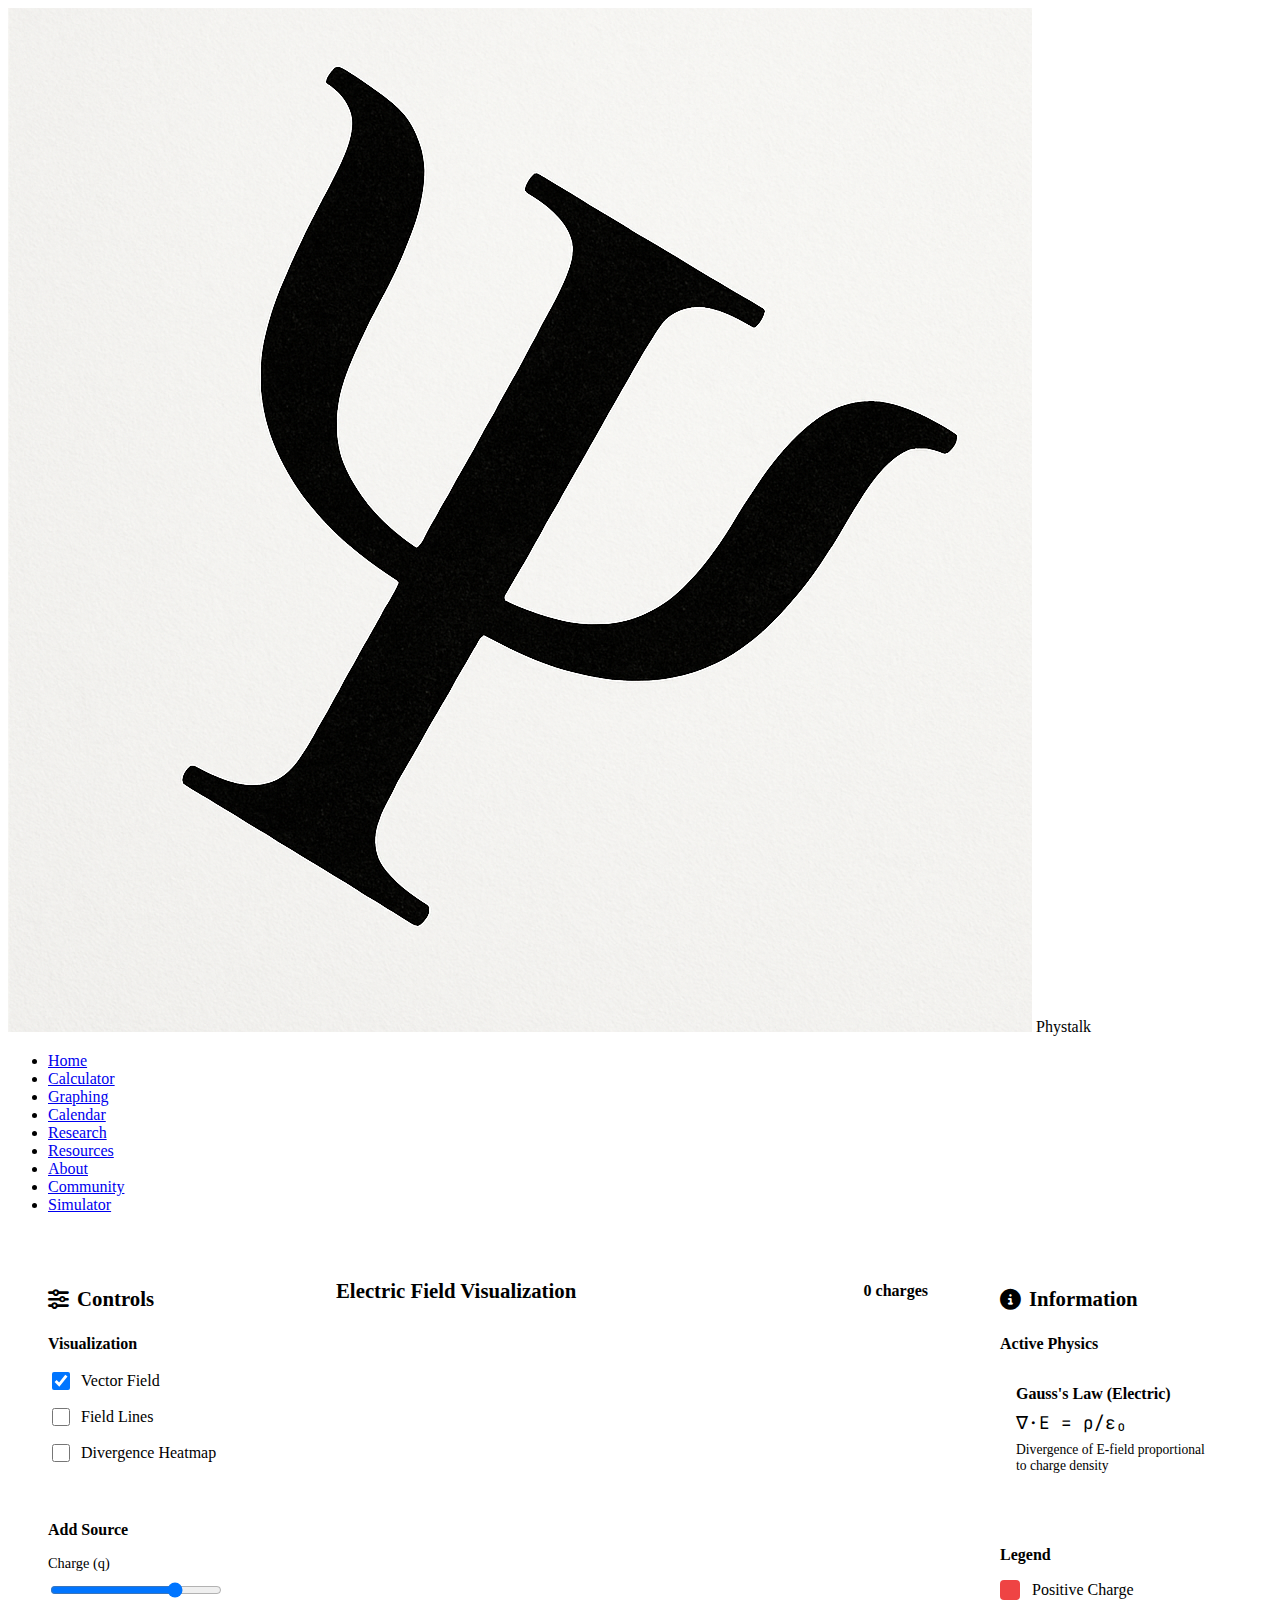
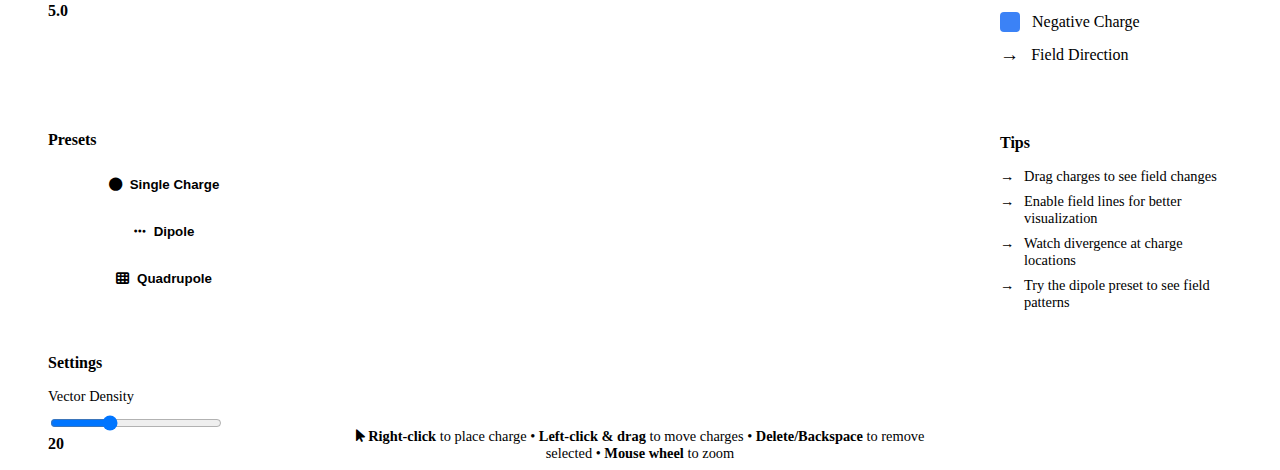
<file: simulator.html>
<!DOCTYPE html>
<html lang="en">
<head>
    <meta charset="UTF-8">
    <meta name="viewport" content="width=device-width, initial-scale=1.0">
    <title>Field Simulator - Phystalk</title>
    <link rel="stylesheet" href="style.css">
    <link href="https://fonts.googleapis.com/css2?family=Inter:wght@300;400;500;600;700;800&family=JetBrains+Mono:wght@400;500;600&display=swap" rel="stylesheet">
    <link rel="stylesheet" href="https://cdnjs.cloudflare.com/ajax/libs/font-awesome/6.4.0/css/all.min.css">
</head>
<body>
    <div class="page-space-background">
        <div class="floating-planet planet-1"></div>
        <div class="floating-planet planet-2"></div>
        <div class="floating-nebula nebula-1"></div>
        <div class="floating-nebula nebula-2"></div>
        <div class="cosmic-dust"></div>
        <div class="distant-stars"></div>
    </div>

    <header class="header">
        <nav class="navbar">
            <div class="logo">
                <img src="logo-psi.png" alt="Phystalk Logo" class="logo-img">
                <span class="logo-text">Phystalk</span>
            </div>
            <ul class="nav-menu">
                <li><a href="index.html" class="nav-link">Home</a></li>
                <li><a href="equation.html" class="nav-link">Calculator</a></li>
                <li><a href="desmos.html" class="nav-link">Graphing</a></li>
                <li><a href="calendar.html" class="nav-link">Calendar</a></li>
                <li><a href="research.html" class="nav-link">Research</a></li>
                <li><a href="resources.html" class="nav-link">Resources</a></li>
                <li><a href="about.html" class="nav-link">About</a></li>
                <li><a href="discord.html" class="nav-link">Community</a></li>
                <li><a href="simulator.html" class="nav-link active">Simulator</a></li>
            </ul>
            <div class="hamburger">
                <span class="bar"></span>
                <span class="bar"></span>
                <span class="bar"></span>
            </div>
        </nav>
    </header>

    <main class="main-content">
        <div class="simulator-container">
            <!-- Left Sidebar - Controls -->
            <div class="controls-panel">
                <div class="panel-header">
                    <h2><i class="fas fa-sliders-h"></i> Controls</h2>
                </div>

                <!-- Visualization Mode -->
                <div class="control-section">
                    <h3>Visualization</h3>
                    <div class="checkbox-group">
                        <label class="checkbox-label">
                            <input type="checkbox" id="showVectors" checked>
                            <span>Vector Field</span>
                        </label>
                        <label class="checkbox-label">
                            <input type="checkbox" id="showFieldLines">
                            <span>Field Lines</span>
                        </label>
                        <label class="checkbox-label">
                            <input type="checkbox" id="showDivergence">
                            <span>Divergence Heatmap</span>
                        </label>
                    </div>
                </div>

                <!-- Add Charge -->
                <div class="control-section">
                    <h3>Add Source</h3>
                    <div class="input-group">
                        <label>Charge (q)</label>
                        <input type="range" id="chargeSlider" min="-10" max="10" value="5" step="0.5">
                        <span id="chargeValue">5.0</span>
                    </div>
                    <button id="addChargeBtn" class="btn-primary">
                        <i class="fas fa-plus"></i> Add Point Charge
                    </button>
                </div>

                <!-- Presets -->
                <div class="control-section">
                    <h3>Presets</h3>
                    <div class="preset-buttons">
                        <button class="preset-btn" onclick="loadPreset('single')">
                            <i class="fas fa-circle"></i> Single Charge
                        </button>
                        <button class="preset-btn" onclick="loadPreset('dipole')">
                            <i class="fas fa-ellipsis-h"></i> Dipole
                        </button>
                        <button class="preset-btn" onclick="loadPreset('quadrupole')">
                            <i class="fas fa-th"></i> Quadrupole
                        </button>
                    </div>
                </div>

                <!-- Vector Density -->
                <div class="control-section">
                    <h3>Settings</h3>
                    <div class="input-group">
                        <label>Vector Density</label>
                        <input type="range" id="densitySlider" min="10" max="40" value="20" step="5">
                        <span id="densityValue">20</span>
                    </div>
                    <div class="input-group">
                        <label>Arrow Scale</label>
                        <input type="range" id="scaleSlider" min="0.5" max="3" value="1.5" step="0.1">
                        <span id="scaleValue">1.5x</span>
                    </div>
                    <div class="input-group">
                        <label>Zoom Level</label>
                        <div class="zoom-controls">
                            <button class="zoom-btn" onclick="zoomOut()">
                                <i class="fas fa-search-minus"></i>
                            </button>
                            <span id="zoomValue">100%</span>
                            <button class="zoom-btn" onclick="zoomIn()">
                                <i class="fas fa-search-plus"></i>
                            </button>
                        </div>
                    </div>
                    <button class="btn-reset" onclick="resetView()">
                        <i class="fas fa-undo"></i> Reset View
                    </button>
                </div>

                <!-- Actions -->
                <div class="control-section">
                    <h3>Actions</h3>
                    <div class="action-buttons">
                        <button id="clearBtn" class="btn-danger">
                            <i class="fas fa-trash"></i> Clear All
                        </button>
                        <button id="exportBtn" class="btn-secondary">
                            <i class="fas fa-download"></i> Export PNG
                        </button>
                    </div>
                </div>
            </div>

            <!-- Main Canvas Area -->
            <div class="canvas-container">
                <div class="canvas-header">
                    <h2>Electric Field Visualization</h2>
                    <div class="info-badge">
                        <span id="chargeCount">0</span> charges
                    </div>
                </div>
                <canvas id="simulatorCanvas"></canvas>
                <div class="canvas-info">
                    <div class="info-text">
                        <i class="fas fa-mouse-pointer"></i> <strong>Right-click</strong> to place charge • <strong>Left-click & drag</strong> to move charges • <strong>Delete/Backspace</strong> to remove selected • <strong>Mouse wheel</strong> to zoom
                    </div>
                    <div class="probe-info" id="probeInfo" style="display: none;">
                        <strong>Probe:</strong> <span id="probeData"></span>
                    </div>
                </div>
            </div>

            <!-- Right Sidebar - Info -->
            <div class="info-panel">
                <div class="panel-header">
                    <h2><i class="fas fa-info-circle"></i> Information</h2>
                </div>

                <!-- Selected Charge Info -->
                <div class="info-section" id="selectedChargeInfo" style="display: none;">
                    <h3>Selected Charge</h3>
                    <div class="charge-details">
                        <div class="detail-row">
                            <span>Charge:</span>
                            <span id="selectedCharge">0</span>
                        </div>
                        <div class="detail-row">
                            <span>Position:</span>
                            <span id="selectedPosition">(0, 0)</span>
                        </div>
                        <button id="deleteSelected" class="btn-danger-small">Delete</button>
                    </div>
                </div>

                <!-- Maxwell's Laws -->
                <div class="info-section">
                    <h3>Active Physics</h3>
                    <div class="physics-card">
                        <div class="physics-title">Gauss's Law (Electric)</div>
                        <div class="physics-equation">∇·E = ρ/ε₀</div>
                        <div class="physics-desc">Divergence of E-field proportional to charge density</div>
                    </div>
                </div>

                <!-- Legend -->
                <div class="info-section">
                    <h3>Legend</h3>
                    <div class="legend-item">
                        <div class="legend-color" style="background: #ef4444;"></div>
                        <span>Positive Charge</span>
                    </div>
                    <div class="legend-item">
                        <div class="legend-color" style="background: #3b82f6;"></div>
                        <span>Negative Charge</span>
                    </div>
                    <div class="legend-item">
                        <div class="legend-arrow">→</div>
                        <span>Field Direction</span>
                    </div>
                </div>

                <!-- Tips -->
                <div class="info-section">
                    <h3>Tips</h3>
                    <ul class="tips-list">
                        <li>Drag charges to see field changes</li>
                        <li>Enable field lines for better visualization</li>
                        <li>Watch divergence at charge locations</li>
                        <li>Try the dipole preset to see field patterns</li>
                    </ul>
                </div>
            </div>
        </div>
    </main>

    <script>
        // Global state
        const state = {
            charges: [],
            selectedCharge: null,
            dragging: false,
            draggedCharge: null,
            mousePos: { x: 0, y: 0 },
            settings: {
                showVectors: true,
                showFieldLines: false,
                showDivergence: false,
                vectorDensity: 20,
                arrowScale: 1.5,
                k: 8.99e9 // Coulomb's constant (scaled for visualization)
            }
        };

        // Canvas setup
        const canvas = document.getElementById('simulatorCanvas');
        const ctx = canvas.getContext('2d');
        
        let scale = 1.0;
        let panX = 0;
        let panY = 0;
        
        function resizeCanvas() {
            const container = canvas.parentElement;
            const header = container.querySelector('.canvas-header');
            const info = container.querySelector('.canvas-info');
            
            const headerHeight = header ? header.offsetHeight : 0;
            const infoHeight = info ? info.offsetHeight : 0;
            const padding = 32;
            
            const width = container.clientWidth - padding;
            const height = container.clientHeight - headerHeight - infoHeight - padding - 16;
            
            // Set internal canvas resolution
            const dpr = window.devicePixelRatio || 1;
            canvas.width = width * dpr;
            canvas.height = height * dpr;
            
            // Set display size
            canvas.style.width = width + 'px';
            canvas.style.height = height + 'px';
            
            // Scale all drawing operations
            ctx.scale(dpr, dpr);
        }
        
        resizeCanvas();
        window.addEventListener('resize', resizeCanvas);
        
        // Transform screen coordinates to world coordinates
        function screenToWorld(screenX, screenY) {
            const rect = canvas.getBoundingClientRect();
            const x = (screenX - rect.left - panX) / scale;
            const y = (screenY - rect.top - panY) / scale;
            return { x, y };
        }
        
        // Transform world coordinates to screen coordinates
        function worldToScreen(worldX, worldY) {
            return {
                x: worldX * scale + panX,
                y: worldY * scale + panY
            };
        }

        // Point Charge class
        class PointCharge {
            constructor(x, y, charge) {
                this.x = x;
                this.y = y;
                this.charge = charge;
                this.radius = 15;
            }

            draw(ctx, selected = false) {
                // Draw charge circle
                ctx.beginPath();
                ctx.arc(this.x, this.y, this.radius, 0, Math.PI * 2);
                ctx.fillStyle = this.charge > 0 ? '#ef4444' : '#3b82f6';
                ctx.fill();
                
                if (selected) {
                    ctx.strokeStyle = '#fbbf24';
                    ctx.lineWidth = 3;
                    ctx.stroke();
                }
                
                ctx.strokeStyle = '#1e293b';
                ctx.lineWidth = 2;
                ctx.stroke();

                // Draw charge symbol
                ctx.fillStyle = 'white';
                ctx.font = 'bold 16px Inter';
                ctx.textAlign = 'center';
                ctx.textBaseline = 'middle';
                ctx.fillText(this.charge > 0 ? '+' : '−', this.x, this.y);
            }

            contains(x, y) {
                const dx = x - this.x;
                const dy = y - this.y;
                return Math.sqrt(dx * dx + dy * dy) < this.radius;
            }

            // Calculate electric field at point (x, y)
            getFieldAt(x, y) {
                const dx = x - this.x;
                const dy = y - this.y;
                const r2 = dx * dx + dy * dy;
                
                if (r2 < this.radius * this.radius) {
                    return { Ex: 0, Ey: 0 };
                }
                
                const r = Math.sqrt(r2);
                const k = 0.001; // Scaled constant for visualization
                const E = (k * this.charge) / r2;
                
                return {
                    Ex: E * (dx / r),
                    Ey: E * (dy / r)
                };
            }
        }

        // Physics calculations
        function calculateField(x, y) {
            let Ex = 0, Ey = 0;
            
            for (const charge of state.charges) {
                const field = charge.getFieldAt(x, y);
                Ex += field.Ex;
                Ey += field.Ey;
            }
            
            return { Ex, Ey, magnitude: Math.sqrt(Ex * Ex + Ey * Ey) };
        }

        // Rendering functions - updated for world space
        function drawVectorField() {
            const rect = canvas.getBoundingClientRect();
            const topLeft = screenToWorld(0, 0);
            const bottomRight = screenToWorld(rect.width, rect.height);
            
            const density = state.settings.vectorDensity;
            const worldWidth = bottomRight.x - topLeft.x;
            const worldHeight = bottomRight.y - topLeft.y;
            const spacing = Math.max(worldWidth, worldHeight) / density;
            const arrowScale = state.settings.arrowScale * 30;
            
            const startX = Math.floor(topLeft.x / spacing) * spacing;
            const startY = Math.floor(topLeft.y / spacing) * spacing;
            
            for (let x = startX; x < bottomRight.x; x += spacing) {
                for (let y = startY; y < bottomRight.y; y += spacing) {
                    const field = calculateField(x, y);
                    const mag = field.magnitude;
                    
                    if (mag < 0.001) continue;
                    
                    const len = Math.min(mag * arrowScale, spacing * 0.8);
                    const angle = Math.atan2(field.Ey, field.Ex);
                    
                    const colorIntensity = Math.min(mag * 100, 255);
                    ctx.strokeStyle = `rgba(96, 165, 250, ${Math.min(colorIntensity / 255, 1)})`;
                    ctx.fillStyle = ctx.strokeStyle;
                    ctx.lineWidth = 2 / scale;
                    
                    ctx.save();
                    ctx.translate(x, y);
                    ctx.rotate(angle);
                    
                    ctx.beginPath();
                    ctx.moveTo(0, 0);
                    ctx.lineTo(len, 0);
                    ctx.stroke();
                    
                    ctx.beginPath();
                    ctx.moveTo(len, 0);
                    ctx.lineTo(len - 8 / scale, -4 / scale);
                    ctx.lineTo(len - 8 / scale, 4 / scale);
                    ctx.closePath();
                    ctx.fill();
                    
                    ctx.restore();
                }
            }
        }

        function drawFieldLines() {
            if (state.charges.length === 0) return;
            
            const numLines = 16;
            ctx.strokeStyle = 'rgba(147, 197, 253, 0.8)';
            ctx.lineWidth = 2 / scale;
            
            for (const charge of state.charges) {
                const startRadius = charge.radius + 5;
                
                for (let i = 0; i < numLines; i++) {
                    const angle = (i / numLines) * 2 * Math.PI;
                    const startX = charge.x + Math.cos(angle) * startRadius;
                    const startY = charge.y + Math.sin(angle) * startRadius;
                    
                    traceFieldLine(startX, startY, charge.charge > 0);
                }
            }
        }

        function traceFieldLine(startX, startY, forward) {
            const points = [{ x: startX, y: startY }];
            let x = startX;
            let y = startY;
            const maxSteps = 300;
            const stepSize = 2;
            
            const rect = canvas.getBoundingClientRect();
            const topLeft = screenToWorld(0, 0);
            const bottomRight = screenToWorld(rect.width, rect.height);
            
            for (let step = 0; step < maxSteps; step++) {
                const field = calculateField(x, y);
                const mag = field.magnitude;
                
                if (mag < 0.00001) break;
                
                const dx = (forward ? field.Ex : -field.Ex) / mag * stepSize;
                const dy = (forward ? field.Ey : -field.Ey) / mag * stepSize;
                
                x += dx;
                y += dy;
                
                if (x < topLeft.x || x > bottomRight.x || y < topLeft.y || y > bottomRight.y) break;
                
                let hitCharge = false;
                for (const charge of state.charges) {
                    const dist = Math.sqrt((x - charge.x) ** 2 + (y - charge.y) ** 2);
                    if (dist < charge.radius) {
                        hitCharge = true;
                        break;
                    }
                }
                if (hitCharge) break;
                
                points.push({ x, y });
            }
            
            if (points.length > 3) {
                ctx.beginPath();
                ctx.moveTo(points[0].x, points[0].y);
                for (let i = 1; i < points.length; i++) {
                    ctx.lineTo(points[i].x, points[i].y);
                }
                ctx.stroke();
            }
        }

        function drawDivergenceHeatmap() {
            if (state.charges.length === 0) return;
            
            const rect = canvas.getBoundingClientRect();
            const topLeft = screenToWorld(0, 0);
            const bottomRight = screenToWorld(rect.width, rect.height);
            
            const step = 5;
            
            for (let y = topLeft.y; y < bottomRight.y; y += step) {
                for (let x = topLeft.x; x < bottomRight.x; x += step) {
                    const div = calculateDivergence(x, y);
                    const scaledDiv = div * 50000;
                    
                    if (Math.abs(scaledDiv) > 0.5) {
                        if (scaledDiv > 0) {
                            const alpha = Math.min(Math.abs(scaledDiv) / 100, 0.7);
                            ctx.fillStyle = `rgba(239, 68, 68, ${alpha})`;
                        } else {
                            const alpha = Math.min(Math.abs(scaledDiv) / 100, 0.7);
                            ctx.fillStyle = `rgba(59, 130, 246, ${alpha})`;
                        }
                        ctx.fillRect(x, y, step, step);
                    }
                }
            }
        }

        function calculateDivergence(x, y) {
            const h = 5;
            
            const rect = canvas.getBoundingClientRect();
            const topLeft = screenToWorld(0, 0);
            const bottomRight = screenToWorld(rect.width, rect.height);
            
            if (x < topLeft.x + h || x > bottomRight.x - h || 
                y < topLeft.y + h || y > bottomRight.y - h) {
                return 0;
            }
            
            const f_right = calculateField(x + h, y);
            const f_left = calculateField(x - h, y);
            const f_up = calculateField(x, y - h);
            const f_down = calculateField(x, y + h);
            
            const dEx_dx = (f_right.Ex - f_left.Ex) / (2 * h);
            const dEy_dy = (f_down.Ey - f_up.Ey) / (2 * h);
            
            return dEx_dx + dEy_dy;
        }

        // Main render loop - FIXED FOR PROPER SCALING
        function render() {
            // Get display dimensions
            const rect = canvas.getBoundingClientRect();
            const displayWidth = rect.width;
            const displayHeight = rect.height;
            
            // Clear with proper DPR scaling
            ctx.setTransform(1, 0, 0, 1, 0, 0);
            ctx.clearRect(0, 0, canvas.width, canvas.height);
            
            // Apply DPR scaling
            const dpr = window.devicePixelRatio || 1;
            ctx.scale(dpr, dpr);
            
            // Apply pan and zoom
            ctx.translate(panX, panY);
            ctx.scale(scale, scale);
            
            // Calculate visible bounds in world space
            const topLeft = screenToWorld(0, 0);
            const bottomRight = screenToWorld(displayWidth, displayHeight);
            const worldWidth = bottomRight.x - topLeft.x;
            const worldHeight = bottomRight.y - topLeft.y;
            
            // Background
            ctx.fillStyle = '#0f1629';
            ctx.fillRect(topLeft.x, topLeft.y, worldWidth, worldHeight);
            
            // Grid
            ctx.strokeStyle = 'rgba(96, 165, 250, 0.1)';
            ctx.lineWidth = 1 / scale;
            const gridSize = 50;
            
            const startX = Math.floor(topLeft.x / gridSize) * gridSize;
            const endX = Math.ceil(bottomRight.x / gridSize) * gridSize;
            const startY = Math.floor(topLeft.y / gridSize) * gridSize;
            const endY = Math.ceil(bottomRight.y / gridSize) * gridSize;
            
            for (let x = startX; x <= endX; x += gridSize) {
                ctx.beginPath();
                ctx.moveTo(x, startY);
                ctx.lineTo(x, endY);
                ctx.stroke();
            }
            for (let y = startY; y <= endY; y += gridSize) {
                ctx.beginPath();
                ctx.moveTo(startX, y);
                ctx.lineTo(endX, y);
                ctx.stroke();
            }
            
            // Render visualization layers in world space
            if (state.settings.showDivergence && state.charges.length > 0) {
                ctx.save();
                drawDivergenceHeatmap();
                ctx.restore();
            }
            
            if (state.settings.showFieldLines && state.charges.length > 0) {
                ctx.save();
                drawFieldLines();
                ctx.restore();
            }
            
            if (state.settings.showVectors && state.charges.length > 0) {
                ctx.save();
                drawVectorField();
                ctx.restore();
            }
            
            // Draw charges - these maintain consistent size
            for (const charge of state.charges) {
                ctx.save();
                charge.draw(ctx, charge === state.selectedCharge);
                ctx.restore();
            }
            
            requestAnimationFrame(render);
        }

        // Event handlers - FIXED INTERACTIONS
        let isDragging = false;
        let draggedCharge = null;
        
        // LEFT-CLICK: Select and drag charges
        canvas.addEventListener('mousedown', (e) => {
            if (e.button !== 0) return; // Only left mouse button
            
            const world = screenToWorld(e.clientX, e.clientY);
            
            // Check if clicked on existing charge
            const clicked = state.charges.find(c => c.contains(world.x, world.y));
            
            if (clicked) {
                isDragging = true;
                draggedCharge = clicked;
                state.selectedCharge = clicked;
                updateSelectedInfo();
                e.preventDefault();
            }
        });

        canvas.addEventListener('mousemove', (e) => {
            if (!isDragging || !draggedCharge) return;
            
            const world = screenToWorld(e.clientX, e.clientY);
            
            // Get canvas bounds in world space
            const rect = canvas.getBoundingClientRect();
            const topLeft = screenToWorld(rect.left, rect.top);
            const bottomRight = screenToWorld(rect.right, rect.bottom);
            
            // Keep charge within bounds
            draggedCharge.x = Math.max(topLeft.x + draggedCharge.radius, 
                                       Math.min(bottomRight.x - draggedCharge.radius, world.x));
            draggedCharge.y = Math.max(topLeft.y + draggedCharge.radius, 
                                       Math.min(bottomRight.y - draggedCharge.radius, world.y));
            
            updateSelectedInfo();
        });

        canvas.addEventListener('mouseup', (e) => {
            if (e.button === 0) {
                isDragging = false;
                draggedCharge = null;
            }
        });

        canvas.addEventListener('mouseleave', () => {
            isDragging = false;
            draggedCharge = null;
        });

        // RIGHT-CLICK: Place new charge
        canvas.addEventListener('contextmenu', (e) => {
            e.preventDefault(); // Prevent browser context menu
            
            const world = screenToWorld(e.clientX, e.clientY);
            
            // Add new charge at click position
            if (state.charges.length < 50) {
                const charge = parseFloat(document.getElementById('chargeSlider').value);
                const newCharge = new PointCharge(world.x, world.y, charge);
                state.charges.push(newCharge);
                state.selectedCharge = newCharge;
                updateChargeCount();
                updateSelectedInfo();
            }
        });
        
        // Delete charge on Delete/Backspace key
        document.addEventListener('keydown', (e) => {
            if ((e.key === 'Delete' || e.key === 'Backspace') && state.selectedCharge) {
                state.charges = state.charges.filter(c => c !== state.selectedCharge);
                state.selectedCharge = null;
                updateSelectedInfo();
                updateChargeCount();
                e.preventDefault();
            }
        });
        
        // ZOOM with mouse wheel - FIXED
        canvas.addEventListener('wheel', (e) => {
            e.preventDefault();
            
            const rect = canvas.getBoundingClientRect();
            const mouseX = e.clientX - rect.left;
            const mouseY = e.clientY - rect.top;
            
            // Get world position before zoom
            const worldBefore = screenToWorld(e.clientX, e.clientY);
            
            // Update scale
            const zoomFactor = e.deltaY > 0 ? 0.9 : 1.1;
            const newScale = Math.max(0.5, Math.min(5, scale * zoomFactor));
            
            // Calculate new pan to keep mouse position fixed
            const scaleChange = newScale / scale;
            panX = mouseX - (mouseX - panX) * scaleChange;
            panY = mouseY - (mouseY - panY) * scaleChange;
            
            scale = newScale;
            updateZoomDisplay();
        }, { passive: false });

        // UI Controls
        document.getElementById('showVectors').addEventListener('change', (e) => {
            state.settings.showVectors = e.target.checked;
        });

        document.getElementById('showFieldLines').addEventListener('change', (e) => {
            state.settings.showFieldLines = e.target.checked;
        });

        document.getElementById('showDivergence').addEventListener('change', (e) => {
            state.settings.showDivergence = e.target.checked;
        });

        document.getElementById('chargeSlider').addEventListener('input', (e) => {
            document.getElementById('chargeValue').textContent = parseFloat(e.target.value).toFixed(1);
        });

        document.getElementById('densitySlider').addEventListener('input', (e) => {
            state.settings.vectorDensity = parseInt(e.target.value);
            document.getElementById('densityValue').textContent = e.target.value;
        });

        document.getElementById('scaleSlider').addEventListener('input', (e) => {
            state.settings.arrowScale = parseFloat(e.target.value);
            document.getElementById('scaleValue').textContent = e.target.value + 'x';
        });

        document.getElementById('addChargeBtn').addEventListener('click', () => {
            if (state.charges.length < 50) {
                const charge = parseFloat(document.getElementById('chargeSlider').value);
                state.charges.push(new PointCharge(canvas.width / 2, canvas.height / 2, charge));
                updateChargeCount();
            }
        });

        document.getElementById('clearBtn').addEventListener('click', () => {
            if (confirm('Clear all charges?')) {
                state.charges = [];
                state.selectedCharge = null;
                updateChargeCount();
                updateSelectedInfo();
            }
        });

        document.getElementById('exportBtn').addEventListener('click', () => {
            // Create temporary canvas for export
            const tempCanvas = document.createElement('canvas');
            const rect = canvas.getBoundingClientRect();
            
            // Set export dimensions
            const exportWidth = 1920;
            const exportHeight = 1080;
            tempCanvas.width = exportWidth;
            tempCanvas.height = exportHeight;
            const tempCtx = tempCanvas.getContext('2d');
            
            // Calculate bounds that include all charges
            if (state.charges.length === 0) {
                alert('Add some charges first!');
                return;
            }
            
            let minX = Infinity, maxX = -Infinity;
            let minY = Infinity, maxY = -Infinity;
            
            state.charges.forEach(charge => {
                minX = Math.min(minX, charge.x - charge.radius - 50);
                maxX = Math.max(maxX, charge.x + charge.radius + 50);
                minY = Math.min(minY, charge.y - charge.radius - 50);
                maxY = Math.max(maxY, charge.y + charge.radius + 50);
            });
            
            const worldWidth = maxX - minX;
            const worldHeight = maxY - minY;
            
            // Calculate scale to fit all charges
            const scaleX = exportWidth / worldWidth;
            const scaleY = exportHeight / worldHeight;
            const exportScale = Math.min(scaleX, scaleY) * 0.9; // 90% to add padding
            
            // Center the view
            const offsetX = (exportWidth - worldWidth * exportScale) / 2 - minX * exportScale;
            const offsetY = (exportHeight - worldHeight * exportScale) / 2 - minY * exportScale;
            
            // Apply transform
            tempCtx.translate(offsetX, offsetY);
            tempCtx.scale(exportScale, exportScale);
            
            // Background
            tempCtx.fillStyle = '#0f1629';
            tempCtx.fillRect(minX, minY, worldWidth, worldHeight);
            
            // Grid
            tempCtx.strokeStyle = 'rgba(96, 165, 250, 0.1)';
            tempCtx.lineWidth = 1 / exportScale;
            const gridSize = 50;
            for (let x = Math.floor(minX / gridSize) * gridSize; x <= maxX; x += gridSize) {
                tempCtx.beginPath();
                tempCtx.moveTo(x, minY);
                tempCtx.lineTo(x, maxY);
                tempCtx.stroke();
            }
            for (let y = Math.floor(minY / gridSize) * gridSize; y <= maxY; y += gridSize) {
                tempCtx.beginPath();
                tempCtx.moveTo(minX, y);
                tempCtx.lineTo(maxX, y);
                tempCtx.stroke();
            }
            
            // Temporarily swap contexts
            const originalCtx = window.ctx;
            const originalScale = scale;
            window.ctx = tempCtx;
            scale = exportScale;
            
            // Render all layers
            if (state.settings.showDivergence && state.charges.length > 0) {
                // Render divergence for visible area
                const step = 5;
                for (let y = minY; y < maxY; y += step) {
                    for (let x = minX; x < maxX; x += step) {
                        const div = calculateDivergence(x, y);
                        const scaledDiv = div * 50000;
                        
                        if (Math.abs(scaledDiv) > 0.5) {
                            if (scaledDiv > 0) {
                                const alpha = Math.min(Math.abs(scaledDiv) / 100, 0.7);
                                tempCtx.fillStyle = `rgba(239, 68, 68, ${alpha})`;
                            } else {
                                const alpha = Math.min(Math.abs(scaledDiv) / 100, 0.7);
                                tempCtx.fillStyle = `rgba(59, 130, 246, ${alpha})`;
                            }
                            tempCtx.fillRect(x, y, step, step);
                        }
                    }
                }
            }
            
            if (state.settings.showFieldLines) {
                tempCtx.strokeStyle = 'rgba(147, 197, 253, 0.8)';
                tempCtx.lineWidth = 2 / exportScale;
                drawFieldLines();
            }
            
            if (state.settings.showVectors) {
                drawVectorField();
            }
            
            // Draw charges
            for (const charge of state.charges) {
                charge.draw(tempCtx, false);
            }
            
            // Restore original context
            window.ctx = originalCtx;
            scale = originalScale;
            
            // Download
            const link = document.createElement('a');
            link.download = 'phystalk-field-simulation.png';
            link.href = tempCanvas.toDataURL('image/png');
            link.click();
        });

        // Preset functions
        function loadPreset(type) {
            state.charges = [];
            const cx = canvas.width / 2;
            const cy = canvas.height / 2;
            
            switch(type) {
                case 'single':
                    state.charges.push(new PointCharge(cx, cy, 5));
                    break;
                case 'dipole':
                    state.charges.push(new PointCharge(cx - 100, cy, 5));
                    state.charges.push(new PointCharge(cx + 100, cy, -5));
                    break;
                case 'quadrupole':
                    state.charges.push(new PointCharge(cx - 80, cy - 80, 5));
                    state.charges.push(new PointCharge(cx + 80, cy - 80, -5));
                    state.charges.push(new PointCharge(cx - 80, cy + 80, -5));
                    state.charges.push(new PointCharge(cx + 80, cy + 80, 5));
                    break;
            }
            
            updateChargeCount();
        }

        function updateChargeCount() {
            document.getElementById('chargeCount').textContent = state.charges.length;
        }

        function updateSelectedInfo() {
            const infoDiv = document.getElementById('selectedChargeInfo');
            if (state.selectedCharge) {
                infoDiv.style.display = 'block';
                document.getElementById('selectedCharge').textContent = state.selectedCharge.charge.toFixed(1);
                document.getElementById('selectedPosition').textContent = 
                    `(${state.selectedCharge.x.toFixed(0)}, ${state.selectedCharge.y.toFixed(0)})`;
            } else {
                infoDiv.style.display = 'none';
            }
        }

        document.getElementById('deleteSelected').addEventListener('click', () => {
            if (state.selectedCharge) {
                state.charges = state.charges.filter(c => c !== state.selectedCharge);
                state.selectedCharge = null;
                updateSelectedInfo();
                updateChargeCount();
            }
        });

        // Mobile menu
        const hamburger = document.querySelector('.hamburger');
        const navMenu = document.querySelector('.nav-menu');
        
        if (hamburger) {
            hamburger.addEventListener('click', () => {
                hamburger.classList.toggle('active');
                navMenu.classList.toggle('active');
            });
        }

        // Zoom functions - FIXED
        window.zoomIn = function() {
            const rect = canvas.getBoundingClientRect();
            const centerX = rect.width / 2;
            const centerY = rect.height / 2;
            
            const worldBefore = screenToWorld(rect.left + centerX, rect.top + centerY);
            
            scale = Math.min(5, scale * 1.2);
            
            // Adjust pan to keep center fixed
            const worldAfter = screenToWorld(rect.left + centerX, rect.top + centerY);
            panX += (worldAfter.x - worldBefore.x) * scale;
            panY += (worldAfter.y - worldBefore.y) * scale;
            
            updateZoomDisplay();
        };

        window.zoomOut = function() {
            const rect = canvas.getBoundingClientRect();
            const centerX = rect.width / 2;
            const centerY = rect.height / 2;
            
            const worldBefore = screenToWorld(rect.left + centerX, rect.top + centerY);
            
            scale = Math.max(0.5, scale / 1.2);
            
            // Adjust pan to keep center fixed
            const worldAfter = screenToWorld(rect.left + centerX, rect.top + centerY);
            panX += (worldAfter.x - worldBefore.x) * scale;
            panY += (worldAfter.y - worldBefore.y) * scale;
            
            updateZoomDisplay();
        };

        window.resetView = function() {
            scale = 1.0;
            panX = 0;
            panY = 0;
            updateZoomDisplay();
        };

        function updateZoomDisplay() {
            document.getElementById('zoomValue').textContent = Math.round(scale * 100) + '%';
        }

        // Start render loop
        render();
    </script>

    <style>
        .simulator-container {
            display: grid;
            grid-template-columns: 280px 1fr 280px;
            gap: 1rem;
            padding: 1rem;
            height: calc(100vh - 100px);
            max-width: 100%;
            margin: 0 auto;
            overflow: hidden;
        }

        .controls-panel, .info-panel {
            background: var(--secondary-bg);
            border: 1px solid var(--border-color);
            border-radius: var(--border-radius);
            padding: 1.5rem;
            overflow-y: auto;
            overflow-x: hidden;
            height: 100%;
        }

        .panel-header h2 {
            color: var(--text-primary);
            font-size: 1.3rem;
            margin-bottom: 1.5rem;
            display: flex;
            align-items: center;
            gap: 0.5rem;
        }

        .control-section, .info-section {
            margin-bottom: 2rem;
            padding-bottom: 1.5rem;
            border-bottom: 1px solid var(--border-color);
        }

        .control-section:last-child, .info-section:last-child {
            border-bottom: none;
        }

        .control-section h3, .info-section h3 {
            color: var(--primary-blue);
            font-size: 1rem;
            margin-bottom: 1rem;
            font-weight: 600;
        }

        .checkbox-group {
            display: flex;
            flex-direction: column;
            gap: 0.75rem;
        }

        .checkbox-label {
            display: flex;
            align-items: center;
            gap: 0.5rem;
            color: var(--text-secondary);
            cursor: pointer;
        }

        .checkbox-label input[type="checkbox"] {
            width: 18px;
            height: 18px;
            cursor: pointer;
        }

        .input-group {
            margin-bottom: 1rem;
        }

        .input-group label {
            display: block;
            color: var(--text-secondary);
            margin-bottom: 0.5rem;
            font-size: 0.9rem;
        }

        .input-group input[type="range"] {
            width: calc(100% - 60px);
            margin-right: 10px;
        }

        .input-group span {
            color: var(--primary-blue);
            font-weight: 600;
            min-width: 50px;
            display: inline-block;
        }

        .btn-primary, .preset-btn {
            width: 100%;
            padding: 0.75rem;
            background: var(--gradient-primary);
            color: white;
            border: none;
            border-radius: var(--border-radius);
            cursor: pointer;
            font-weight: 600;
            transition: var(--transition);
            display: flex;
            align-items: center;
            justify-content: center;
            gap: 0.5rem;
        }

        .btn-primary:hover, .preset-btn:hover {
            transform: translateY(-2px);
            box-shadow: 0 4px 12px rgba(96, 165, 250, 0.3);
        }

        .preset-buttons {
            display: flex;
            flex-direction: column;
            gap: 0.5rem;
        }

        .preset-btn {
            background: var(--accent-bg);
            border: 1px solid var(--border-color);
            color: var(--text-secondary);
        }

        .preset-btn:hover {
            background: rgba(96, 165, 250, 0.1);
            border-color: var(--primary-blue);
            color: var(--primary-blue);
        }

        .action-buttons {
            display: flex;
            flex-direction: column;
            gap: 0.5rem;
        }

        .btn-danger, .btn-secondary {
            padding: 0.75rem;
            border: none;
            border-radius: var(--border-radius);
            cursor: pointer;
            font-weight: 600;
            transition: var(--transition);
            display: flex;
            align-items: center;
            justify-content: center;
            gap: 0.5rem;
        }

        .btn-danger {
            background: linear-gradient(135deg, #ef4444, #dc2626);
            color: white;
        }

        .btn-secondary {
            background: var(--accent-bg);
            border: 1px solid var(--border-color);
            color: var(--text-secondary);
        }

        .btn-danger:hover, .btn-secondary:hover {
            transform: translateY(-2px);
        }

        .canvas-container {
            background: var(--secondary-bg);
            border: 2px solid var(--primary-blue);
            border-radius: var(--border-radius);
            padding: 1rem;
            display: flex;
            flex-direction: column;
            height: 100%;
            min-height: 0;
            overflow: hidden;
        }

        .canvas-header {
            display: flex;
            justify-content: space-between;
            align-items: center;
            margin-bottom: 1rem;
            flex-shrink: 0;
        }

        .canvas-header h2 {
            color: var(--text-primary);
            font-size: 1.3rem;
        }

        .info-badge {
            background: var(--accent-bg);
            padding: 0.5rem 1rem;
            border-radius: 20px;
            color: var(--primary-blue);
            font-weight: 600;
        }

        #simulatorCanvas {
            border: 1px solid var(--border-color);
            border-radius: var(--border-radius);
            cursor: crosshair;
            flex: 1;
            min-height: 0;
            width: 100%;
        }

        .canvas-info {
            margin-top: 1rem;
            padding-top: 1rem;
            border-top: 1px solid var(--border-color);
            flex-shrink: 0;
        }

        .info-text {
            color: var(--text-secondary);
            font-size: 0.9rem;
            text-align: center;
        }

        .physics-card {
            background: var(--accent-bg);
            padding: 1rem;
            border-radius: var(--border-radius);
            border-left: 3px solid var(--primary-blue);
        }

        .physics-title {
            color: var(--text-primary);
            font-weight: 600;
            margin-bottom: 0.5rem;
        }

        .physics-equation {
            font-family: 'JetBrains Mono', monospace;
            color: var(--primary-blue);
            font-size: 1.1rem;
            margin-bottom: 0.5rem;
        }

        .physics-desc {
            color: var(--text-muted);
            font-size: 0.85rem;
        }

        .legend-item {
            display: flex;
            align-items: center;
            gap: 0.75rem;
            margin-bottom: 0.75rem;
            color: var(--text-secondary);
        }

        .legend-color {
            width: 20px;
            height: 20px;
            border-radius: 4px;
        }

        .legend-arrow {
            color: var(--primary-blue);
            font-size: 1.2rem;
            font-weight: bold;
        }

        .tips-list {
            list-style: none;
            padding: 0;
        }

        .tips-list li {
            color: var(--text-secondary);
            margin-bottom: 0.5rem;
            padding-left: 1.5rem;
            position: relative;
            font-size: 0.9rem;
        }

        .tips-list li::before {
            content: '→';
            position: absolute;
            left: 0;
            color: var(--primary-blue);
        }

        .charge-details {
            background: var(--accent-bg);
            padding: 1rem;
            border-radius: var(--border-radius);
        }

        .detail-row {
            display: flex;
            justify-content: space-between;
            margin-bottom: 0.5rem;
            color: var(--text-secondary);
        }

        .detail-row span:last-child {
            color: var(--text-primary);
            font-weight: 600;
        }

        .btn-danger-small {
            width: 100%;
            padding: 0.5rem;
            margin-top: 0.5rem;
            background: #ef4444;
            color: white;
            border: none;
            border-radius: var(--border-radius);
            cursor: pointer;
            font-weight: 600;
        }

        .btn-danger-small:hover {
            background: #dc2626;
        }

        .zoom-controls {
            display: flex;
            align-items: center;
            gap: 0.5rem;
            justify-content: space-between;
        }

        .zoom-btn {
            background: var(--accent-bg);
            border: 1px solid var(--border-color);
            border-radius: var(--border-radius);
            padding: 0.5rem 0.75rem;
            color: var(--text-secondary);
            cursor: pointer;
            transition: var(--transition);
            display: flex;
            align-items: center;
            justify-content: center;
        }

        .zoom-btn:hover {
            background: var(--primary-blue);
            color: white;
            border-color: var(--primary-blue);
        }

        #zoomValue {
            color: var(--primary-blue);
            font-weight: 600;
            min-width: 50px;
            text-align: center;
        }

        .btn-reset {
            width: 100%;
            padding: 0.75rem;
            margin-top: 0.5rem;
            background: var(--accent-bg);
            border: 1px solid var(--border-color);
            color: var(--text-secondary);
            border-radius: var(--border-radius);
            cursor: pointer;
            font-weight: 600;
            transition: var(--transition);
            display: flex;
            align-items: center;
            justify-content: center;
            gap: 0.5rem;
        }

        .btn-reset:hover {
            background: var(--primary-blue);
            color: white;
            border-color: var(--primary-blue);
            transform: translateY(-2px);
        }

        @media (max-width: 1200px) {
            .simulator-container {
                grid-template-columns: 1fr;
                grid-template-rows: auto auto 1fr;
                height: auto;
                min-height: calc(100vh - 100px);
            }

            .controls-panel, .info-panel {
                max-height: 400px;
                height: auto;
            }

            .canvas-container {
                min-height: 500px;
                height: 60vh;
            }
        }

        @media (max-width: 768px) {
            .simulator-container {
                padding: 0.5rem;
                gap: 0.5rem;
            }

            .controls-panel, .info-panel {
                padding: 1rem;
            }

            .canvas-container {
                min-height: 400px;
                padding: 0.75rem;
            }

            .canvas-header h2 {
                font-size: 1.1rem;
            }
        }
    </style>
</body>
</html>
</file>
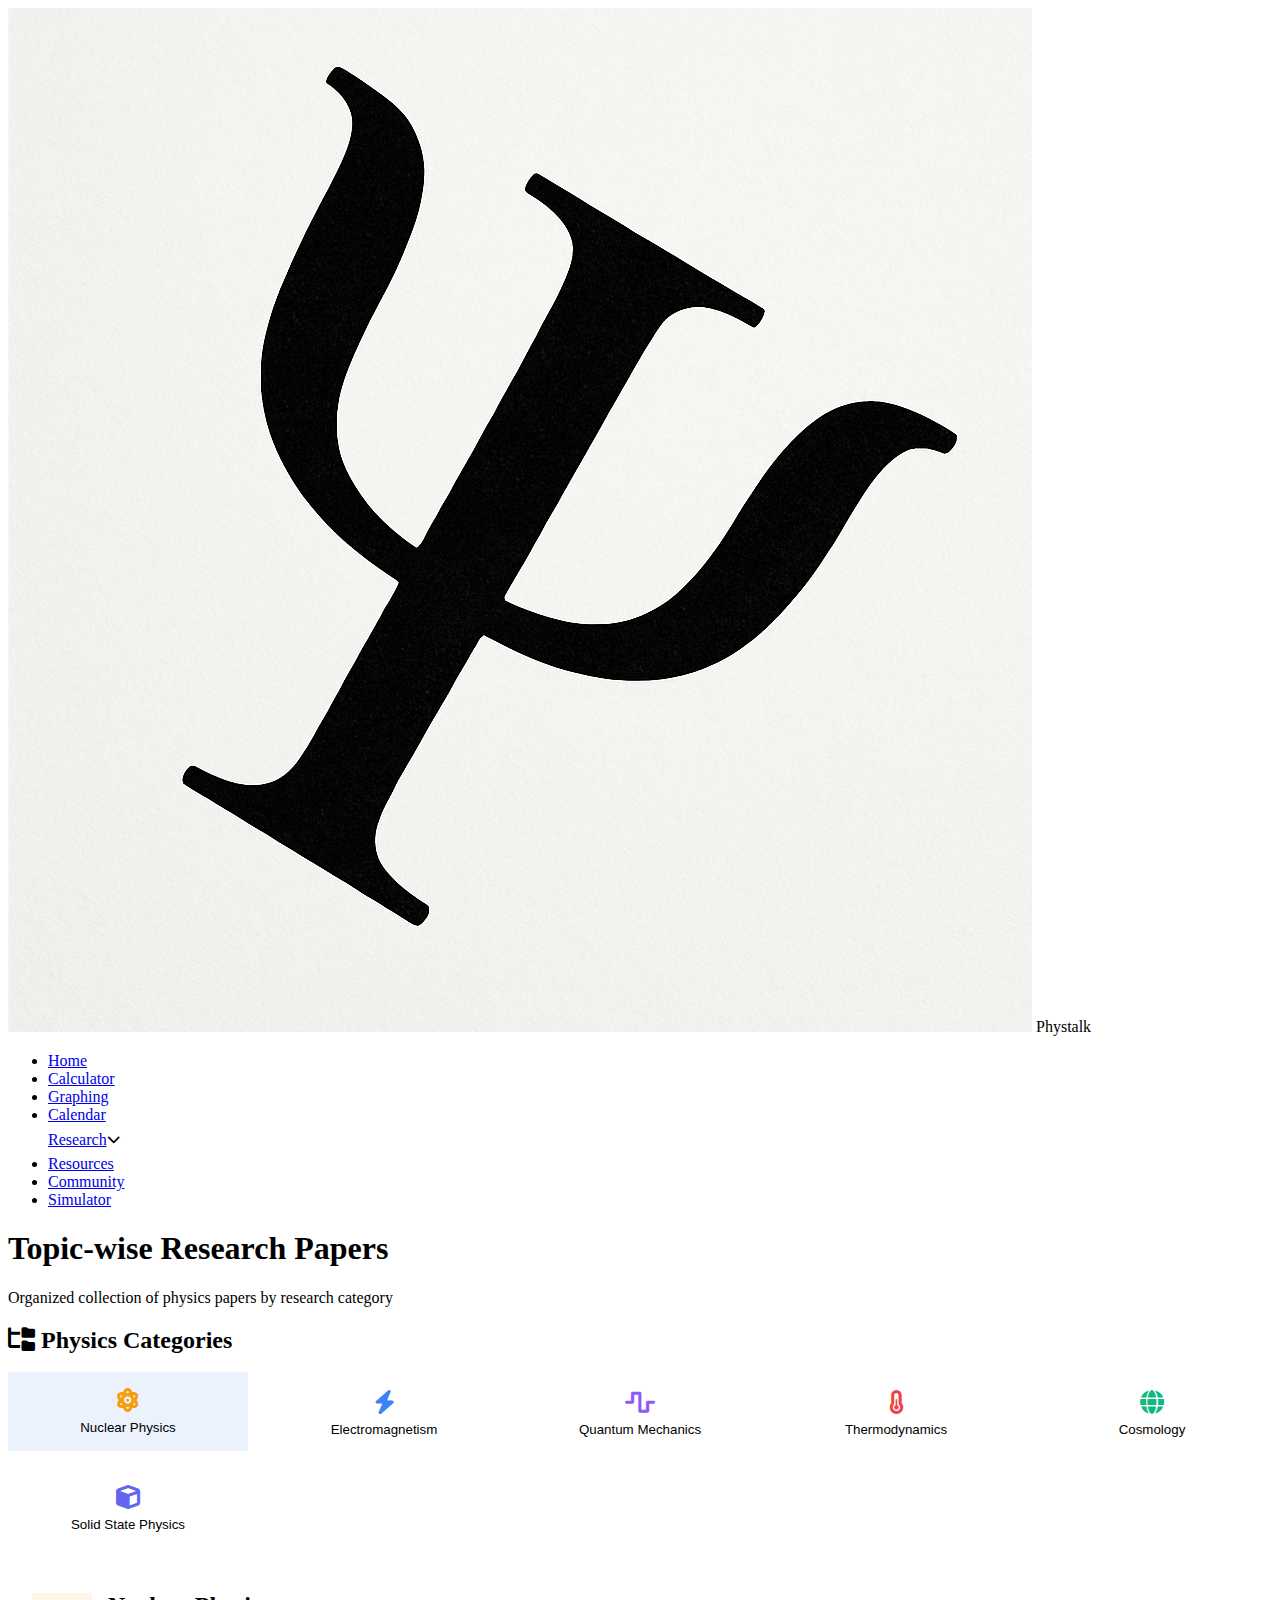
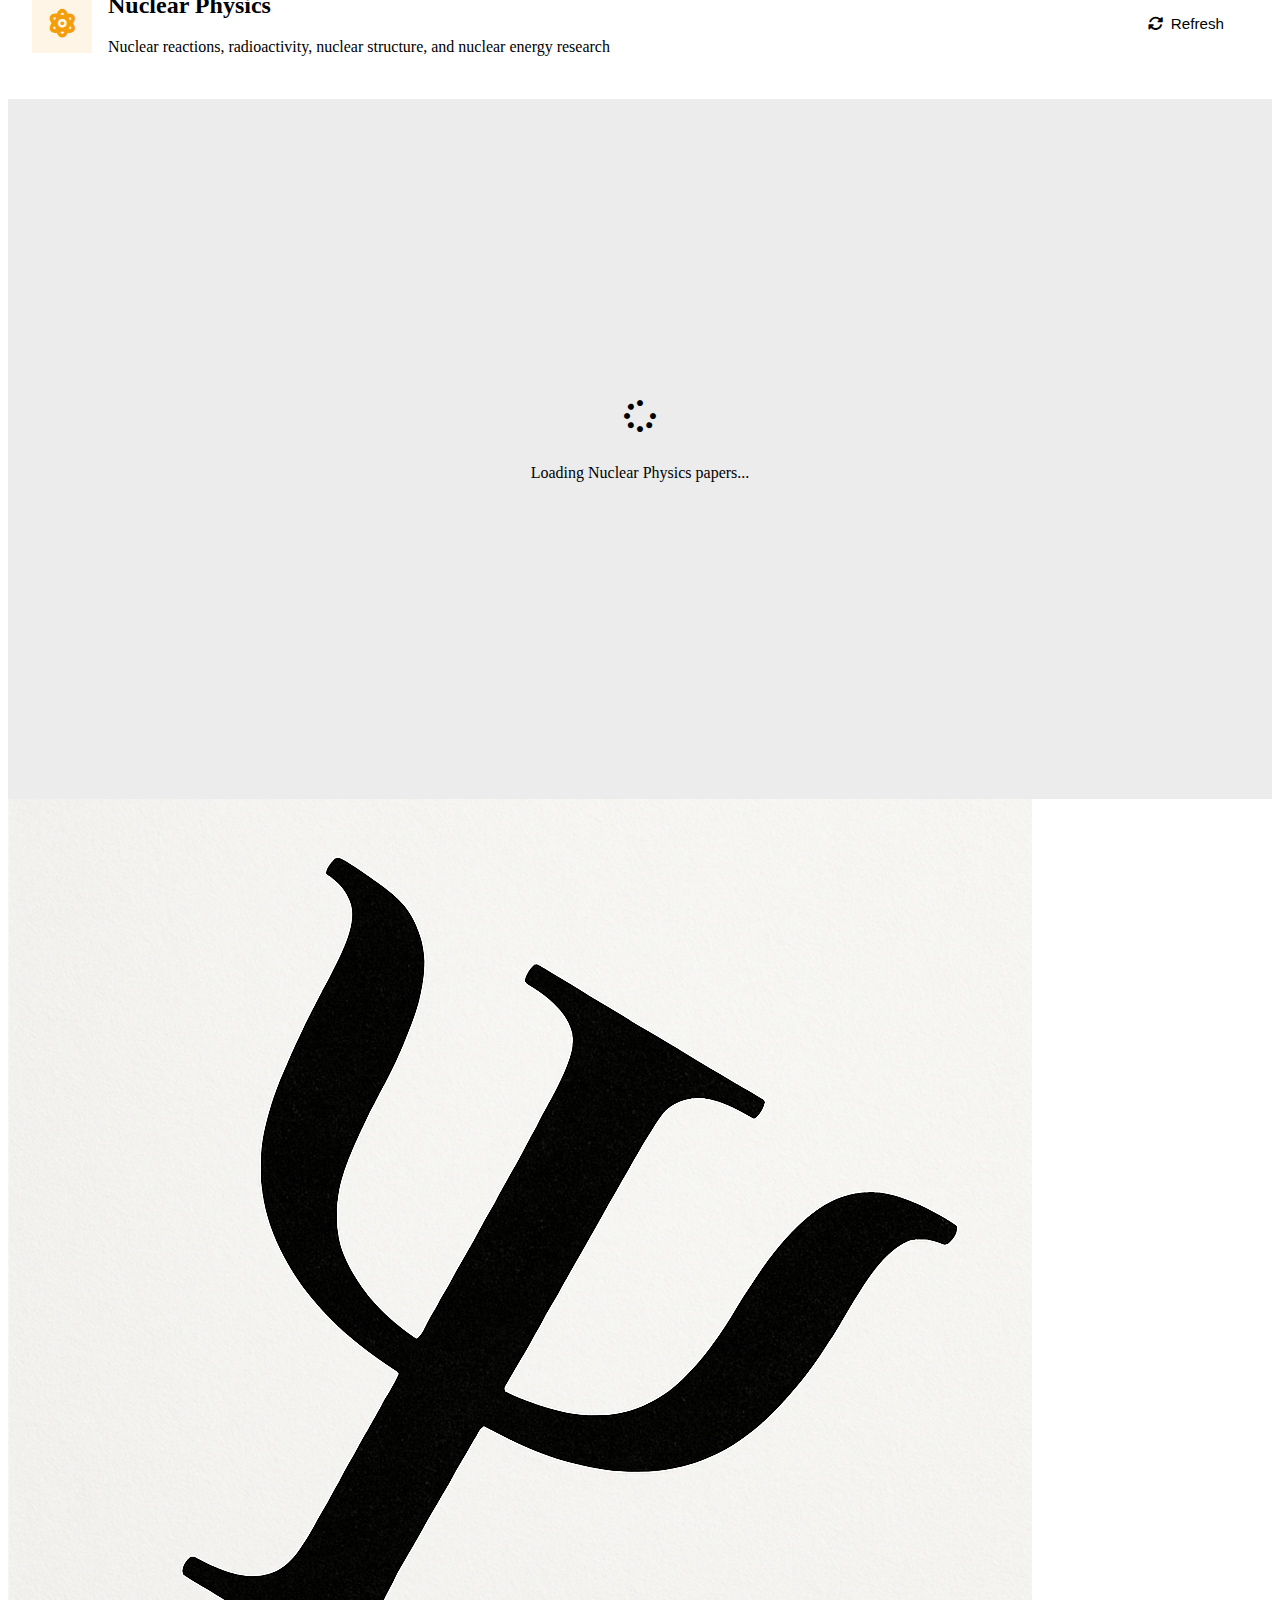
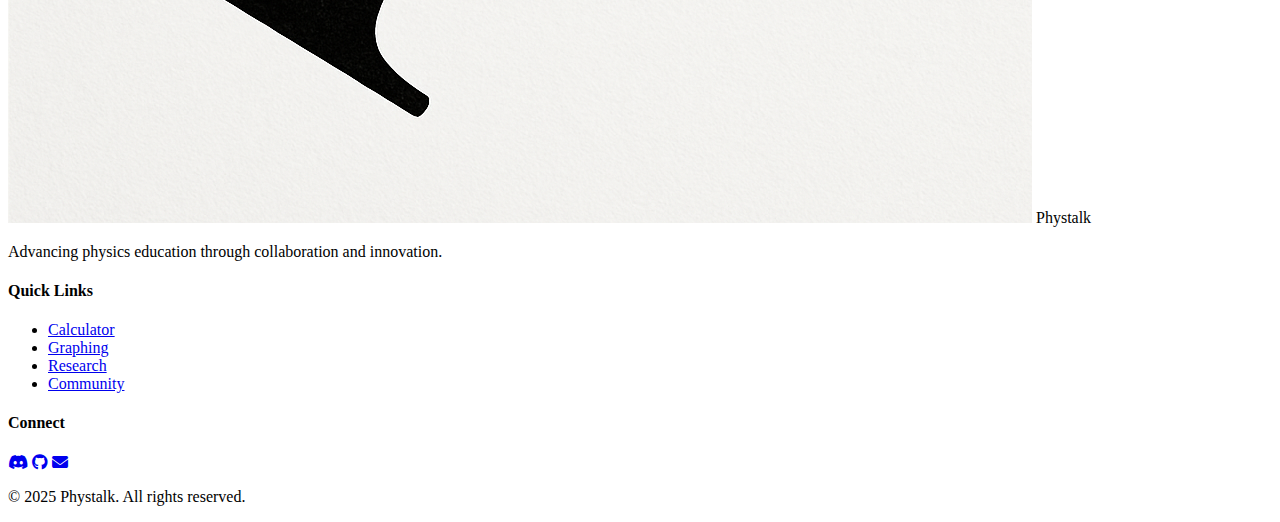
<file: topic-papers.html>
<!DOCTYPE html>
<html lang="en">
<head>
    <meta charset="UTF-8">
    <meta name="viewport" content="width=device-width, initial-scale=1.0">
    <title>Topic-wise Papers - Phystalk</title>
    <link rel="stylesheet" href="style.css">
    <link href="https://fonts.googleapis.com/css2?family=Inter:wght@300;400;500;600;700;800&family=JetBrains+Mono:wght@400;500;600&display=swap" rel="stylesheet">
    <link rel="stylesheet" href="https://cdnjs.cloudflare.com/ajax/libs/font-awesome/6.4.0/css/all.min.css">
</head>
<body>
    <!-- Header -->
    <header class="header">
        <nav class="navbar">
            <div class="logo">
                <img src="logo-psi.png" alt="Phystalk Logo" class="logo-img">
                <span class="logo-text">Phystalk</span>
            </div>
            <ul class="nav-menu">
                <li><a href="index.html" class="nav-link">Home</a></li>
                <li><a href="equation.html" class="nav-link">Calculator</a></li>
                <li><a href="desmos.html" class="nav-link">Graphing</a></li>
                <li><a href="calendar.html" class="nav-link">Calendar</a></li>
                <li class="nav-dropdown">
                    <a href="research.html" class="nav-link">Research</a>
                    <button class="dropdown-arrow" onclick="toggleDropdown()">
                        <i class="fas fa-chevron-down"></i>
                    </button>
                    <div class="dropdown-menu" id="researchDropdown">
                        <a href="research.html" class="dropdown-item">
                            <i class="fas fa-microscope"></i>
                            Current Topics
                        </a>
                        <a href="topic-papers.html" class="dropdown-item active">
                            <i class="fas fa-file-alt"></i>
                            Topic-wise Papers
                        </a>
                    </div>
                </li>
                <li><a href="resources.html" class="nav-link">Resources</a></li>
                <li><a href="discord.html" class="nav-link">Community</a></li>
                <li><a href="simulator.html" class="nav-link">Simulator</a></li>
            </ul>
            <div class="hamburger">
                <span class="bar"></span>
                <span class="bar"></span>
                <span class="bar"></span>
            </div>
        </nav>
    </header>

    <!-- Main Content -->
    <main class="main-content">
        <div class="page-container">
            <!-- Page Header -->
            <div class="page-header">
                <h1 class="page-title">Topic-wise Research Papers</h1>
                <p class="page-subtitle">Organized collection of physics papers by research category</p>
            </div>

            <!-- Category Navigation -->
            <div class="content-section category-nav-section">
                <h2 class="section-title">
                    <i class="fas fa-folder-tree"></i>
                    Physics Categories
                </h2>
                <div class="category-nav-grid">
                    <button class="nav-category-btn nuclear active" onclick="switchCategory('nuclear')">
                        <i class="fas fa-atom"></i>
                        <span>Nuclear Physics</span>
                    </button>
                    <button class="nav-category-btn electromagnetic" onclick="switchCategory('electromagnetic')">
                        <i class="fas fa-bolt"></i>
                        <span>Electromagnetism</span>
                    </button>
                    <button class="nav-category-btn quantum" onclick="switchCategory('quantum')">
                        <i class="fas fa-wave-square"></i>
                        <span>Quantum Mechanics</span>
                    </button>
                    <button class="nav-category-btn thermal" onclick="switchCategory('thermal')">
                        <i class="fas fa-thermometer-half"></i>
                        <span>Thermodynamics</span>
                    </button>
                    <button class="nav-category-btn cosmology" onclick="switchCategory('cosmology')">
                        <i class="fas fa-globe"></i>
                        <span>Cosmology</span>
                    </button>
                    <button class="nav-category-btn solid-state" onclick="switchCategory('solid-state')">
                        <i class="fas fa-cube"></i>
                        <span>Solid State Physics</span>
                    </button>
                </div>
            </div>

            <!-- Google Drive Papers Sections -->
            <div class="papers-container">
                
                <!-- Nuclear Physics -->
                <div class="paper-section active" id="nuclear" data-category="nuclear">
                    <div class="paper-header nuclear">
                        <div class="paper-info">
                            <div class="paper-icon">
                                <i class="fas fa-atom"></i>
                            </div>
                            <div class="paper-details">
                                <h2>Nuclear Physics</h2>
                                <p>Nuclear reactions, radioactivity, nuclear structure, and nuclear energy research</p>
                            </div>
                        </div>
                        <div class="paper-controls">
                            <a href="https://drive.google.com/drive/folders/1w2QcI3glcjbgWvlNnOvhKG529SfI2Z77" target="_blank" class="paper-btn primary">
                                <i class="fab fa-google-drive"></i>
                                Open in Drive
                            </a>
                            <button class="paper-btn secondary" onclick="refreshPaperSection('nuclear')">
                                <i class="fas fa-sync-alt"></i>
                                Refresh
                            </button>
                        </div>
                    </div>
                    <div class="paper-embed-wrapper">
                        <div class="paper-embed-container">
                            <iframe src="https://drive.google.com/embeddedfolderview?id=1w2QcI3glcjbgWvlNnOvhKG529SfI2Z77#grid" 
                                    class="paper-iframe" 
                                    frameborder="0">
                            </iframe>
                            <div class="paper-overlay" id="nuclear-overlay">
                                <div class="paper-loading">
                                    <i class="fas fa-spinner fa-spin"></i>
                                    <p>Loading Nuclear Physics papers...</p>
                                </div>
                            </div>
                        </div>
                    </div>
                </div>

                <!-- Electromagnetism -->
                <div class="paper-section" id="electromagnetic" data-category="electromagnetic">
                    <div class="paper-header electromagnetic">
                        <div class="paper-info">
                            <div class="paper-icon">
                                <i class="fas fa-bolt"></i>
                            </div>
                            <div class="paper-details">
                                <h2>Electromagnetism</h2>
                                <p>Electric and magnetic fields, Maxwell's equations, and electromagnetic waves</p>
                            </div>
                        </div>
                        <div class="paper-controls">
                            <a href="https://drive.google.com/drive/folders/1-qqnULLwBJTkQuywyAgHa0TaQbqkxy4H" target="_blank" class="paper-btn primary">
                                <i class="fab fa-google-drive"></i>
                                Open in Drive
                            </a>
                            <button class="paper-btn secondary" onclick="refreshPaperSection('electromagnetic')">
                                <i class="fas fa-sync-alt"></i>
                                Refresh
                            </button>
                        </div>
                    </div>
                    <div class="paper-embed-wrapper">
                        <div class="paper-embed-container">
                            <iframe src="https://drive.google.com/embeddedfolderview?id=1-qqnULLwBJTkQuywyAgHa0TaQbqkxy4H#grid" 
                                    class="paper-iframe" 
                                    frameborder="0">
                            </iframe>
                            <div class="paper-overlay" id="electromagnetic-overlay">
                                <div class="paper-loading">
                                    <i class="fas fa-spinner fa-spin"></i>
                                    <p>Loading Electromagnetism papers...</p>
                                </div>
                            </div>
                        </div>
                    </div>
                </div>

                <!-- Quantum Mechanics -->
                <div class="paper-section" id="quantum" data-category="quantum">
                    <div class="paper-header quantum">
                        <div class="paper-info">
                            <div class="paper-icon">
                                <i class="fas fa-wave-square"></i>
                            </div>
                            <div class="paper-details">
                                <h2>Quantum Mechanics</h2>
                                <p>Quantum states, operators, quantum phenomena, and quantum computing</p>
                            </div>
                        </div>
                        <div class="paper-controls">
                            <a href="https://drive.google.com/drive/folders/1cPU33qaAQ9ey9v7lOy6Yni132CiXsIY6" target="_blank" class="paper-btn primary">
                                <i class="fab fa-google-drive"></i>
                                Open in Drive
                            </a>
                            <button class="paper-btn secondary" onclick="refreshPaperSection('quantum')">
                                <i class="fas fa-sync-alt"></i>
                                Refresh
                            </button>
                        </div>
                    </div>
                    <div class="paper-embed-wrapper">
                        <div class="paper-embed-container">
                            <iframe src="https://drive.google.com/embeddedfolderview?id=1cPU33qaAQ9ey9v7lOy6Yni132CiXsIY6#grid" 
                                    class="paper-iframe" 
                                    frameborder="0">
                            </iframe>
                            <div class="paper-overlay" id="quantum-overlay">
                                <div class="paper-loading">
                                    <i class="fas fa-spinner fa-spin"></i>
                                    <p>Loading Quantum Mechanics papers...</p>
                                </div>
                            </div>
                        </div>
                    </div>
                </div>

                <!-- Thermodynamics -->
                <div class="paper-section" id="thermal" data-category="thermal">
                    <div class="paper-header thermal">
                        <div class="paper-info">
                            <div class="paper-icon">
                                <i class="fas fa-thermometer-half"></i>
                            </div>
                            <div class="paper-details">
                                <h2>Thermodynamics</h2>
                                <p>Heat, temperature, statistical mechanics, and energy transfer</p>
                            </div>
                        </div>
                        <div class="paper-controls">
                            <a href="https://drive.google.com/drive/folders/1CNjOjncA6JhzxoRtds-Q9cjc7Uu4cb6o" target="_blank" class="paper-btn primary">
                                <i class="fab fa-google-drive"></i>
                                Open in Drive
                            </a>
                            <button class="paper-btn secondary" onclick="refreshPaperSection('thermal')">
                                <i class="fas fa-sync-alt"></i>
                                Refresh
                            </button>
                        </div>
                    </div>
                    <div class="paper-embed-wrapper">
                        <div class="paper-embed-container">
                            <iframe src="https://drive.google.com/embeddedfolderview?id=1CNjOjncA6JhzxoRtds-Q9cjc7Uu4cb6o#grid" 
                                    class="paper-iframe" 
                                    frameborder="0">
                            </iframe>
                            <div class="paper-overlay" id="thermal-overlay">
                                <div class="paper-loading">
                                    <i class="fas fa-spinner fa-spin"></i>
                                    <p>Loading Thermodynamics papers...</p>
                                </div>
                            </div>
                        </div>
                    </div>
                </div>

                <!-- Cosmology -->
                <div class="paper-section" id="cosmology" data-category="cosmology">
                    <div class="paper-header cosmology">
                        <div class="paper-info">
                            <div class="paper-icon">
                                <i class="fas fa-globe"></i>
                            </div>
                            <div class="paper-details">
                                <h2>Cosmology</h2>
                                <p>Universe structure, dark matter, cosmic evolution, and astrophysics</p>
                            </div>
                        </div>
                        <div class="paper-controls">
                            <a href="https://drive.google.com/drive/folders/14r4vciKEZPI0dmcrFwrtmAdPYwWE2Vrn" target="_blank" class="paper-btn primary">
                                <i class="fab fa-google-drive"></i>
                                Open in Drive
                            </a>
                            <button class="paper-btn secondary" onclick="refreshPaperSection('cosmology')">
                                <i class="fas fa-sync-alt"></i>
                                Refresh
                            </button>
                        </div>
                    </div>
                    <div class="paper-embed-wrapper">
                        <div class="paper-embed-container">
                            <iframe src="https://drive.google.com/embeddedfolderview?id=14r4vciKEZPI0dmcrFwrtmAdPYwWE2Vrn#grid" 
                                    class="paper-iframe" 
                                    frameborder="0">
                            </iframe>
                            <div class="paper-overlay" id="cosmology-overlay">
                                <div class="paper-loading">
                                    <i class="fas fa-spinner fa-spin"></i>
                                    <p>Loading Cosmology papers...</p>
                                </div>
                            </div>
                        </div>
                    </div>
                </div>

                <!-- Solid State Physics -->
                <div class="paper-section" id="solid-state" data-category="solid-state">
                    <div class="paper-header solid-state">
                        <div class="paper-info">
                            <div class="paper-icon">
                                <i class="fas fa-cube"></i>
                            </div>
                            <div class="paper-details">
                                <h2>Solid State Physics</h2>
                                <p>Crystal structures, band theory, material properties, and condensed matter</p>
                            </div>
                        </div>
                        <div class="paper-controls">
                            <a href="https://drive.google.com/drive/folders/13xcTz7L4-hOADhGDiU1BXmvQrf_lvwJH" target="_blank" class="paper-btn primary">
                                <i class="fab fa-google-drive"></i>
                                Open in Drive
                            </a>
                            <button class="paper-btn secondary" onclick="refreshPaperSection('solid-state')">
                                <i class="fas fa-sync-alt"></i>
                                Refresh
                            </button>
                        </div>
                    </div>
                    <div class="paper-embed-wrapper">
                        <div class="paper-embed-container">
                            <iframe src="https://drive.google.com/embeddedfolderview?id=13xcTz7L4-hOADhGDiU1BXmvQrf_lvwJH#grid" 
                                    class="paper-iframe" 
                                    frameborder="0">
                            </iframe>
                            <div class="paper-overlay" id="solid-state-overlay">
                                <div class="paper-loading">
                                    <i class="fas fa-spinner fa-spin"></i>
                                    <p>Loading Solid State Physics papers...</p>
                                </div>
                            </div>
                        </div>
                    </div>
                </div>

            </div>
        </div>
    </main>

    <!-- Footer -->
    <footer class="footer">
        <div class="container">
            <div class="footer-content">
                <div class="footer-section">
                    <div class="logo">
                        <img src="logo-psi.png" alt="Phystalk Logo" class="logo-img">
                        <span class="logo-text">Phystalk</span>
                    </div>
                    <p>Advancing physics education through collaboration and innovation.</p>
                </div>
                <div class="footer-section">
                    <h4>Quick Links</h4>
                    <ul>
                        <li><a href="equation.html">Calculator</a></li>
                        <li><a href="desmos.html">Graphing</a></li>
                        <li><a href="research.html">Research</a></li>
                        <li><a href="discord.html">Community</a></li>
                    </ul>
                </div>
                <div class="footer-section">
                    <h4>Connect</h4>
                    <div class="social-links">
                        <a href="discord.html" class="social-link"><i class="fab fa-discord"></i></a>
                        <a href="#" class="social-link"><i class="fab fa-github"></i></a>
                        <a href="#" class="social-link"><i class="fas fa-envelope"></i></a>
                    </div>
                </div>
            </div>
            <div class="footer-bottom">
                <p>&copy; 2025 Phystalk. All rights reserved.</p>
            </div>
        </div>
    </footer>

    <script>
        // Global functions
        window.toggleDropdown = toggleDropdown;
        window.switchCategory = switchCategory;
        window.refreshPaperSection = refreshPaperSection;

        // Dropdown functionality
        function toggleDropdown() {
            const dropdown = document.getElementById('researchDropdown');
            const arrow = document.querySelector('.dropdown-arrow i');
            
            dropdown.classList.toggle('active');
            arrow.style.transform = dropdown.classList.contains('active') ? 'rotate(180deg)' : 'rotate(0deg)';
        }

        // Close dropdown when clicking outside
        document.addEventListener('click', function(event) {
            const dropdown = document.getElementById('researchDropdown');
            const navDropdown = document.querySelector('.nav-dropdown');
            
            if (!navDropdown.contains(event.target)) {
                dropdown.classList.remove('active');
                document.querySelector('.dropdown-arrow i').style.transform = 'rotate(0deg)';
            }
        });

        // Switch between category sections
        function switchCategory(categoryId) {
            // Hide all sections
            document.querySelectorAll('.paper-section').forEach(section => {
                section.classList.remove('active');
            });
            
            // Remove active state from nav buttons
            document.querySelectorAll('.nav-category-btn').forEach(btn => {
                btn.classList.remove('active');
            });
            
            // Show selected section
            const targetSection = document.getElementById(categoryId);
            if (targetSection) {
                targetSection.classList.add('active');
                
                // Add active state to corresponding nav button
                const navBtn = document.querySelector(`.nav-category-btn.${categoryId}`);
                if (navBtn) {
                    navBtn.classList.add('active');
                }
                
                // Scroll to section
                targetSection.scrollIntoView({ 
                    behavior: 'smooth',
                    block: 'start'
                });
            }
        }

        // Refresh specific paper section
        function refreshPaperSection(categoryId) {
            const iframe = document.querySelector(`#${categoryId} .paper-iframe`);
            const refreshBtn = document.querySelector(`#${categoryId} .paper-btn.secondary`);
            const overlay = document.getElementById(`${categoryId}-overlay`);
            
            if (iframe && refreshBtn && overlay) {
                // Show loading overlay
                overlay.style.display = 'flex';
                refreshBtn.innerHTML = '<i class="fas fa-spinner fa-spin"></i> Refreshing...';
                refreshBtn.disabled = true;
                
                // Reload iframe
                iframe.src = iframe.src;
                
                // Hide overlay and reset button after iframe loads
                setTimeout(() => {
                    overlay.style.display = 'none';
                    refreshBtn.innerHTML = '<i class="fas fa-sync-alt"></i> Refresh';
                    refreshBtn.disabled = false;
                }, 2000);
            }
        }

        // Initialize page
        document.addEventListener('DOMContentLoaded', function() {
            // Handle URL hash navigation
            if (window.location.hash) {
                const targetCategory = window.location.hash.substring(1);
                const validCategories = ['nuclear', 'electromagnetic', 'quantum', 'thermal', 'cosmology', 'solid-state'];
                if (validCategories.includes(targetCategory)) {
                    setTimeout(() => {
                        switchCategory(targetCategory);
                    }, 500);
                }
            }
            
            // Hide loading overlays when iframes load
            document.querySelectorAll('.paper-iframe').forEach(iframe => {
                iframe.addEventListener('load', function() {
                    const section = this.closest('.paper-section');
                    const overlay = section.querySelector('.paper-overlay');
                    setTimeout(() => {
                        overlay.style.display = 'none';
                    }, 1000);
                });
            });
            
            // Mobile navigation
            const hamburger = document.querySelector('.hamburger');
            const navMenu = document.querySelector('.nav-menu');

            if (hamburger && navMenu) {
                hamburger.addEventListener('click', () => {
                    hamburger.classList.toggle('active');
                    navMenu.classList.toggle('active');
                });

                document.querySelectorAll('.nav-link').forEach(n => n.addEventListener('click', () => {
                    hamburger.classList.remove('active');
                    navMenu.classList.remove('active');
                }));
            }
        });
    </script>

    <style>
        /* Navigation Dropdown Styles */
        .nav-dropdown {
            position: relative;
            display: flex;
            align-items: center;
        }

        .dropdown-arrow {
            background: none;
            border: none;
            color: var(--text-secondary);
            cursor: pointer;
            padding: 0.5rem;
            margin-left: -0.5rem;
            border-radius: var(--border-radius);
            transition: var(--transition);
        }

        .dropdown-arrow:hover {
            color: var(--primary-blue);
            background: rgba(59, 130, 246, 0.1);
        }

        .dropdown-arrow i {
            transition: transform 0.3s ease;
        }

        .dropdown-menu {
            position: absolute;
            top: 100%;
            left: 0;
            background: var(--secondary-bg);
            border: 1px solid var(--border-color);
            border-radius: var(--border-radius);
            box-shadow: var(--shadow-lg);
            opacity: 0;
            visibility: hidden;
            transform: translateY(-10px);
            transition: var(--transition);
            min-width: 200px;
            z-index: 1000;
            margin-top: 0.5rem;
        }

        .dropdown-menu.active {
            opacity: 1;
            visibility: visible;
            transform: translateY(0);
        }

        .dropdown-item {
            display: flex;
            align-items: center;
            gap: 0.75rem;
            padding: 0.75rem 1rem;
            color: var(--text-secondary);
            text-decoration: none;
            transition: var(--transition);
            border-bottom: 1px solid var(--border-color);
        }

        .dropdown-item:last-child {
            border-bottom: none;
        }

        .dropdown-item:hover,
        .dropdown-item.active {
            background: var(--accent-bg);
            color: var(--primary-blue);
        }

        .dropdown-item i {
            width: 16px;
            text-align: center;
        }

        /* Category Navigation */
        .category-nav-section {
            background: var(--accent-bg);
            border: 1px solid var(--border-color);
        }

        .category-nav-grid {
            display: grid;
            grid-template-columns: repeat(auto-fit, minmax(200px, 1fr));
            gap: 1rem;
            margin-top: 1rem;
        }

        .nav-category-btn {
            display: flex;
            flex-direction: column;
            align-items: center;
            gap: 0.5rem;
            padding: 1rem;
            background: var(--secondary-bg);
            border: 1px solid var(--border-color);
            border-radius: var(--border-radius);
            color: var(--text-secondary);
            cursor: pointer;
            transition: var(--transition);
            font-weight: 500;
        }

        .nav-category-btn:hover,
        .nav-category-btn.active {
            border-color: var(--primary-blue);
            color: var(--primary-blue);
            background: rgba(59, 130, 246, 0.1);
            transform: translateY(-2px);
        }

        .nav-category-btn i {
            font-size: 1.5rem;
        }

        /* Category-specific colors for nav buttons */
        .nav-category-btn.nuclear i { color: #f59e0b; }
        .nav-category-btn.electromagnetic i { color: #3b82f6; }
        .nav-category-btn.quantum i { color: #8b5cf6; }
        .nav-category-btn.thermal i { color: #ef4444; }
        .nav-category-btn.cosmology i { color: #10b981; }
        .nav-category-btn.solid-state i { color: #6366f1; }

        /* Papers Container */
        .papers-container {
            display: flex;
            flex-direction: column;
            gap: 2rem;
        }

        .paper-section {
            display: none;
        }

        .paper-section.active {
            display: block;
        }

        /* Enhanced Paper Section Styling */
        .paper-header {
            background: linear-gradient(135deg, var(--accent-bg), var(--secondary-bg));
            border: 1px solid var(--border-color);
            border-radius: var(--border-radius) var(--border-radius) 0 0;
            padding: 1.5rem;
            display: flex;
            justify-content: space-between;
            align-items: center;
            gap: 2rem;
            position: relative;
            overflow: hidden;
        }

        .paper-header::before {
            content: '';
            position: absolute;
            top: 0;
            left: -100%;
            width: 100%;
            height: 4px;
            background: var(--gradient-primary);
            transition: left 0.8s;
        }

        .paper-header:hover::before {
            left: 100%;
        }

        .paper-info {
            display: flex;
            align-items: center;
            gap: 1rem;
            flex: 1;
        }

        .paper-icon {
            width: 60px;
            height: 60px;
            border-radius: var(--border-radius);
            display: flex;
            align-items: center;
            justify-content: center;
            font-size: 1.8rem;
            flex-shrink: 0;
        }

        /* Category-specific colors for headers */
        .paper-header.nuclear .paper-icon {
            background: rgba(245, 158, 11, 0.1);
            color: #f59e0b;
        }

        .paper-header.electromagnetic .paper-icon {
            background: rgba(59, 130, 246, 0.1);
            color: #3b82f6;
        }

        .paper-header.quantum .paper-icon {
            background: rgba(139, 92, 246, 0.1);
            color: #8b5cf6;
        }

        .paper-header.thermal .paper-icon {
            background: rgba(239, 68, 68, 0.1);
            color: #ef4444;
        }

        .paper-header.cosmology .paper-icon {
            background: rgba(16, 185, 129, 0.1);
            color: #10b981;
        }

        .paper-header.solid-state .paper-icon {
            background: rgba(99, 102, 241, 0.1);
            color: #6366f1;
        }

        .paper-details h2 {
            font-size: 1.5rem;
            font-weight: 600;
            color: var(--text-primary);
            margin-bottom: 0.5rem;
        }

        .paper-details p {
            color: var(--text-secondary);
            line-height: 1.5;
        }

        .paper-controls {
            display: flex;
            gap: 1rem;
        }

        .paper-btn {
            display: inline-flex;
            align-items: center;
            gap: 0.5rem;
            padding: 0.75rem 1.5rem;
            border-radius: var(--border-radius);
            font-weight: 500;
            transition: var(--transition);
            text-decoration: none;
            border: none;
            cursor: pointer;
            font-size: 0.95rem;
        }

        .paper-btn.primary {
            background: var(--gradient-primary);
            color: white;
        }

        .paper-btn.secondary {
            background: var(--accent-bg);
            color: var(--text-secondary);
            border: 1px solid var(--border-color);
        }

        .paper-btn:hover:not(:disabled) {
            transform: translateY(-2px);
            box-shadow: 0 6px 20px rgba(59, 130, 246, 0.3);
        }

        .paper-btn.secondary:hover:not(:disabled) {
            color: var(--primary-blue);
            border-color: var(--primary-blue);
        }

        .paper-btn:disabled {
            opacity: 0.6;
            cursor: not-allowed;
        }

        /* Enhanced Paper Embed */
        .paper-embed-wrapper {
            background: var(--secondary-bg);
            border: 1px solid var(--border-color);
            border-top: none;
            border-radius: 0 0 var(--border-radius) var(--border-radius);
            overflow: hidden;
        }

        .paper-embed-container {
            position: relative;
            height: 700px;
            background: var(--primary-bg);
        }

        .paper-iframe {
            width: 100%;
            height: 100%;
            border: none;
            background: white;
            filter: contrast(0.95) brightness(0.95);
        }

        .paper-overlay {
            position: absolute;
            top: 0;
            left: 0;
            right: 0;
            bottom: 0;
            background: var(--secondary-bg);
            display: flex;
            align-items: center;
            justify-content: center;
            z-index: 10;
        }

        .paper-loading {
            text-align: center;
            color: var(--text-secondary);
        }

        .paper-loading i {
            font-size: 2rem;
            margin-bottom: 1rem;
            color: var(--primary-blue);
        }

        /* Mobile Responsive */
        @media (max-width: 768px) {
            .dropdown-menu {
                left: -50px;
                right: 0;
            }

            .nav-dropdown {
                position: static;
            }

            .nav-menu.active .dropdown-menu {
                position: static;
                opacity: 1;
                visibility: visible;
                transform: none;
                background: var(--accent-bg);
                border: none;
                box-shadow: none;
                margin: 0.5rem 0;
            }

            .category-nav-grid {
                grid-template-columns: repeat(2, 1fr);
            }

            .paper-header {
                flex-direction: column;
                gap: 1rem;
                align-items: flex-start;
            }

            .paper-info {
                align-items: flex-start;
            }

            .paper-controls {
                width: 100%;
                justify-content: center;
            }

            .paper-btn {
                flex: 1;
                justify-content: center;
            }

            .paper-embed-container {
                height: 500px;
            }
        }

        @media (max-width: 480px) {
            .category-nav-grid {
                grid-template-columns: 1fr;
            }

            .paper-embed-container {
                height: 400px;
            }

            .paper-controls {
                flex-direction: column;
            }

            .paper-icon {
                width: 50px;
                height: 50px;
                font-size: 1.5rem;
            }

            .paper-details h2 {
                font-size: 1.2rem;
            }
        }
    </style>
</body>
</html>
</file>
<file: style.css>

</file>
<file: styles.css>
body {
  margin: 0;
  font-family: 'Segoe UI', sans-serif;
  background-color: #0c1026;
  color: #fff;
  display: flex;
  min-height: 100vh;
}

.sidebar {
  width: 240px;
  background-color: #1a1e3a;
  padding: 20px;
  box-shadow: 2px 0 5px rgba(0,0,0,0.2);
  position: fixed;
  height: 100%;
}

.sidebar h2 {
  color: #00f5ff;
  margin-bottom: 30px;
}

.sidebar a {
  display: block;
  margin: 15px 0;
  text-decoration: none;
  color: #ccc;
  font-weight: bold;
}

.sidebar a:hover {
  color: #00f5ff;
}

.main {
  margin-left: 260px;
  padding: 30px;
  flex: 1;
}

iframe {
  width: 100%;
  height: 600px;
  border: none;
  border-radius: 10px;
}

button {
  background-color: #00f5ff;
  color: #000;
  border: none;
  padding: 10px 20px;
  border-radius: 6px;
  cursor: pointer;
  margin-top: 20px;
}
</file>
